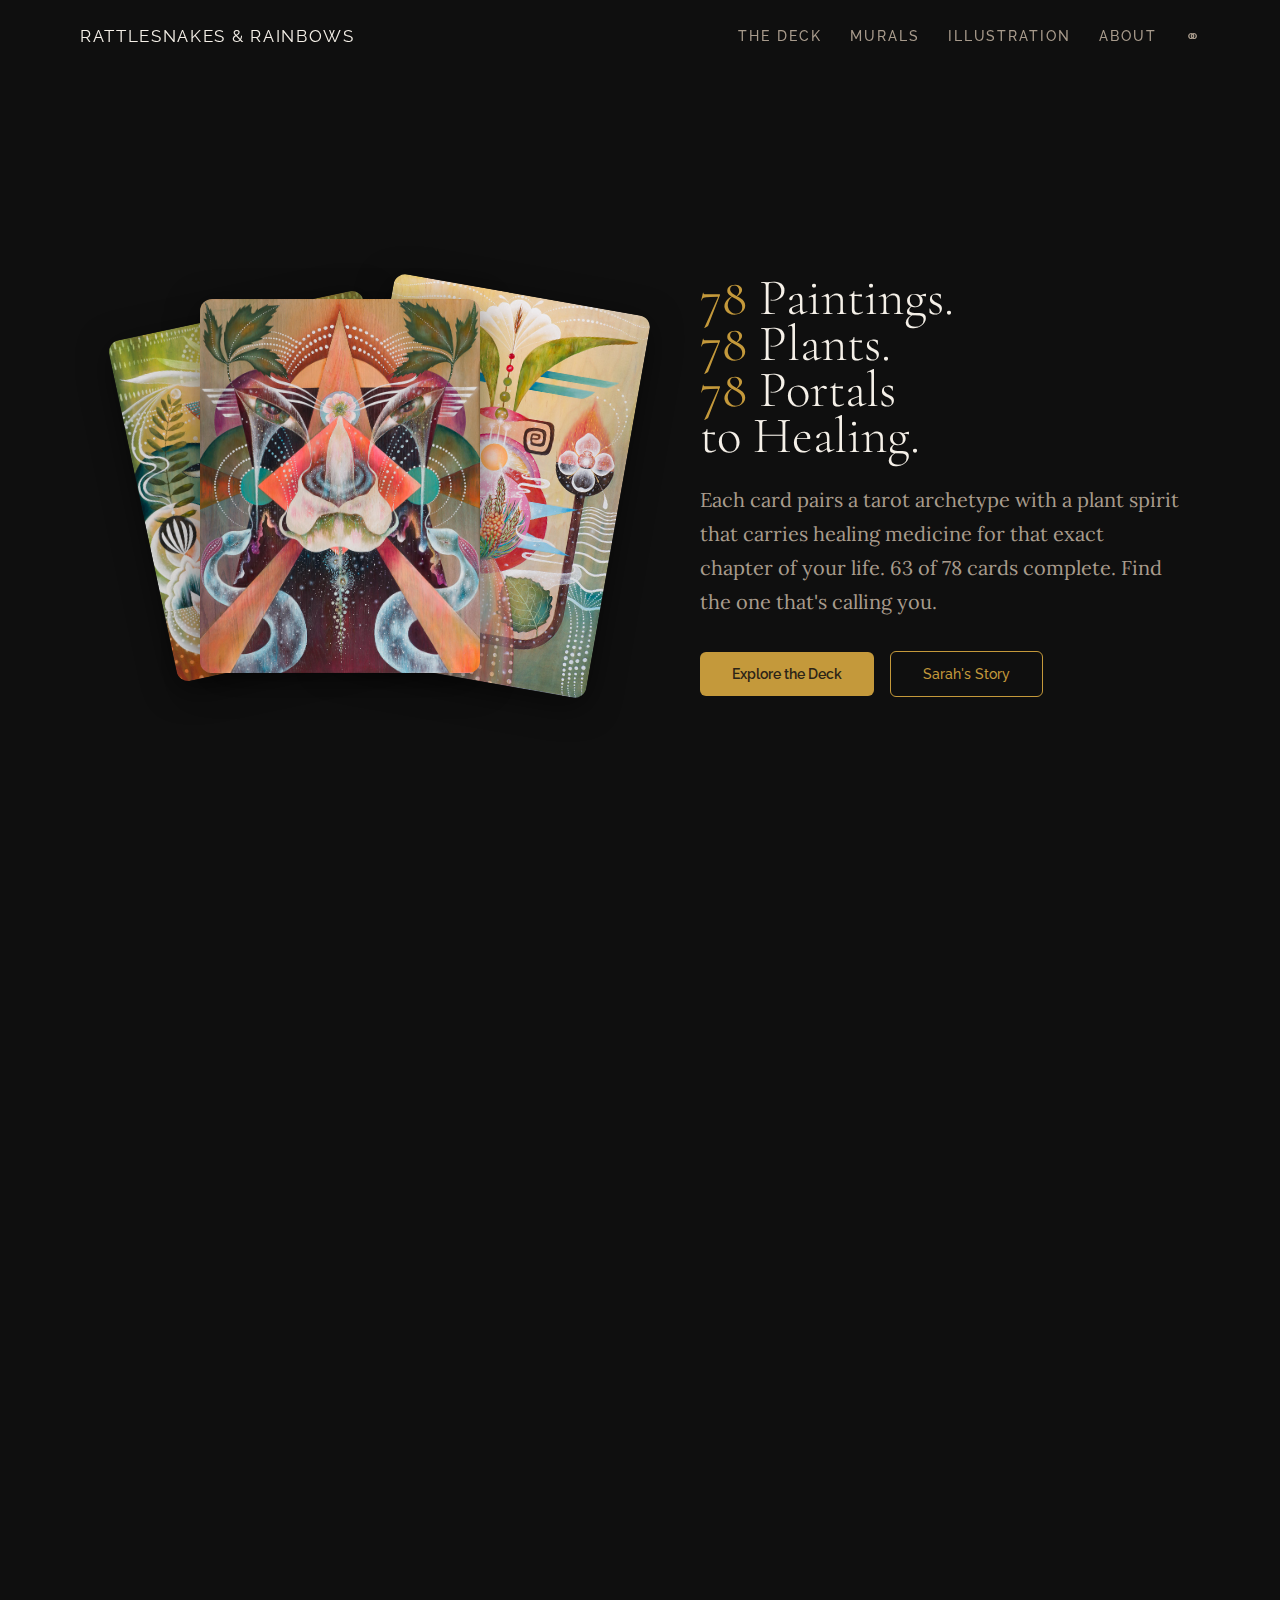
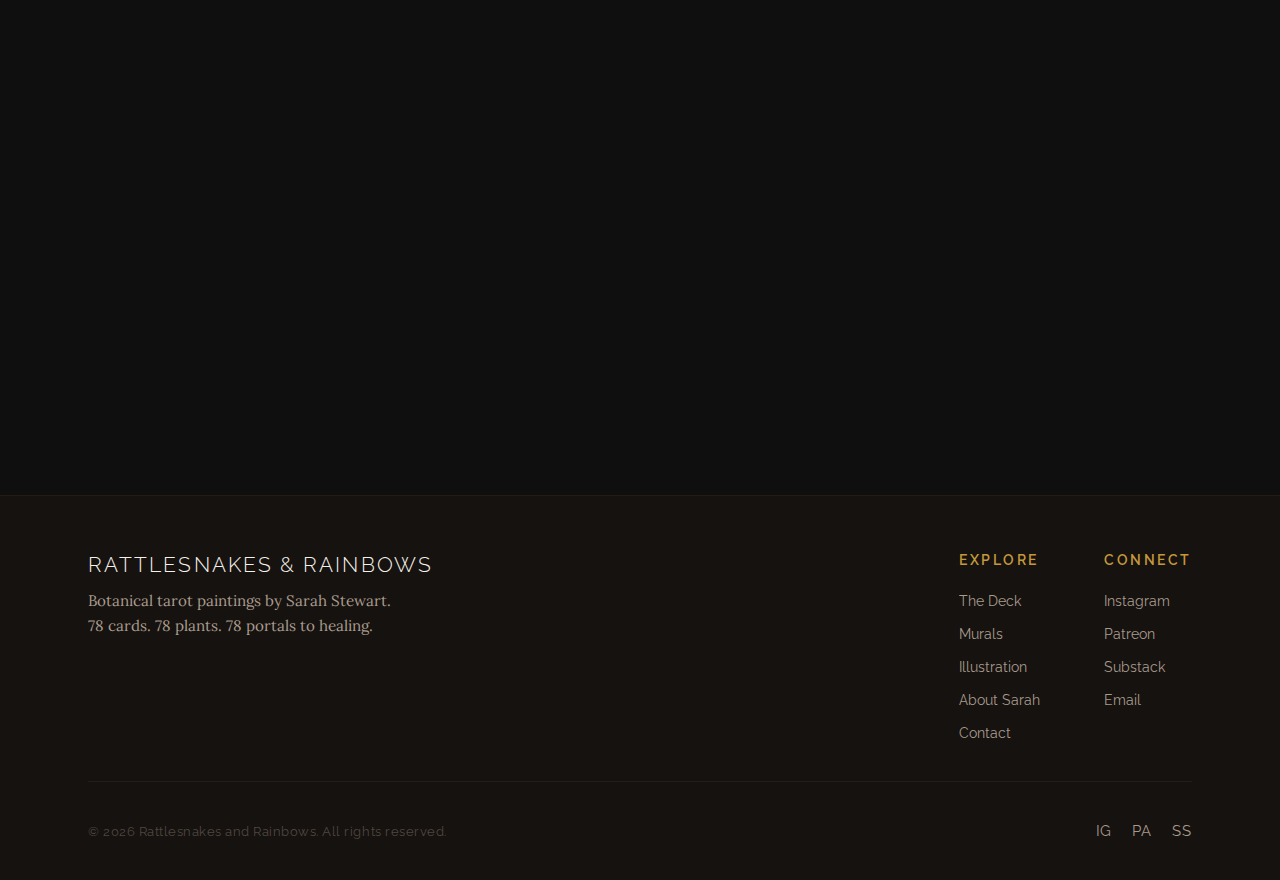
<file: index.html>
<!DOCTYPE html>
<html lang="en">
<head>
  <meta charset="UTF-8">
  <meta name="viewport" content="width=device-width, initial-scale=1.0, maximum-scale=1.0, user-scalable=no">
  <meta name="description" content="Rattlesnakes & Rainbows — 78 botanical tarot paintings by Sarah Stewart. Each card pairs a tarot archetype with a plant spirit and its healing medicine.">
  <title>Rattlesnakes & Rainbows — Botanical Tarot by Sarah Stewart</title>
  <link rel="preconnect" href="https://fonts.googleapis.com">
  <link rel="preconnect" href="https://fonts.gstatic.com" crossorigin>
  <link href="https://fonts.googleapis.com/css2?family=Cormorant+Garamond:ital,wght@0,300;0,400;0,600;0,700;1,300;1,400&family=Lora:ital,wght@0,400;0,500;0,600;1,400;1,500&family=Raleway:wght@300;400;500;600;700&display=swap" rel="stylesheet">
  <link rel="stylesheet" href="css/main.css?v=7">
  <link rel="stylesheet" href="css/pages/home.css?v=7">
</head>
<body>

  <a class="skip-link" href="#main-content">Skip to main content</a>

  <nav class="site-nav" aria-label="Main navigation">
    <a href="index.html" class="site-nav-logo">Rattlesnakes & Rainbows</a>
    <div class="site-nav-links">
      <a href="shop.html">The Deck</a>
      <a href="murals.html">Murals</a>
      <a href="illustration.html">Illustration</a>
      <a href="about.html">About</a>
    </div>
    <button type="button" class="site-nav-cart" aria-label="Shopping cart">&#9901;</button>
    <button type="button" class="nav-hamburger" aria-label="Menu" aria-expanded="false" aria-controls="mobile-menu">
      <span></span><span></span><span></span>
    </button>
  </nav>

  <!-- Mobile menu overlay -->
  <nav class="mobile-menu" id="mobile-menu" aria-hidden="true" aria-label="Mobile navigation">
    <a href="shop.html">The Deck</a>
    <a href="murals.html">Murals</a>
    <a href="illustration.html">Illustration</a>
    <a href="about.html">About</a>
    <a href="contact.html">Contact</a>
  </nav>

  <section class="hero" id="main-content">
    <div class="hero-cards">
      <div class="hero-card">
        <img src="assets/images/cards/hierophant.jpg" alt="The Hierophant — botanical tarot painting">
      </div>
      <div class="hero-card">
        <img src="assets/images/cards/death-card.jpg" alt="The Death Card — botanical tarot painting">
      </div>
      <div class="hero-card">
        <img src="assets/images/cards/fool.jpg" alt="The Fool — botanical tarot painting">
      </div>
    </div>
    <div class="hero-text">
      <h1 class="hero-headline">
        <span class="num">78</span> Paintings.<br>
        <span class="num">78</span> Plants.<br>
        <span class="num">78</span> Portals<br>
        to Healing.
      </h1>
      <p class="hero-body">
        Each card pairs a tarot archetype with a plant spirit that carries healing medicine for that exact chapter of your life. 63 of 78 cards complete. Find the one that's calling you.
      </p>
      <div class="hero-cta-row">
        <a class="btn btn-primary" href="shop.html">Explore the Deck</a>
        <a class="btn btn-secondary" href="about.html">Sarah's Story</a>
      </div>
    </div>
  </section>

  <section class="philosophy-bridge reveal">
    <div class="philosophy-bridge-inner">
      <blockquote class="philosophy-quote">
        "The cards act as a bridge to our subconscious. They become a mirror for us that reflects back the symbols and messages that want to reach us from the spirit realm."
      </blockquote>
      <cite class="philosophy-attribution">Sarah Stewart</cite>
    </div>
  </section>

  <section class="featured-section reveal">
    <div class="featured-inner">
      <div class="featured-header">
        <h2>Featured Cards</h2>
        <p>Begin your journey with these three portals</p>
      </div>
      <div class="featured-grid">
        <!-- Card 1 -->
        <div class="tarot-card">
          <a href="card-death.html">
            <div class="tarot-card-inner">
              <div class="tarot-card-image">
                <img src="assets/images/cards/death-card.jpg" alt="The Death Card" loading="lazy">
              </div>
              <div class="tarot-card-info">
                <div class="tarot-card-name">The Death Card</div>
                <div class="tarot-card-plant">Angels Trumpet, Black Cohosh & Rose</div>
              </div>
            </div>
            <div class="featured-hook">When something must end so something new can begin</div>

          </a>
        </div>
        <!-- Card 2 -->
        <div class="tarot-card">
          <a href="#">
            <div class="tarot-card-inner">
              <div class="tarot-card-image">
                <img src="assets/images/cards/hierophant.jpg" alt="The Hierophant" loading="lazy">
              </div>
              <div class="tarot-card-info">
                <div class="tarot-card-name">The Hierophant</div>
                <div class="tarot-card-plant">Mullein, Boneset & Purple Coneflower</div>
              </div>
            </div>
            <div class="featured-hook">Finding the teacher within the tradition</div>

          </a>
        </div>
        <!-- Card 3 -->
        <div class="tarot-card">
          <a href="#">
            <div class="tarot-card-inner">
              <div class="tarot-card-image">
                <img src="assets/images/cards/fool.jpg" alt="The Fool" loading="lazy">
              </div>
              <div class="tarot-card-info">
                <div class="tarot-card-name">The Fool</div>
                <div class="tarot-card-plant">Clematis & Wild Oat</div>
              </div>
            </div>
            <div class="featured-hook">The leap before the logic</div>

          </a>
        </div>
      </div>
      <div class="featured-cta">
        <a class="btn btn-primary" href="shop.html">Shop the Full Deck</a>
      </div>
    </div>
  </section>

  <section class="murals-preview reveal">
    <div class="murals-preview-inner">
      <div class="murals-preview-text">
        <h2>Sacred Murals</h2>
        <p>Bring the medicine to your walls. Sarah paints large-scale botanical murals that transform spaces into living sanctuaries. From Annie O's Cafe in Charleston to private residences across the Southeast, each mural carries the same healing intention as the tarot paintings.</p>
        <div class="murals-preview-ctas">
          <a class="btn btn-secondary" href="murals.html">View Mural Portfolio</a>
          <a class="btn btn-secondary" href="contact.html">Commission a Mural</a>
        </div>
      </div>
      <div class="murals-preview-images">
        <img src="assets/images/murals/mural-6.jpg" alt="Annie O's Cafe interior with geometric mural, Charleston SC" loading="lazy">
        <img src="assets/images/murals/mural-7.jpg" alt="Mushroom Barn Quilt mural" loading="lazy">
        <img src="assets/images/murals/mural-5.jpg" alt="Snake and botanicals mural in private residence" loading="lazy">
        <img src="assets/images/murals/mural-2.jpg" alt="Pink Spoonbill mural by Sarah Stewart" loading="lazy">
        <img src="assets/images/murals/mural-8.jpg" alt="Botanical mural on building exterior, 4610 Spruil" loading="lazy">
        <img src="assets/images/murals/mural-3.jpg" alt="Moroccan Horses mural by Sarah Stewart" loading="lazy">
        <img src="assets/images/murals/mural-1.jpg" alt="Geometric mural on storefront entrance by Sarah Stewart" loading="lazy">
        <img src="assets/images/murals/mural-4.jpg" alt="Folly Beach mural by Sarah Stewart" loading="lazy">
      </div>
    </div>
  </section>

  <section class="section section--dark reveal">
    <div class="section-inner" style="text-align: center;">
      <div class="signup-section">
        <h2 class="signup-heading">Follow the Journey</h2>
        <p class="signup-text">15 cards remain. Follow along as the deck comes to life. New card reveals, behind-the-scenes process, and first access when the full 78-card deck publishes.</p>
        <form class="signup-form" action="#" method="post">
          <label for="newsletter-email" class="visually-hidden">Email address</label>
          <input type="email" id="newsletter-email" name="email" placeholder="Your email address" required autocomplete="email">
          <button type="submit">Subscribe</button>
        </form>
      </div>
    </div>
  </section>

  <footer class="site-footer">
    <div class="footer-inner">
      <div class="footer-top">
        <div class="footer-brand">
          <div class="footer-logo">Rattlesnakes & Rainbows</div>
          <p>Botanical tarot paintings by Sarah Stewart. 78 cards. 78 plants. 78 portals to healing.</p>
        </div>
        <div class="footer-col">
          <div class="footer-col-title">Explore</div>
          <a href="shop.html">The Deck</a>
          <a href="murals.html">Murals</a>
          <a href="illustration.html">Illustration</a>
          <a href="about.html">About Sarah</a>
          <a href="contact.html">Contact</a>
        </div>
        <div class="footer-col">
          <div class="footer-col-title">Connect</div>
          <a href="#">Instagram</a>
          <a href="#">Patreon</a>
          <a href="#">Substack</a>
          <a href="#">Email</a>
        </div>
      </div>
      <div class="footer-bottom">
        <div class="footer-copyright">&copy; 2026 Rattlesnakes and Rainbows. All rights reserved.</div>
        <div class="footer-social">
          <a href="#">IG</a>
          <a href="#">PA</a>
          <a href="#">SS</a>
        </div>
      </div>
    </div>
  </footer>

  <script src="js/main.js"></script>
</body>
</html>
</file>
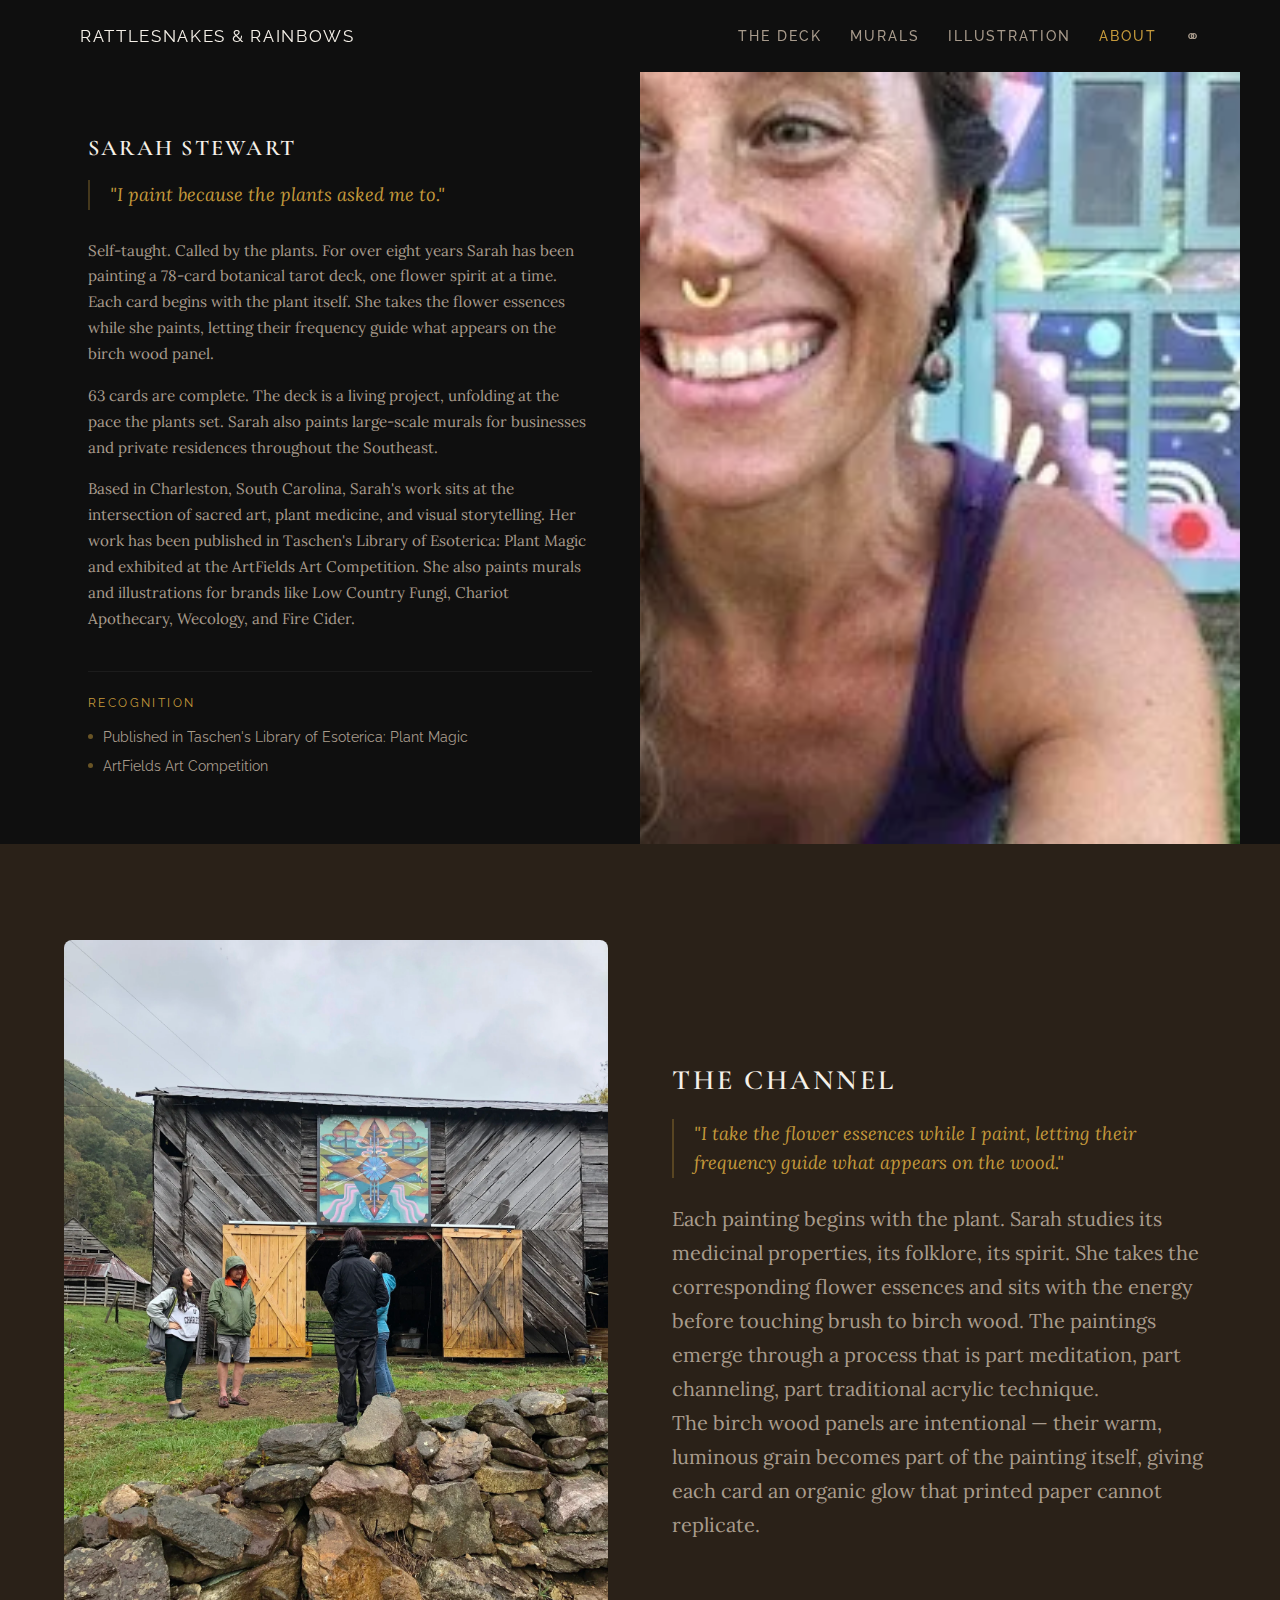
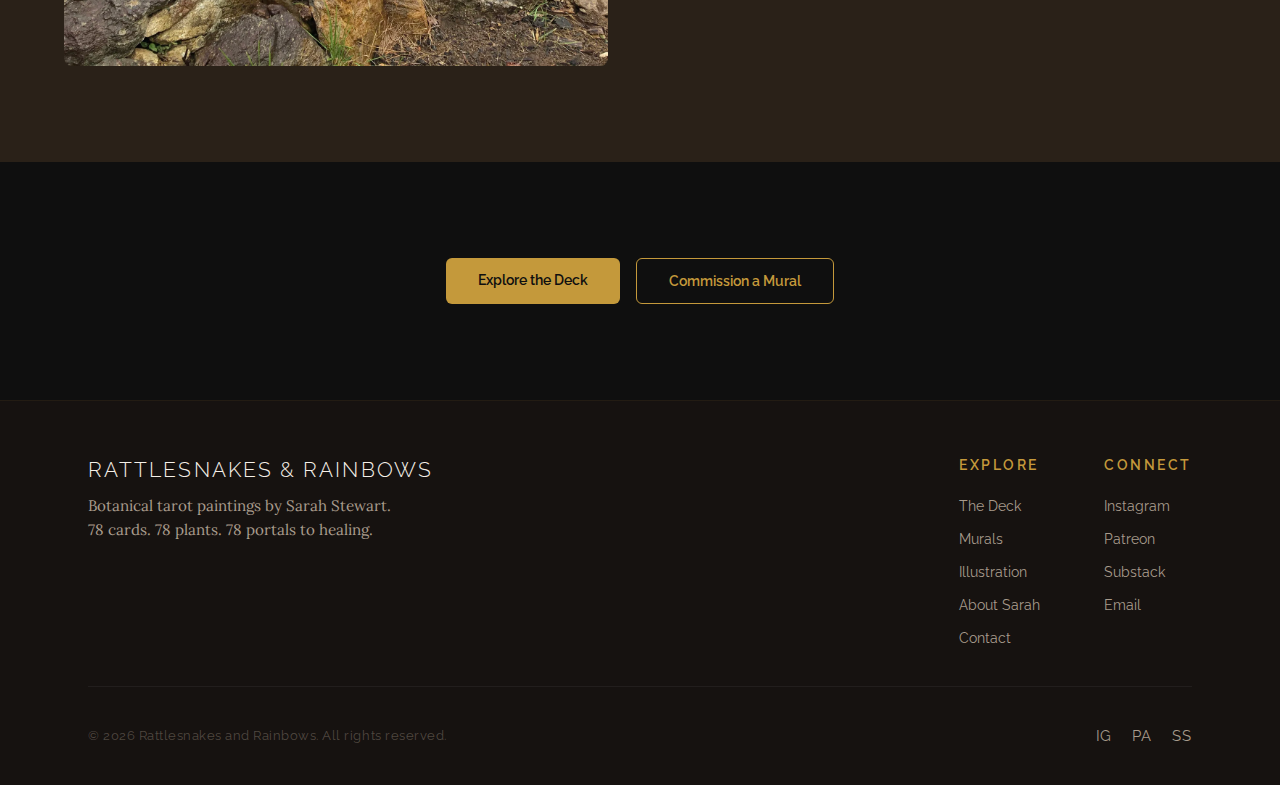
<file: about.html>
<!DOCTYPE html>
<html lang="en">
<head>
  <meta charset="UTF-8">
  <meta name="viewport" content="width=device-width, initial-scale=1.0, maximum-scale=1.0, user-scalable=no">
  <meta name="description" content="Sarah Stewart is a botanical tarot artist based in Charleston, SC. Self-taught and called by the plants, she has spent eight years painting a 78-card tarot deck on birch wood panels.">
  <title>About Sarah Stewart — Rattlesnakes & Rainbows</title>
  <link rel="preconnect" href="https://fonts.googleapis.com">
  <link rel="preconnect" href="https://fonts.gstatic.com" crossorigin>
  <link href="https://fonts.googleapis.com/css2?family=Cormorant+Garamond:ital,wght@0,300;0,400;0,600;0,700;1,300;1,400&family=Lora:ital,wght@0,400;0,500;0,600;1,400;1,500&family=Raleway:wght@300;400;500;600;700&display=swap" rel="stylesheet">
  <link rel="stylesheet" href="css/main.css?v=7">
  <link rel="stylesheet" href="css/pages/about.css?v=7">
</head>
<body>

  <a class="skip-link" href="#main-content">Skip to main content</a>

  <nav class="site-nav" aria-label="Main navigation">
    <a href="index.html" class="site-nav-logo">Rattlesnakes & Rainbows</a>
    <div class="site-nav-links">
      <a href="shop.html">The Deck</a>
      <a href="murals.html">Murals</a>
      <a href="illustration.html">Illustration</a>
      <a href="about.html" class="active">About</a>
    </div>
    <button type="button" class="site-nav-cart" aria-label="Shopping cart">&#9901;</button>
    <button type="button" class="nav-hamburger" aria-label="Menu" aria-expanded="false" aria-controls="mobile-menu">
      <span></span><span></span><span></span>
    </button>
  </nav>

  <!-- Mobile menu overlay -->
  <nav class="mobile-menu" id="mobile-menu" aria-hidden="true" aria-label="Mobile navigation">
    <a href="shop.html">The Deck</a>
    <a href="murals.html">Murals</a>
    <a href="illustration.html">Illustration</a>
    <a href="about.html">About</a>
    <a href="contact.html">Contact</a>
  </nav>

  <main id="main-content" class="about-page">

    <section class="about-hero">
      <div class="about-hero-inner">
        <div class="about-content">
          <h1 class="about-name">Sarah Stewart</h1>
          <blockquote class="about-quote">
            "I paint because the plants asked me to."
          </blockquote>
          <p class="about-bio">
            Self-taught. Called by the plants. For over eight years Sarah has been painting a 78-card botanical tarot deck, one flower spirit at a time. Each card begins with the plant itself. She takes the flower essences while she paints, letting their frequency guide what appears on the birch wood panel.
          </p>
          <p class="about-bio">
            63 cards are complete. The deck is a living project, unfolding at the pace the plants set. Sarah also paints large-scale murals for businesses and private residences throughout the Southeast.
          </p>
          <p class="about-bio">
            Based in Charleston, South Carolina, Sarah's work sits at the intersection of sacred art, plant medicine, and visual storytelling. Her work has been published in Taschen's Library of Esoterica: Plant Magic and exhibited at the ArtFields Art Competition. She also paints murals and illustrations for brands like Low Country Fungi, Chariot Apothecary, Wecology, and Fire Cider.
          </p>
          <div class="about-recognition">
            <div class="about-recognition-label">Recognition</div>
            <ul class="about-recognition-list">
              <li>Published in Taschen's Library of Esoterica: Plant Magic</li>
              <li>ArtFields Art Competition</li>
            </ul>
          </div>
        </div>
        <div class="about-photo">
          <img src="assets/images/sarah-portrait.jpg" alt="Sarah Stewart standing in front of one of her botanical murals" loading="lazy">
        </div>
      </div>
    </section>

    <section class="about-channel reveal">
      <div class="about-channel-inner">
        <div class="about-channel-image">
          <img src="assets/images/murals/mushroom-barn-quilt/02.jpg" alt="Sarah painting the Mushroom Barn Quilt mural" loading="lazy">
        </div>
        <div class="about-channel-text">
          <h2>The Channel</h2>
          <blockquote>
            "I take the flower essences while I paint, letting their frequency guide what appears on the wood."
          </blockquote>
          <p>
            Each painting begins with the plant. Sarah studies its medicinal properties, its folklore, its spirit. She takes the corresponding flower essences and sits with the energy before touching brush to birch wood. The paintings emerge through a process that is part meditation, part channeling, part traditional acrylic technique.
          </p>
          <p>
            The birch wood panels are intentional — their warm, luminous grain becomes part of the painting itself, giving each card an organic glow that printed paper cannot replicate.
          </p>
        </div>
      </div>
    </section>

    <section class="about-ctas">
      <div class="section-inner" style="text-align: center;">
        <div class="btn-row">
          <a class="btn btn-primary" href="shop.html">Explore the Deck</a>
          <a class="btn btn-secondary" href="murals.html">Commission a Mural</a>
        </div>
      </div>
    </section>

  </main>

  <footer class="site-footer">
    <div class="footer-inner">
      <div class="footer-top">
        <div class="footer-brand">
          <div class="footer-logo">Rattlesnakes & Rainbows</div>
          <p>Botanical tarot paintings by Sarah Stewart. 78 cards. 78 plants. 78 portals to healing.</p>
        </div>
        <div class="footer-col">
          <div class="footer-col-title">Explore</div>
          <a href="shop.html">The Deck</a>
          <a href="murals.html">Murals</a>
          <a href="illustration.html">Illustration</a>
          <a href="about.html">About Sarah</a>
          <a href="contact.html">Contact</a>
        </div>
        <div class="footer-col">
          <div class="footer-col-title">Connect</div>
          <a href="#">Instagram</a>
          <a href="#">Patreon</a>
          <a href="#">Substack</a>
          <a href="#">Email</a>
        </div>
      </div>
      <div class="footer-bottom">
        <div class="footer-copyright">&copy; 2026 Rattlesnakes and Rainbows. All rights reserved.</div>
        <div class="footer-social">
          <a href="#">IG</a>
          <a href="#">PA</a>
          <a href="#">SS</a>
        </div>
      </div>
    </div>
  </footer>

  <script src="js/main.js"></script>
</body>
</html>
</file>
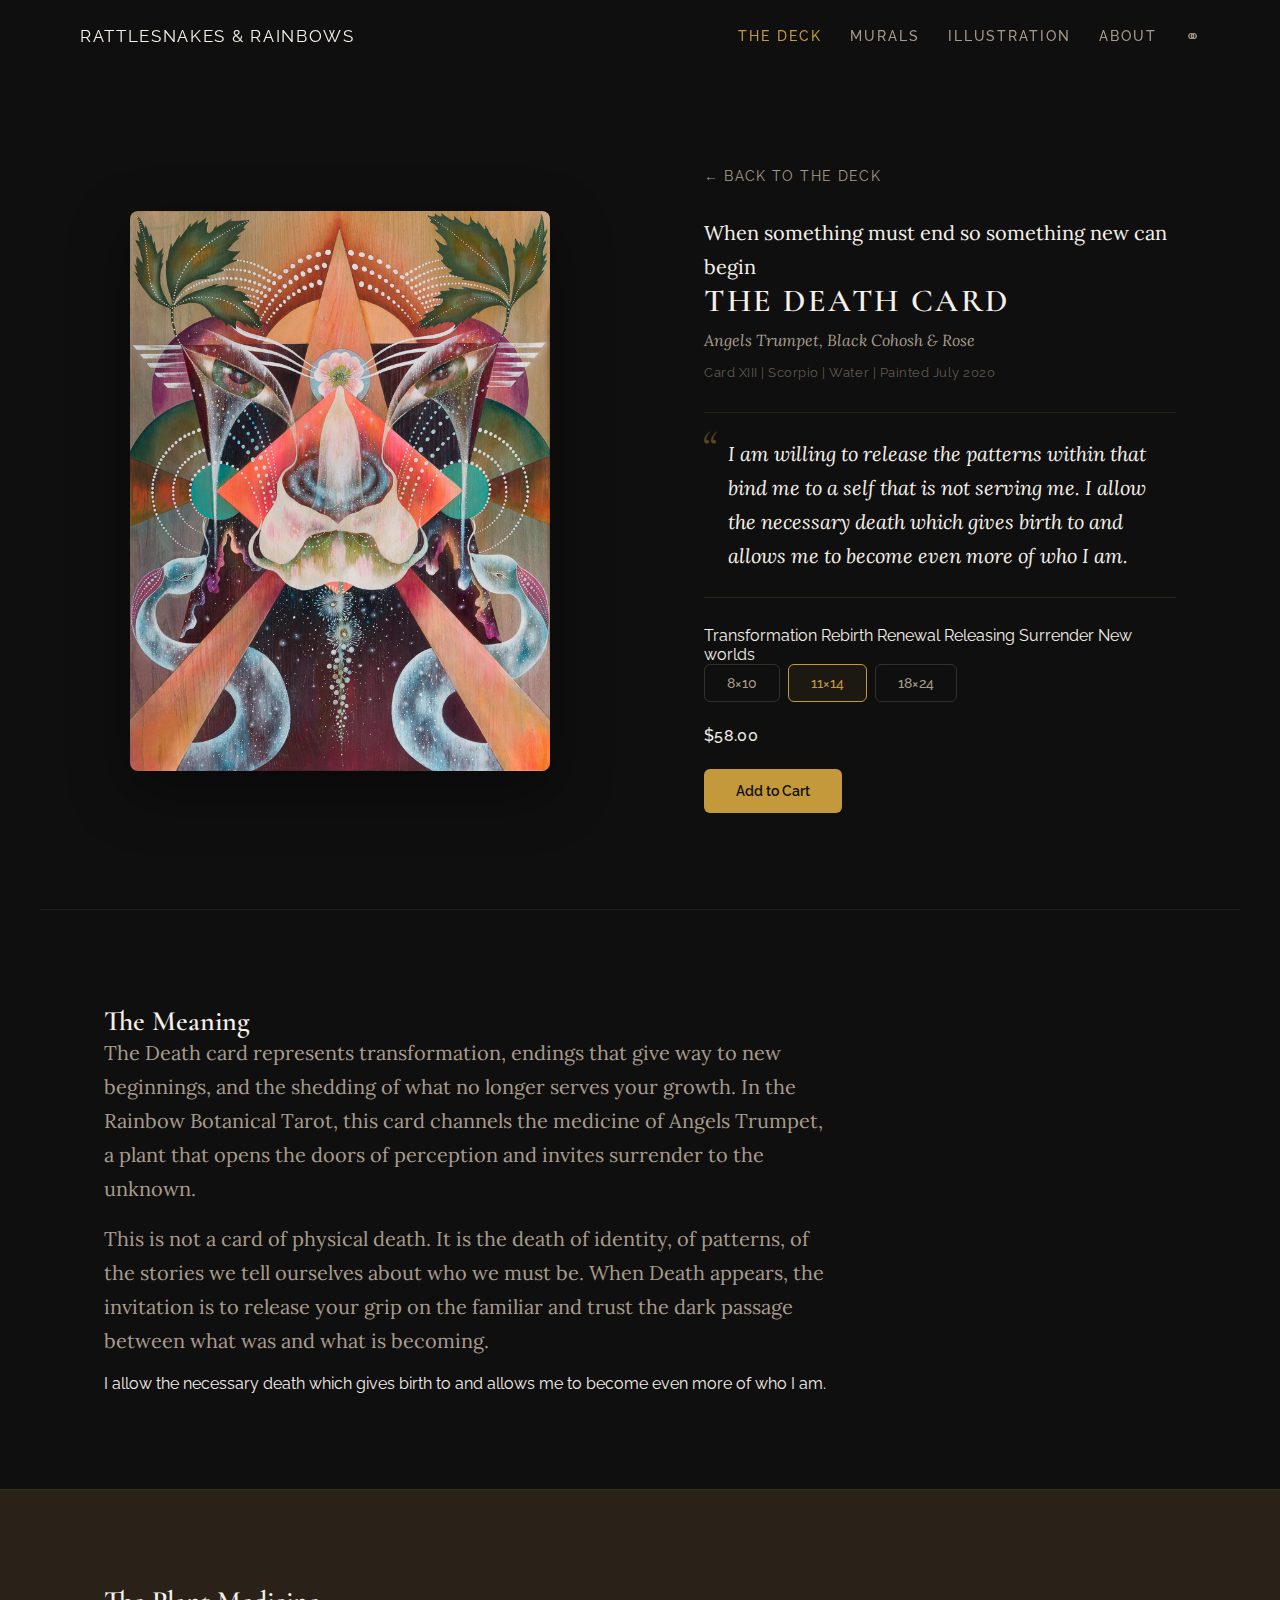
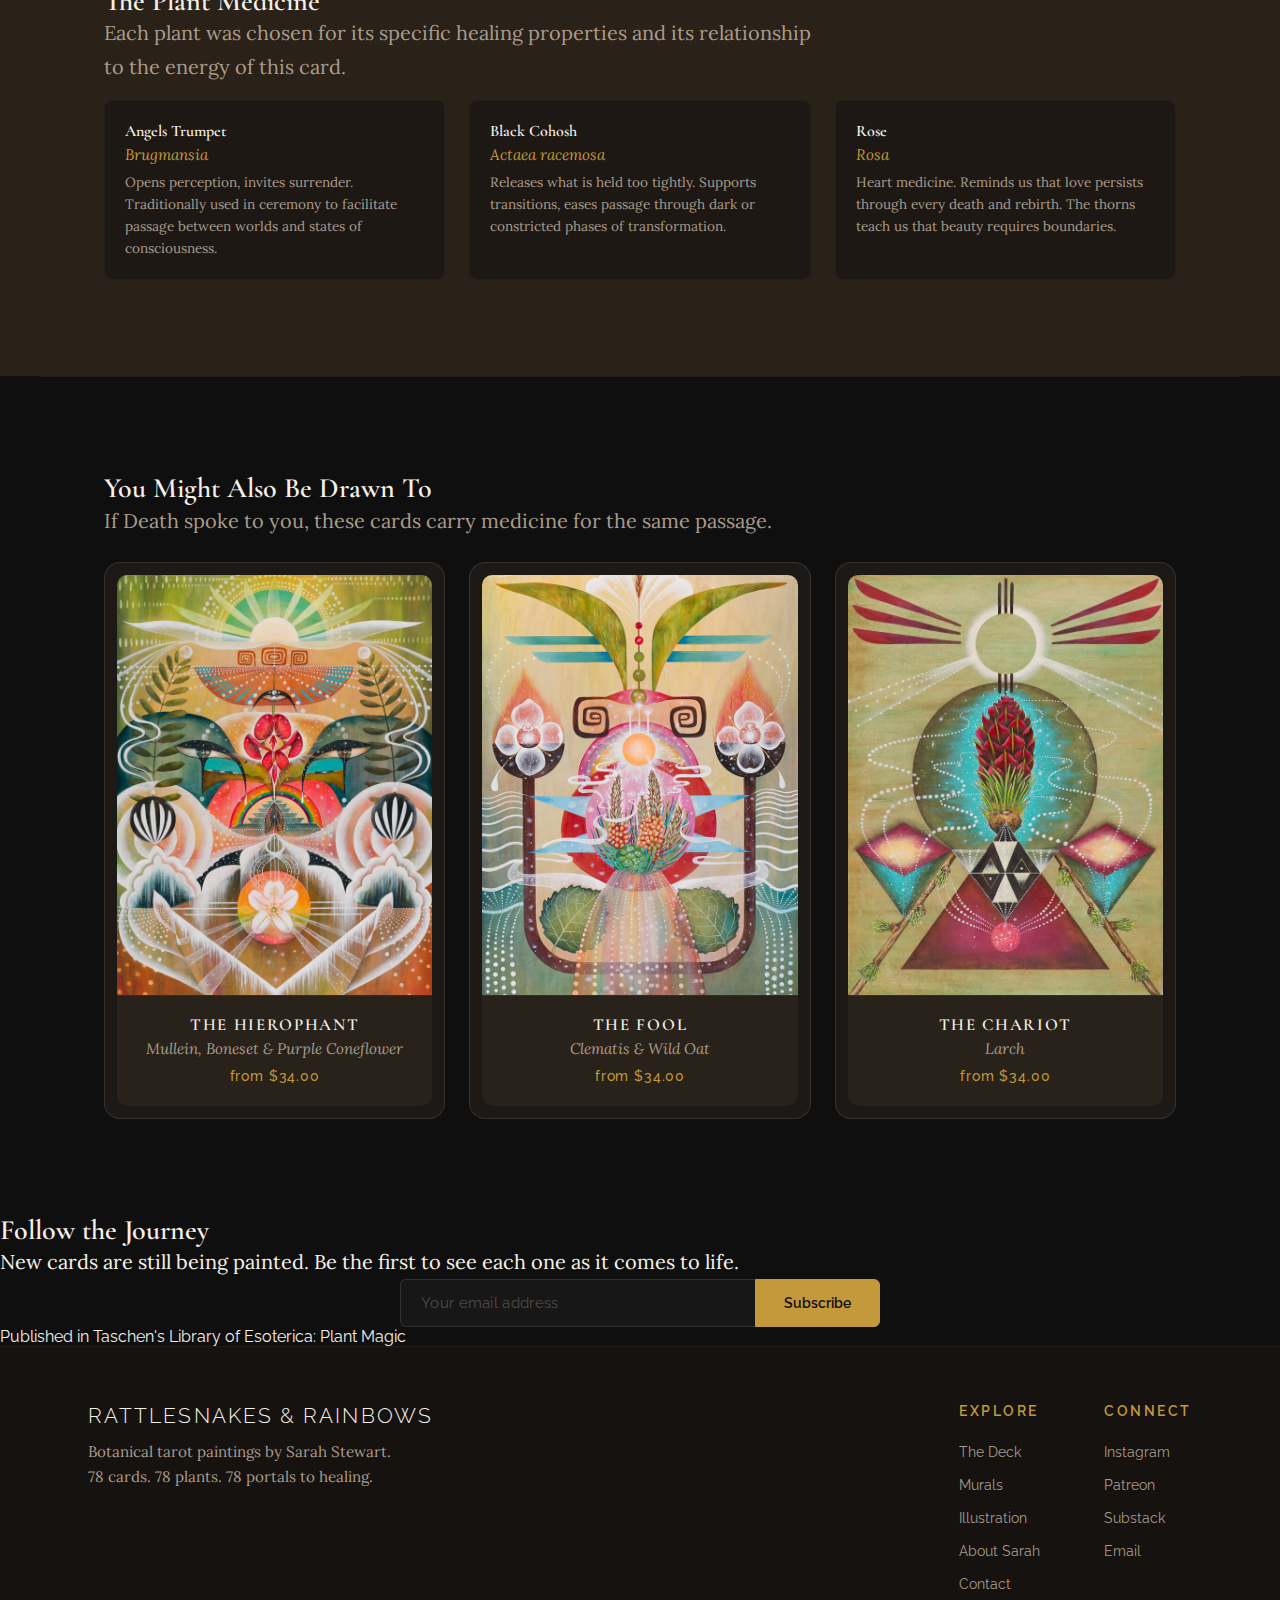
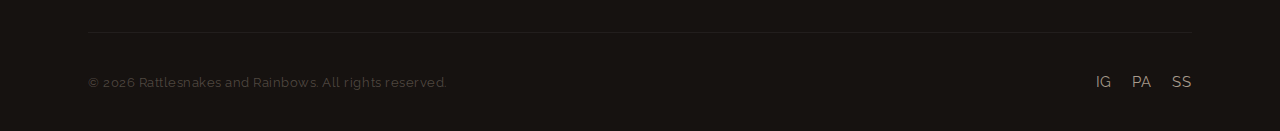
<file: card-death.html>
<!DOCTYPE html>
<html lang="en">
<head>
  <meta charset="UTF-8">
  <meta name="viewport" content="width=device-width, initial-scale=1.0, maximum-scale=1.0, user-scalable=no">
  <meta name="description" content="The Death Card — Angels Trumpet, Black Cohosh & Rose. A botanical tarot painting on birch wood by Sarah Stewart. Transformation, endings, and new beginnings.">
  <title>The Death Card — Rattlesnakes & Rainbows</title>
  <link rel="preconnect" href="https://fonts.googleapis.com">
  <link rel="preconnect" href="https://fonts.gstatic.com" crossorigin>
  <link href="https://fonts.googleapis.com/css2?family=Cormorant+Garamond:ital,wght@0,300;0,400;0,600;0,700;1,300;1,400&family=Lora:ital,wght@0,400;0,500;0,600;1,400;1,500&family=Raleway:wght@300;400;500;600;700&display=swap" rel="stylesheet">
  <link rel="stylesheet" href="css/main.css?v=7">
  <link rel="stylesheet" href="css/pages/product.css?v=7">
</head>
<body>

  <a class="skip-link" href="#main-content">Skip to main content</a>

  <nav class="site-nav" aria-label="Main navigation">
    <a href="index.html" class="site-nav-logo">Rattlesnakes & Rainbows</a>
    <div class="site-nav-links">
      <a href="shop.html" class="active">The Deck</a>
      <a href="murals.html">Murals</a>
      <a href="illustration.html">Illustration</a>
      <a href="about.html">About</a>
    </div>
    <button type="button" class="site-nav-cart" aria-label="Shopping cart">&#9901;</button>
    <button type="button" class="nav-hamburger" aria-label="Menu" aria-expanded="false" aria-controls="mobile-menu">
      <span></span><span></span><span></span>
    </button>
  </nav>

  <!-- Mobile menu overlay -->
  <nav class="mobile-menu" id="mobile-menu" aria-hidden="true" aria-label="Mobile navigation">
    <a href="shop.html">The Deck</a>
    <a href="murals.html">Murals</a>
    <a href="illustration.html">Illustration</a>
    <a href="about.html">About</a>
    <a href="contact.html">Contact</a>
  </nav>

  <main id="main-content" class="product-page">
    <div class="detail-page">
      <!-- Top section: image + info -->
      <div class="detail-top">
        <div class="detail-image">
          <img src="assets/images/cards/death-card.jpg" alt="The Death Card — botanical tarot painting on birch wood by Sarah Stewart" loading="lazy">
        </div>
        <div class="detail-info">
          <a href="shop.html" class="detail-back">&larr; Back to The Deck</a>
          <p class="detail-hook">When something must end so something new can begin</p>
          <h1 class="detail-card-name">The Death Card</h1>
          <p class="detail-plants">Angels Trumpet, Black Cohosh & Rose</p>
          <p class="detail-meta">Card XIII | Scorpio | Water | Painted July 2020</p>

          <div class="detail-affirmation">
            <p>I am willing to release the patterns within that bind me to a self that is not serving me. I allow the necessary death which gives birth to and allows me to become even more of who I am.</p>
          </div>

          <div class="detail-themes" aria-label="Key themes">
            <span class="detail-theme-tag">Transformation</span>
            <span class="detail-theme-tag">Rebirth</span>
            <span class="detail-theme-tag">Renewal</span>
            <span class="detail-theme-tag">Releasing</span>
            <span class="detail-theme-tag">Surrender</span>
            <span class="detail-theme-tag">New worlds</span>
          </div>

          <div class="size-selector" role="group" aria-label="Print size" data-prices='{"8x10":"$34.00","11x14":"$58.00","18x24":"$95.00"}'>
            <button type="button" class="size-option" aria-pressed="false" data-size="8x10">8&times;10</button>
            <button type="button" class="size-option selected" aria-pressed="true" data-size="11x14">11&times;14</button>
            <button type="button" class="size-option" aria-pressed="false" data-size="18x24">18&times;24</button>
          </div>

          <p class="detail-price">$58.00</p>

          <div class="btn-row">
            <a class="btn btn-primary" href="#">Add to Cart</a>
          </div>
        </div>
      </div>

      <!-- The Meaning -->
      <div class="detail-content-section">
        <h2>The Meaning</h2>
        <p>The Death card represents transformation, endings that give way to new beginnings, and the shedding of what no longer serves your growth. In the Rainbow Botanical Tarot, this card channels the medicine of Angels Trumpet, a plant that opens the doors of perception and invites surrender to the unknown.</p>
        <p>This is not a card of physical death. It is the death of identity, of patterns, of the stories we tell ourselves about who we must be. When Death appears, the invitation is to release your grip on the familiar and trust the dark passage between what was and what is becoming.</p>
        <blockquote class="detail-core-message">
          I allow the necessary death which gives birth to and allows me to become even more of who I am.
        </blockquote>
      </div>

      <!-- The Plant Medicine -->
      <div class="detail-content-section warm-bg">
        <h2>The Plant Medicine</h2>
        <p class="plant-intro">Each plant was chosen for its specific healing properties and its relationship to the energy of this card.</p>
        <ul class="plant-list">
          <li class="plant-item">
            <div class="plant-item-name">Angels Trumpet</div>
            <div class="plant-item-latin">Brugmansia</div>
            <div class="plant-item-desc">Opens perception, invites surrender. Traditionally used in ceremony to facilitate passage between worlds and states of consciousness.</div>
          </li>
          <li class="plant-item">
            <div class="plant-item-name">Black Cohosh</div>
            <div class="plant-item-latin">Actaea racemosa</div>
            <div class="plant-item-desc">Releases what is held too tightly. Supports transitions, eases passage through dark or constricted phases of transformation.</div>
          </li>
          <li class="plant-item">
            <div class="plant-item-name">Rose</div>
            <div class="plant-item-latin">Rosa</div>
            <div class="plant-item-desc">Heart medicine. Reminds us that love persists through every death and rebirth. The thorns teach us that beauty requires boundaries.</div>
          </li>
        </ul>
      </div>

      <!-- Related Cards -->
      <div class="detail-content-section">
        <h2>You Might Also Be Drawn To</h2>
        <p class="related-intro">If Death spoke to you, these cards carry medicine for the same passage.</p>
        <div class="related-cards">
          <div class="tarot-card">
            <a href="#">
              <div class="tarot-card-inner">
                <div class="tarot-card-image">
                  <img src="assets/images/cards/hierophant.jpg" alt="The Hierophant" loading="lazy">
                </div>
                <div class="tarot-card-info">
                  <div class="tarot-card-name">The Hierophant</div>
                  <div class="tarot-card-plant">Mullein, Boneset & Purple Coneflower</div>
                  <div class="tarot-card-price">from $34.00</div>
                </div>
              </div>
            </a>
          </div>
          <div class="tarot-card">
            <a href="#">
              <div class="tarot-card-inner">
                <div class="tarot-card-image">
                  <img src="assets/images/cards/fool.jpg" alt="The Fool" loading="lazy">
                </div>
                <div class="tarot-card-info">
                  <div class="tarot-card-name">The Fool</div>
                  <div class="tarot-card-plant">Clematis & Wild Oat</div>
                  <div class="tarot-card-price">from $34.00</div>
                </div>
              </div>
            </a>
          </div>
          <div class="tarot-card">
            <a href="#">
              <div class="tarot-card-inner">
                <div class="tarot-card-image">
                  <img src="assets/images/cards/chariot.jpg" alt="The Chariot" loading="lazy">
                </div>
                <div class="tarot-card-info">
                  <div class="tarot-card-name">The Chariot</div>
                  <div class="tarot-card-plant">Larch</div>
                  <div class="tarot-card-price">from $34.00</div>
                </div>
              </div>
            </a>
          </div>
        </div>
      </div>

      <!-- Email Signup -->
      <div class="detail-signup">
        <h2>Follow the Journey</h2>
        <p>New cards are still being painted. Be the first to see each one as it comes to life.</p>
        <form class="signup-form" action="#" method="post">
          <label for="card-email" class="visually-hidden">Email address</label>
          <input type="email" id="card-email" name="email" placeholder="Your email address" required autocomplete="email">
          <button type="submit">Subscribe</button>
        </form>
      </div>

      <!-- Trust badge -->
      <div class="detail-trust">
        Published in Taschen's Library of Esoterica: Plant Magic
      </div>
    </div>
  </main>

  <footer class="site-footer">
    <div class="footer-inner">
      <div class="footer-top">
        <div class="footer-brand">
          <div class="footer-logo">Rattlesnakes & Rainbows</div>
          <p>Botanical tarot paintings by Sarah Stewart. 78 cards. 78 plants. 78 portals to healing.</p>
        </div>
        <div class="footer-col">
          <div class="footer-col-title">Explore</div>
          <a href="shop.html">The Deck</a>
          <a href="murals.html">Murals</a>
          <a href="illustration.html">Illustration</a>
          <a href="about.html">About Sarah</a>
          <a href="contact.html">Contact</a>
        </div>
        <div class="footer-col">
          <div class="footer-col-title">Connect</div>
          <a href="#">Instagram</a>
          <a href="#">Patreon</a>
          <a href="#">Substack</a>
          <a href="#">Email</a>
        </div>
      </div>
      <div class="footer-bottom">
        <div class="footer-copyright">&copy; 2026 Rattlesnakes and Rainbows. All rights reserved.</div>
        <div class="footer-social">
          <a href="#">IG</a>
          <a href="#">PA</a>
          <a href="#">SS</a>
        </div>
      </div>
    </div>
  </footer>

  <script src="js/main.js"></script>
  <script src="js/size-selector.js"></script>
</body>
</html>
</file>
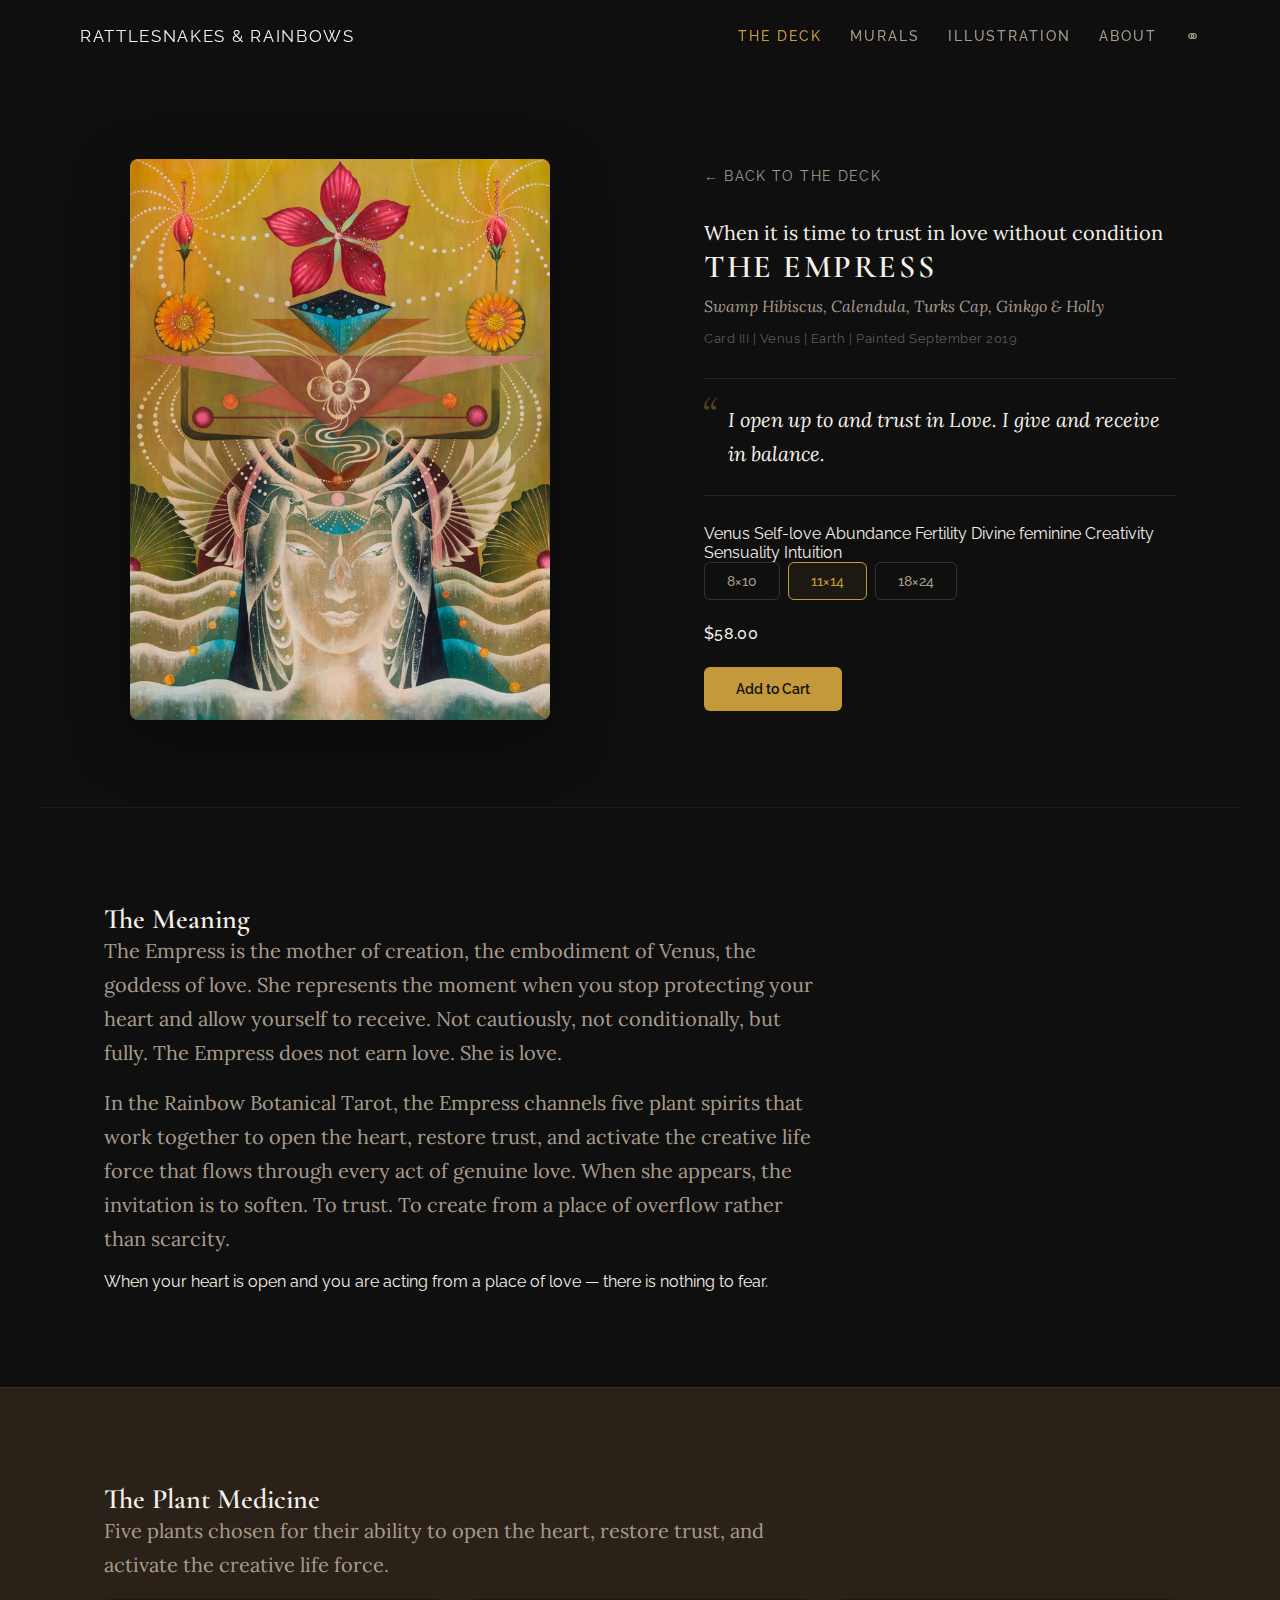
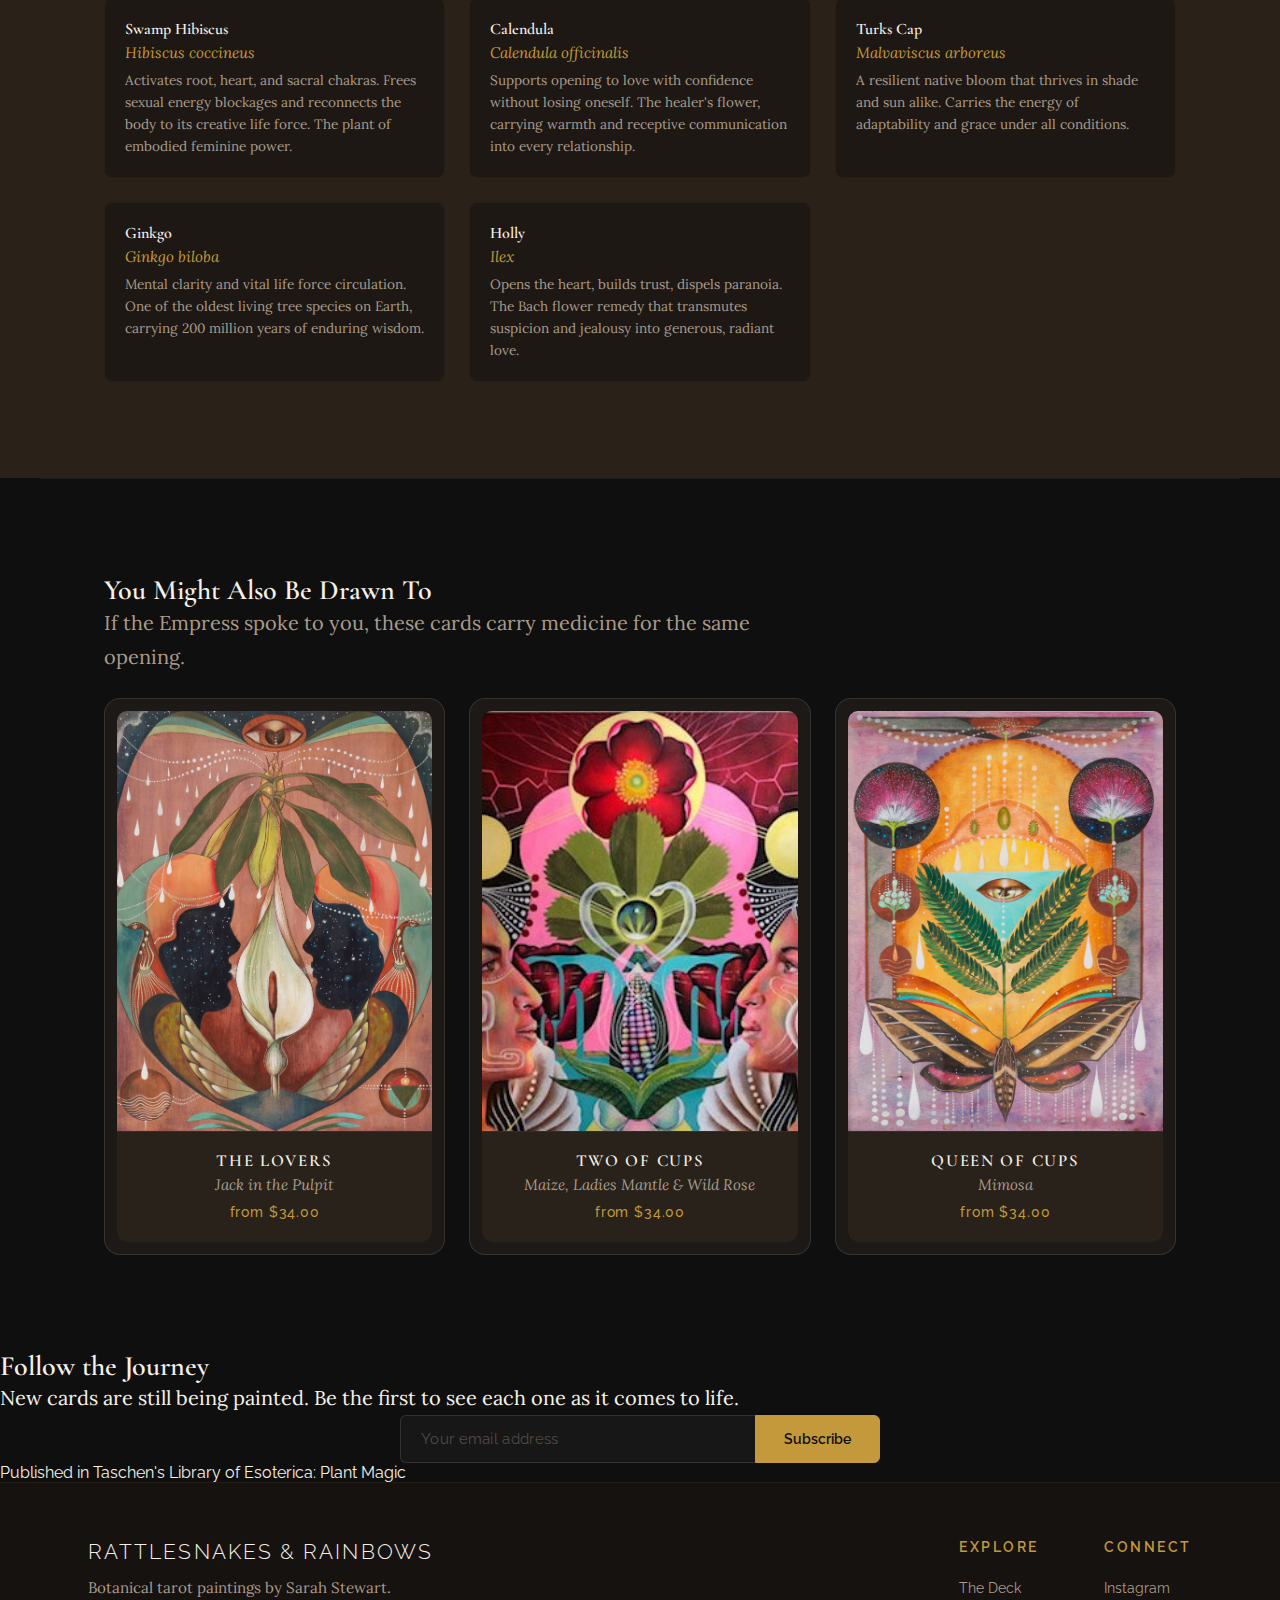
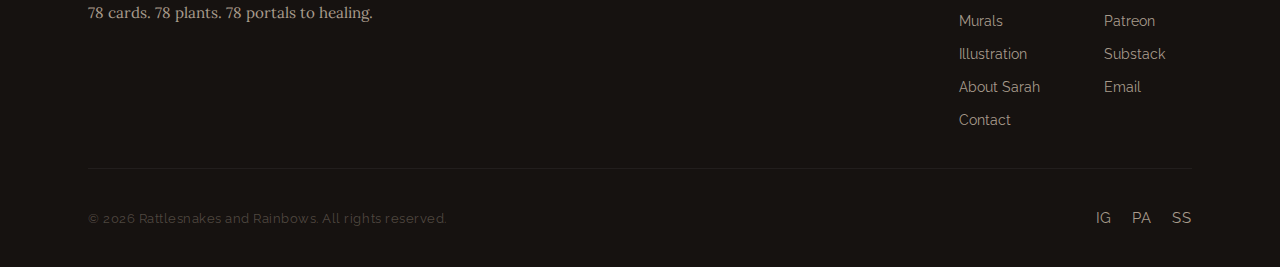
<file: card-empress.html>
<!DOCTYPE html>
<html lang="en">
<head>
  <meta charset="UTF-8">
  <meta name="viewport" content="width=device-width, initial-scale=1.0, maximum-scale=1.0, user-scalable=no">
  <meta name="description" content="The Empress — Swamp Hibiscus, Calendula, Turks Cap, Ginkgo & Holly. A botanical tarot painting on birch wood by Sarah Stewart. Venus, self-love, abundance, and the divine feminine.">
  <title>The Empress — Rattlesnakes & Rainbows</title>
  <link rel="preconnect" href="https://fonts.googleapis.com">
  <link rel="preconnect" href="https://fonts.gstatic.com" crossorigin>
  <link href="https://fonts.googleapis.com/css2?family=Cormorant+Garamond:ital,wght@0,300;0,400;0,600;0,700;1,300;1,400&family=Lora:ital,wght@0,400;0,500;0,600;1,400;1,500&family=Raleway:wght@300;400;500;600;700&display=swap" rel="stylesheet">
  <link rel="stylesheet" href="css/main.css?v=7">
  <link rel="stylesheet" href="css/pages/product.css?v=7">
</head>
<body>

  <a class="skip-link" href="#main-content">Skip to main content</a>

  <nav class="site-nav" aria-label="Main navigation">
    <a href="index.html" class="site-nav-logo">Rattlesnakes & Rainbows</a>
    <div class="site-nav-links">
      <a href="shop.html" class="active">The Deck</a>
      <a href="murals.html">Murals</a>
      <a href="illustration.html">Illustration</a>
      <a href="about.html">About</a>
    </div>
    <button type="button" class="site-nav-cart" aria-label="Shopping cart">&#9901;</button>
    <button type="button" class="nav-hamburger" aria-label="Menu" aria-expanded="false" aria-controls="mobile-menu">
      <span></span><span></span><span></span>
    </button>
  </nav>

  <!-- Mobile menu overlay -->
  <nav class="mobile-menu" id="mobile-menu" aria-hidden="true" aria-label="Mobile navigation">
    <a href="shop.html">The Deck</a>
    <a href="murals.html">Murals</a>
    <a href="illustration.html">Illustration</a>
    <a href="about.html">About</a>
    <a href="contact.html">Contact</a>
  </nav>

  <main id="main-content" class="product-page">
    <div class="detail-page">
      <!-- Top section: image + info -->
      <div class="detail-top">
        <div class="detail-image">
          <img src="assets/images/cards/empress.jpg" alt="The Empress — botanical tarot painting on birch wood by Sarah Stewart" loading="lazy">
        </div>
        <div class="detail-info">
          <a href="shop.html" class="detail-back">&larr; Back to The Deck</a>
          <p class="detail-hook">When it is time to trust in love without condition</p>
          <h1 class="detail-card-name">The Empress</h1>
          <p class="detail-plants">Swamp Hibiscus, Calendula, Turks Cap, Ginkgo & Holly</p>
          <p class="detail-meta">Card III | Venus | Earth | Painted September 2019</p>

          <div class="detail-affirmation">
            <p>I open up to and trust in Love. I give and receive in balance.</p>
          </div>

          <div class="detail-themes" aria-label="Key themes">
            <span class="detail-theme-tag">Venus</span>
            <span class="detail-theme-tag">Self-love</span>
            <span class="detail-theme-tag">Abundance</span>
            <span class="detail-theme-tag">Fertility</span>
            <span class="detail-theme-tag">Divine feminine</span>
            <span class="detail-theme-tag">Creativity</span>
            <span class="detail-theme-tag">Sensuality</span>
            <span class="detail-theme-tag">Intuition</span>
          </div>

          <div class="size-selector" role="group" aria-label="Print size" data-prices='{"8x10":"$34.00","11x14":"$58.00","18x24":"$95.00"}'>
            <button type="button" class="size-option" aria-pressed="false" data-size="8x10">8&times;10</button>
            <button type="button" class="size-option selected" aria-pressed="true" data-size="11x14">11&times;14</button>
            <button type="button" class="size-option" aria-pressed="false" data-size="18x24">18&times;24</button>
          </div>

          <p class="detail-price">$58.00</p>

          <div class="btn-row">
            <a class="btn btn-primary" href="#">Add to Cart</a>
          </div>
        </div>
      </div>

      <!-- The Meaning -->
      <div class="detail-content-section">
        <h2>The Meaning</h2>
        <p>The Empress is the mother of creation, the embodiment of Venus, the goddess of love. She represents the moment when you stop protecting your heart and allow yourself to receive. Not cautiously, not conditionally, but fully. The Empress does not earn love. She is love.</p>
        <p>In the Rainbow Botanical Tarot, the Empress channels five plant spirits that work together to open the heart, restore trust, and activate the creative life force that flows through every act of genuine love. When she appears, the invitation is to soften. To trust. To create from a place of overflow rather than scarcity.</p>
        <blockquote class="detail-core-message">
          When your heart is open and you are acting from a place of love — there is nothing to fear.
        </blockquote>
      </div>

      <!-- The Plant Medicine -->
      <div class="detail-content-section warm-bg">
        <h2>The Plant Medicine</h2>
        <p class="plant-intro">Five plants chosen for their ability to open the heart, restore trust, and activate the creative life force.</p>
        <ul class="plant-list">
          <li class="plant-item">
            <div class="plant-item-name">Swamp Hibiscus</div>
            <div class="plant-item-latin">Hibiscus coccineus</div>
            <div class="plant-item-desc">Activates root, heart, and sacral chakras. Frees sexual energy blockages and reconnects the body to its creative life force. The plant of embodied feminine power.</div>
          </li>
          <li class="plant-item">
            <div class="plant-item-name">Calendula</div>
            <div class="plant-item-latin">Calendula officinalis</div>
            <div class="plant-item-desc">Supports opening to love with confidence without losing oneself. The healer's flower, carrying warmth and receptive communication into every relationship.</div>
          </li>
          <li class="plant-item">
            <div class="plant-item-name">Turks Cap</div>
            <div class="plant-item-latin">Malvaviscus arboreus</div>
            <div class="plant-item-desc">A resilient native bloom that thrives in shade and sun alike. Carries the energy of adaptability and grace under all conditions.</div>
          </li>
          <li class="plant-item">
            <div class="plant-item-name">Ginkgo</div>
            <div class="plant-item-latin">Ginkgo biloba</div>
            <div class="plant-item-desc">Mental clarity and vital life force circulation. One of the oldest living tree species on Earth, carrying 200 million years of enduring wisdom.</div>
          </li>
          <li class="plant-item">
            <div class="plant-item-name">Holly</div>
            <div class="plant-item-latin">Ilex</div>
            <div class="plant-item-desc">Opens the heart, builds trust, dispels paranoia. The Bach flower remedy that transmutes suspicion and jealousy into generous, radiant love.</div>
          </li>
        </ul>
      </div>

      <!-- Related Cards -->
      <div class="detail-content-section">
        <h2>You Might Also Be Drawn To</h2>
        <p class="related-intro">If the Empress spoke to you, these cards carry medicine for the same opening.</p>
        <div class="related-cards">
          <div class="tarot-card">
            <a href="card-death.html">
              <div class="tarot-card-inner">
                <div class="tarot-card-image">
                  <img src="assets/images/cards/lovers.jpg" alt="The Lovers" loading="lazy">
                </div>
                <div class="tarot-card-info">
                  <div class="tarot-card-name">The Lovers</div>
                  <div class="tarot-card-plant">Jack in the Pulpit</div>
                  <div class="tarot-card-price">from $34.00</div>
                </div>
              </div>
            </a>
          </div>
          <div class="tarot-card">
            <a href="#">
              <div class="tarot-card-inner">
                <div class="tarot-card-image">
                  <img src="assets/images/cards/two-of-cups.jpg" alt="Two of Cups" loading="lazy">
                </div>
                <div class="tarot-card-info">
                  <div class="tarot-card-name">Two of Cups</div>
                  <div class="tarot-card-plant">Maize, Ladies Mantle & Wild Rose</div>
                  <div class="tarot-card-price">from $34.00</div>
                </div>
              </div>
            </a>
          </div>
          <div class="tarot-card">
            <a href="#">
              <div class="tarot-card-inner">
                <div class="tarot-card-image">
                  <img src="assets/images/cards/queen-of-cups.jpg" alt="Queen of Cups" loading="lazy">
                </div>
                <div class="tarot-card-info">
                  <div class="tarot-card-name">Queen of Cups</div>
                  <div class="tarot-card-plant">Mimosa</div>
                  <div class="tarot-card-price">from $34.00</div>
                </div>
              </div>
            </a>
          </div>
        </div>
      </div>

      <!-- Email Signup -->
      <div class="detail-signup">
        <h2>Follow the Journey</h2>
        <p>New cards are still being painted. Be the first to see each one as it comes to life.</p>
        <form class="signup-form" action="#" method="post">
          <label for="card-email" class="visually-hidden">Email address</label>
          <input type="email" id="card-email" name="email" placeholder="Your email address" required autocomplete="email">
          <button type="submit">Subscribe</button>
        </form>
      </div>

      <!-- Trust badge -->
      <div class="detail-trust">
        Published in Taschen's Library of Esoterica: Plant Magic
      </div>
    </div>
  </main>

  <footer class="site-footer">
    <div class="footer-inner">
      <div class="footer-top">
        <div class="footer-brand">
          <div class="footer-logo">Rattlesnakes & Rainbows</div>
          <p>Botanical tarot paintings by Sarah Stewart. 78 cards. 78 plants. 78 portals to healing.</p>
        </div>
        <div class="footer-col">
          <div class="footer-col-title">Explore</div>
          <a href="shop.html">The Deck</a>
          <a href="murals.html">Murals</a>
          <a href="illustration.html">Illustration</a>
          <a href="about.html">About Sarah</a>
          <a href="contact.html">Contact</a>
        </div>
        <div class="footer-col">
          <div class="footer-col-title">Connect</div>
          <a href="#">Instagram</a>
          <a href="#">Patreon</a>
          <a href="#">Substack</a>
          <a href="#">Email</a>
        </div>
      </div>
      <div class="footer-bottom">
        <div class="footer-copyright">&copy; 2026 Rattlesnakes and Rainbows. All rights reserved.</div>
        <div class="footer-social">
          <a href="#">IG</a>
          <a href="#">PA</a>
          <a href="#">SS</a>
        </div>
      </div>
    </div>
  </footer>

  <script src="js/main.js"></script>
  <script src="js/size-selector.js"></script>
</body>
</html>
</file>
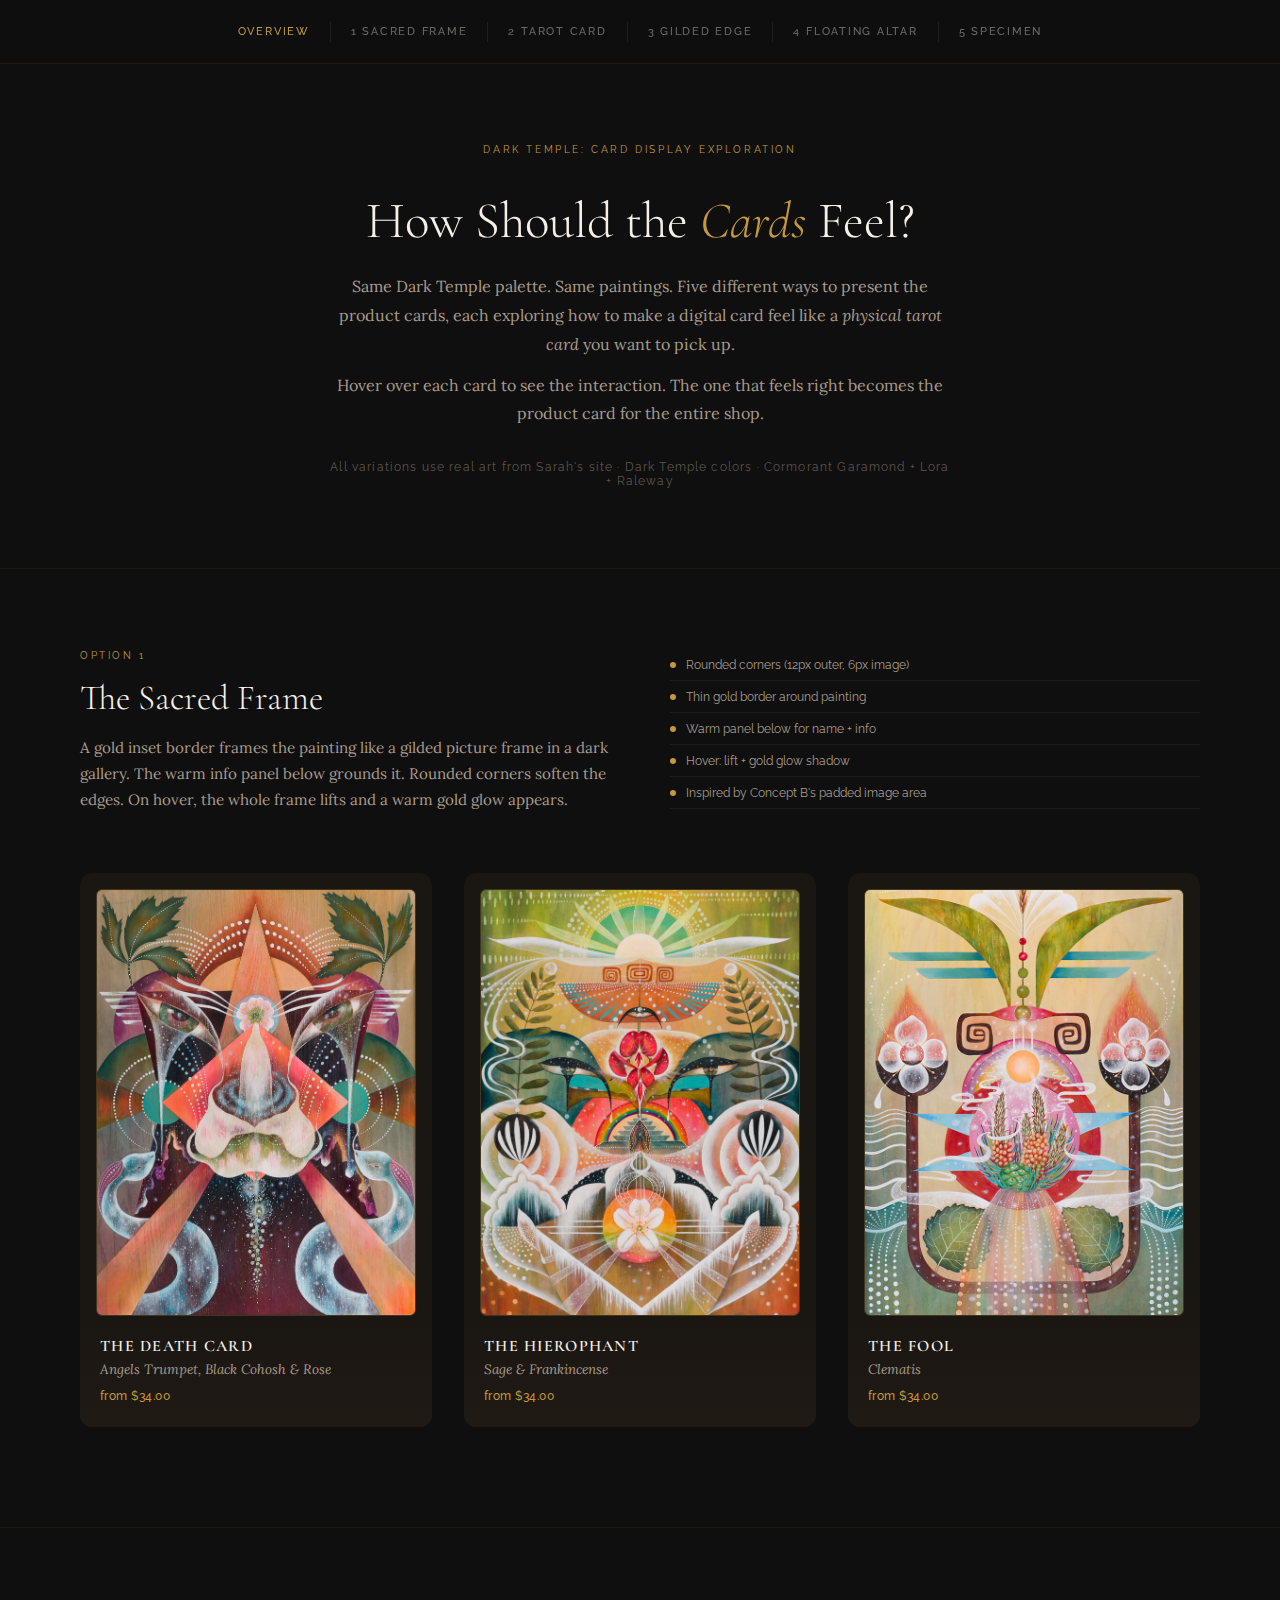
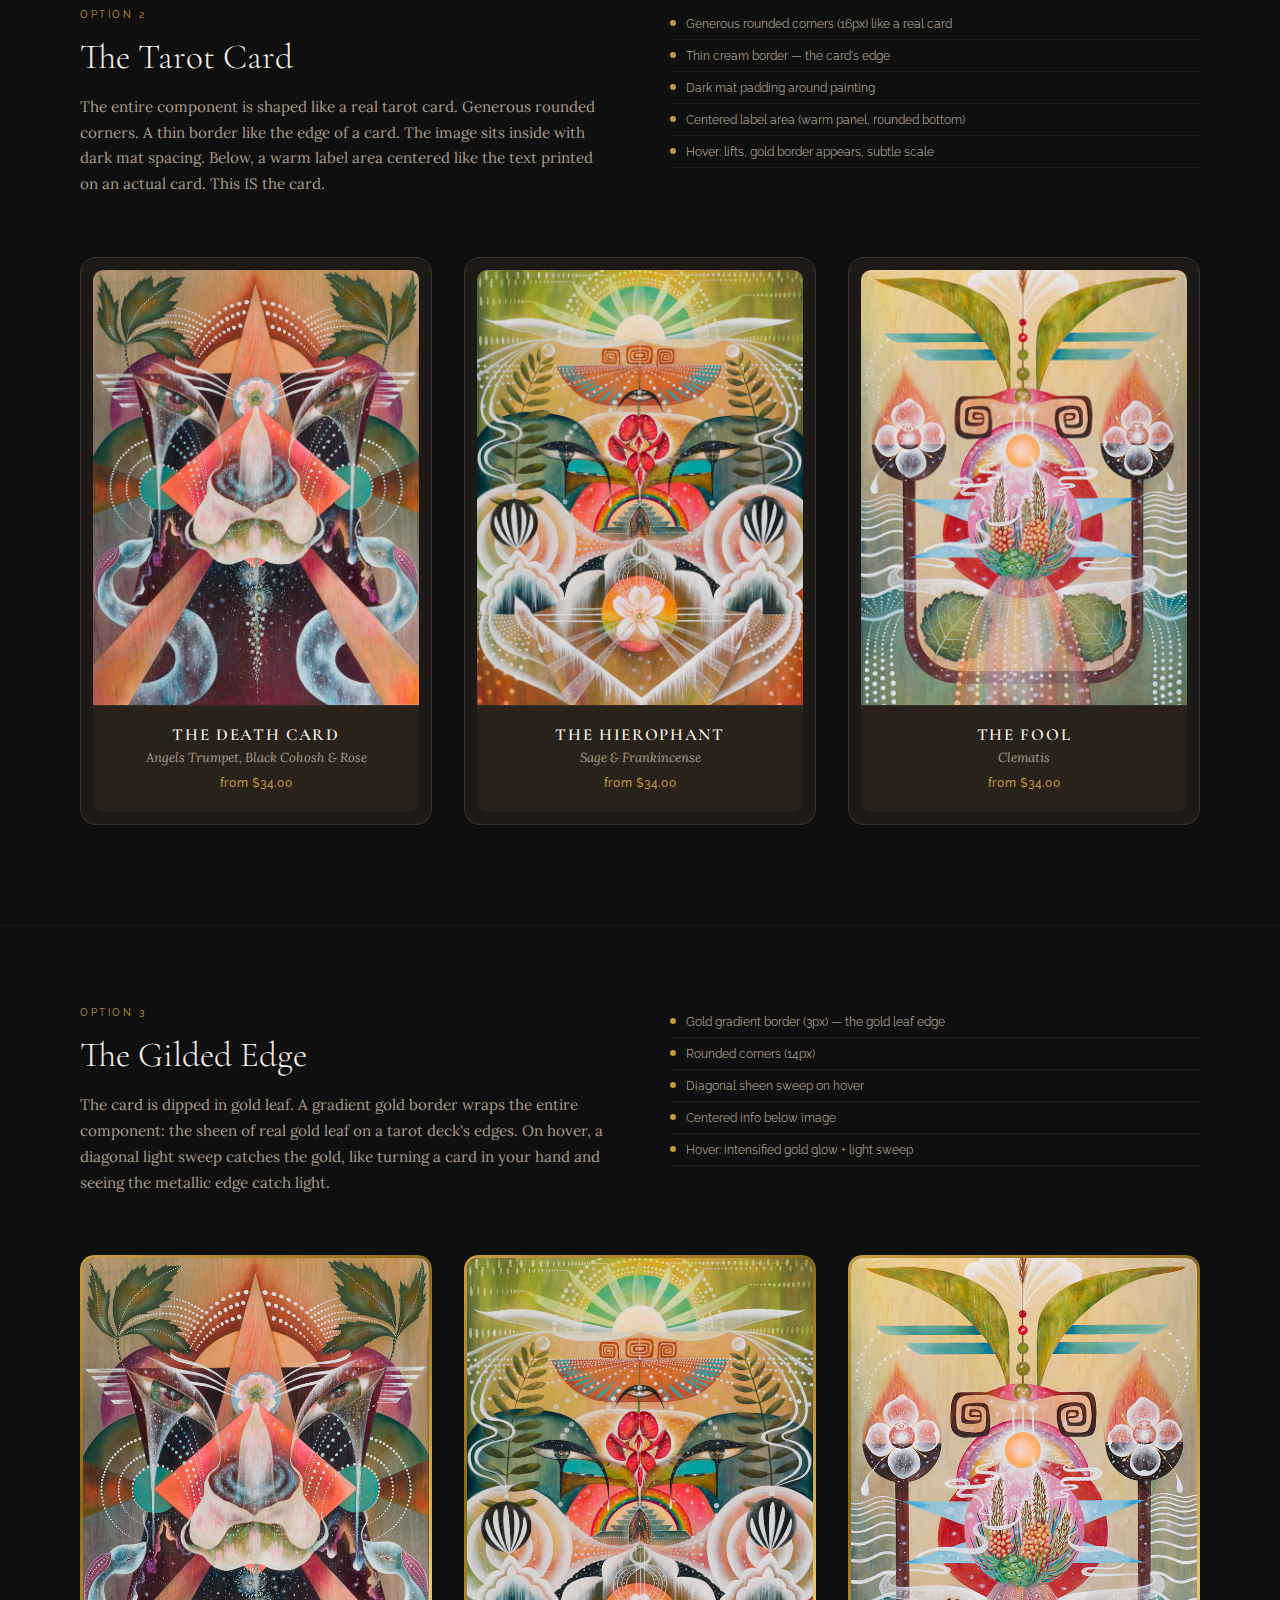
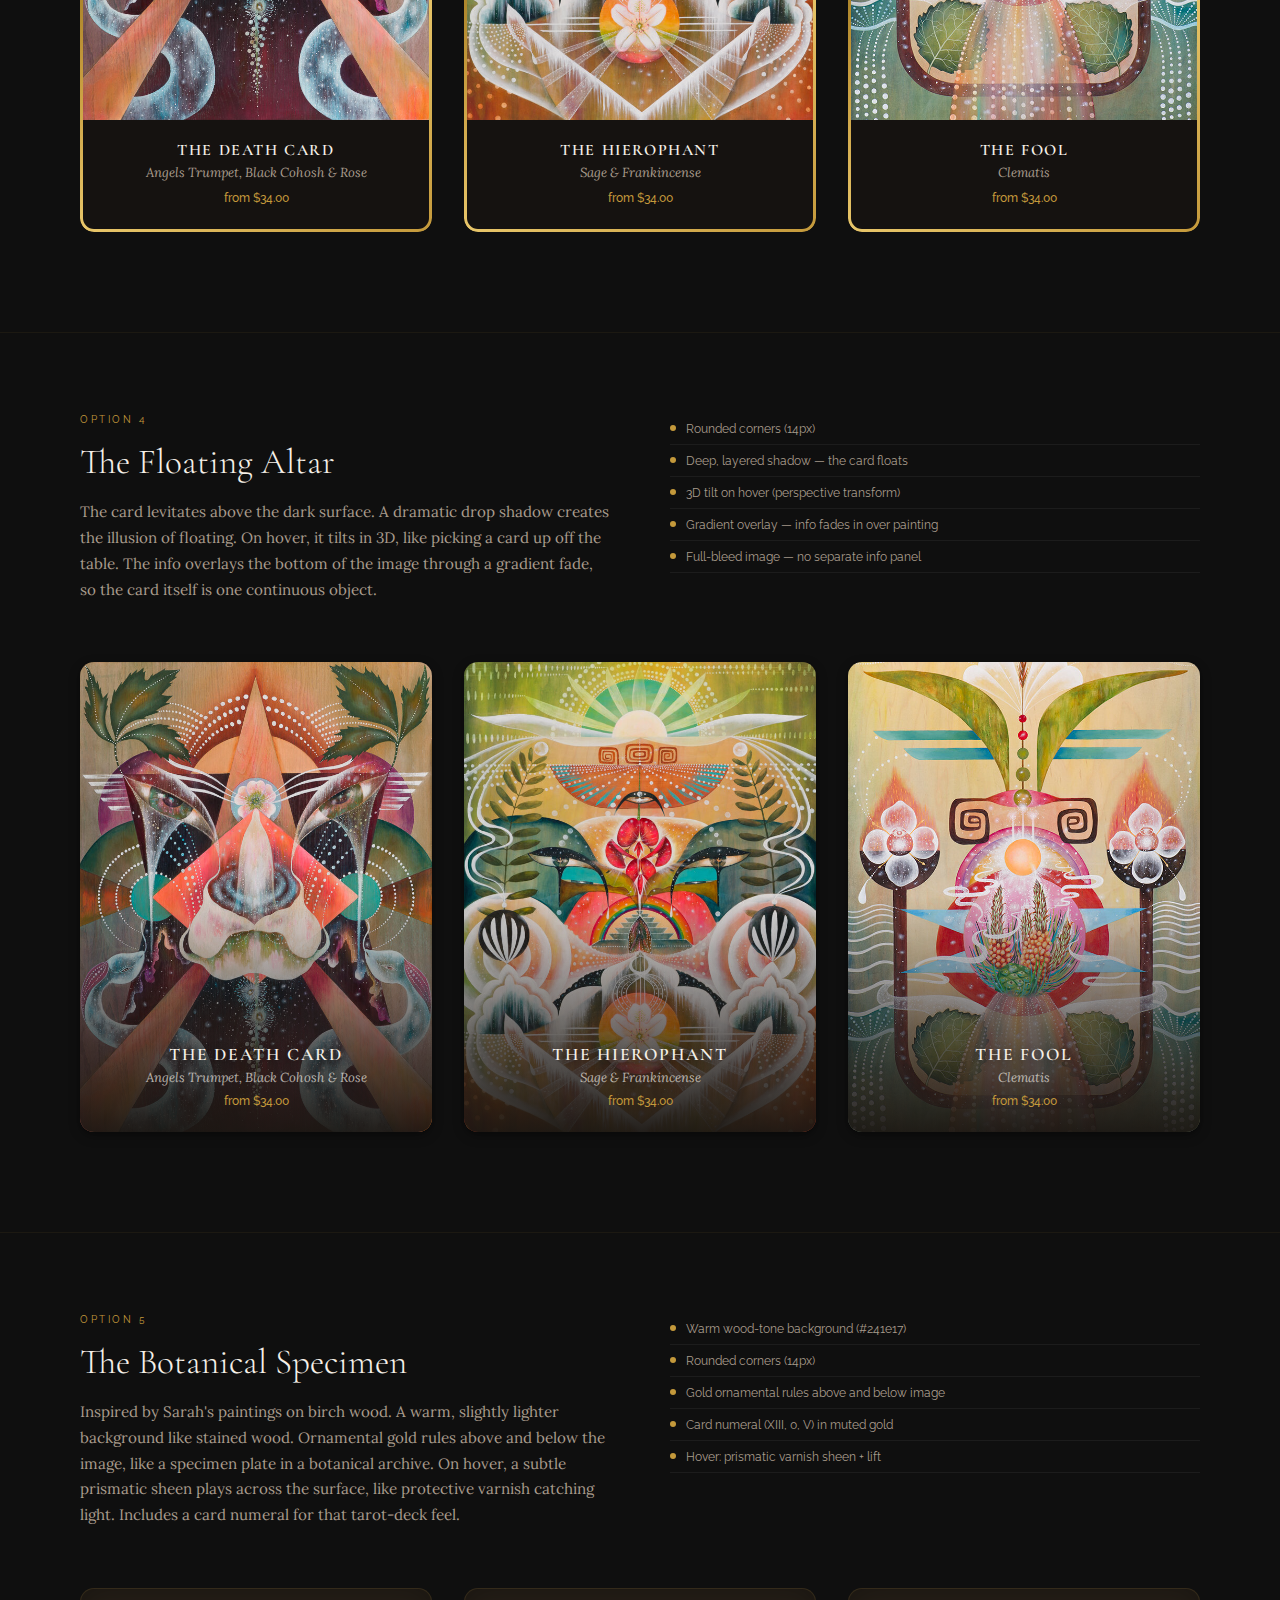
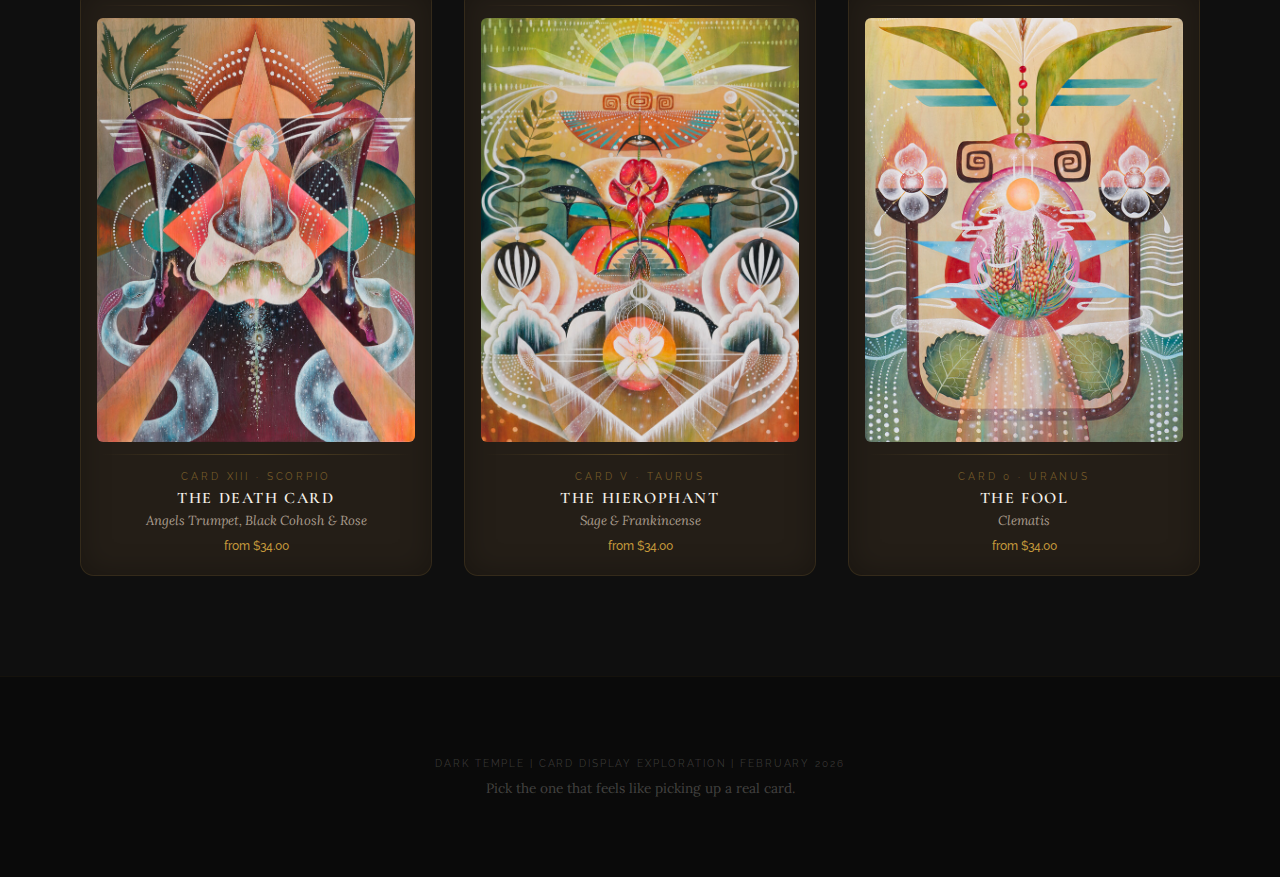
<file: card-exploration.html>
<!DOCTYPE html>
<html lang="en">
<head>
<meta charset="UTF-8">
<meta name="viewport" content="width=device-width, initial-scale=1.0, maximum-scale=1.0, user-scalable=no">
<title>Card Display Exploration — Dark Temple</title>
<link rel="preconnect" href="https://fonts.googleapis.com">
<link rel="preconnect" href="https://fonts.gstatic.com" crossorigin>
<link href="https://fonts.googleapis.com/css2?family=Cormorant+Garamond:ital,wght@0,300;0,400;0,600;0,700;1,300;1,400&family=Lora:ital,wght@0,400;0,500;0,600;1,400;1,500&family=Raleway:wght@300;400;500;600&display=swap" rel="stylesheet">
<style>
/* ================================================
   RESET & BASE — DARK TEMPLE
   ================================================ */
*, *::before, *::after { box-sizing: border-box; margin: 0; padding: 0; }
html { scroll-behavior: smooth; scroll-padding-top: 64px; }
body {
  font-family: 'Raleway', sans-serif;
  background: #0F0F0F;
  color: #F5F0E8;
  -webkit-font-smoothing: antialiased;
}
img { max-width: 100%; height: auto; display: block; }

/* ================================================
   DARK TEMPLE CUSTOM PROPERTIES
   ================================================ */
:root {
  --color-bg-primary: #0F0F0F;
  --color-bg-warm: #2A2118;
  --color-bg-light: #F5F0E8;
  --color-accent: #C4993B;
  --color-green: #4A6741;
  --color-warm: #C75B3A;
  --color-text: #F5F0E8;
  --color-text-muted: #A89B8C;
  --color-text-dark: #2C2416;

  --font-display: 'Cormorant Garamond', Georgia, serif;
  --font-body: 'Lora', Georgia, serif;
  --font-ui: 'Raleway', Arial, sans-serif;
}

/* ================================================
   STICKY NAV
   ================================================ */
.nav {
  position: fixed;
  top: 0;
  left: 0;
  right: 0;
  z-index: 1000;
  display: flex;
  align-items: center;
  justify-content: center;
  gap: 0;
  height: 64px;
  background: rgba(15,15,15,0.95);
  backdrop-filter: blur(16px);
  -webkit-backdrop-filter: blur(16px);
  border-bottom: 1px solid rgba(196,153,59,0.1);
}
.nav a {
  color: rgba(245,240,232,0.4);
  text-decoration: none;
  font-family: var(--font-ui);
  font-size: 11px;
  font-weight: 500;
  letter-spacing: 0.16em;
  text-transform: uppercase;
  padding: 22px 20px;
  transition: color 0.3s;
  white-space: nowrap;
}
.nav a:hover, .nav a.active { color: var(--color-accent); }
.nav .sep { width: 1px; height: 20px; background: rgba(245,240,232,0.08); }

/* ================================================
   INTRO
   ================================================ */
.intro {
  padding: 140px 40px 80px;
  text-align: center;
  max-width: 700px;
  margin: 0 auto;
}
.intro h1 {
  font-family: var(--font-display);
  font-weight: 300;
  font-size: clamp(2rem, 4vw, 3.2rem);
  color: var(--color-text);
  margin-bottom: 20px;
  line-height: 1.2;
}
.intro h1 em { font-style: italic; color: var(--color-accent); }
.intro p {
  font-family: var(--font-body);
  font-size: 1rem;
  color: var(--color-text-muted);
  line-height: 1.8;
  margin-bottom: 12px;
}
.intro .note {
  font-family: var(--font-ui);
  font-size: 0.72rem;
  letter-spacing: 0.1em;
  color: rgba(168,155,140,0.5);
  margin-top: 32px;
}

/* ================================================
   OPTION SECTIONS
   ================================================ */
.option-section {
  padding: 80px 0 100px;
  border-top: 1px solid rgba(196,153,59,0.08);
}
.option-inner {
  max-width: 1200px;
  margin: 0 auto;
  padding: 0 40px;
}
.option-header {
  display: grid;
  grid-template-columns: 1fr 1fr;
  gap: 60px;
  margin-bottom: 60px;
  align-items: start;
}
.option-label {
  font-family: var(--font-ui);
  font-size: 0.65rem;
  letter-spacing: 0.25em;
  text-transform: uppercase;
  color: var(--color-accent);
  margin-bottom: 16px;
}
.option-header h2 {
  font-family: var(--font-display);
  font-weight: 300;
  font-size: 2.2rem;
  color: var(--color-text);
  margin-bottom: 16px;
  line-height: 1.2;
}
.option-header .desc {
  font-family: var(--font-body);
  font-size: 0.95rem;
  color: var(--color-text-muted);
  line-height: 1.7;
}
.option-header .traits {
  list-style: none;
  padding: 0;
}
.option-header .traits li {
  font-family: var(--font-ui);
  font-size: 0.78rem;
  color: var(--color-text-muted);
  padding: 8px 0;
  border-bottom: 1px solid rgba(245,240,232,0.06);
  display: flex;
  align-items: center;
  gap: 10px;
}
.option-header .traits li::before {
  content: '';
  width: 6px;
  height: 6px;
  border-radius: 50%;
  background: var(--color-accent);
  flex-shrink: 0;
}

/* Card Grids */
.card-grid-3 {
  display: grid;
  grid-template-columns: repeat(3, 1fr);
  gap: 32px;
}

/* ================================================
   OPTION 1 — THE SACRED FRAME
   Concept: Gold inset border creates a frame-within-a-frame.
   The painting sits inside a thin gold rule, like a gilded
   frame in a dark gallery. Info area is a warm panel below.
   ================================================ */
.card-v1 {
  border-radius: 12px;
  overflow: hidden;
  background: #1a1612;
  transition: transform 0.5s cubic-bezier(0.16, 1, 0.3, 1), box-shadow 0.5s cubic-bezier(0.16, 1, 0.3, 1);
  cursor: pointer;
}
.card-v1:hover {
  transform: translateY(-6px);
  box-shadow: 0 20px 60px rgba(196,153,59,0.12), 0 0 0 1px rgba(196,153,59,0.2);
}
.card-v1-image-wrap {
  padding: 16px 16px 0;
}
.card-v1-image {
  aspect-ratio: 3/4;
  overflow: hidden;
  border-radius: 6px;
  border: 1px solid rgba(196,153,59,0.25);
  position: relative;
}
.card-v1-image img {
  width: 100%; height: 100%;
  object-fit: cover;
  transition: transform 0.6s cubic-bezier(0.16, 1, 0.3, 1);
}
.card-v1:hover .card-v1-image img { transform: scale(1.03); }
.card-v1-info {
  padding: 20px 20px 24px;
  background: linear-gradient(180deg, #1a1612 0%, #1f1a14 100%);
}
.card-v1-name {
  font-family: var(--font-display);
  font-weight: 600;
  font-size: 1rem;
  text-transform: uppercase;
  letter-spacing: 0.08em;
  color: var(--color-text);
  margin-bottom: 4px;
}
.card-v1-plant {
  font-family: var(--font-body);
  font-style: italic;
  font-size: 0.85rem;
  color: var(--color-text-muted);
  margin-bottom: 10px;
}
.card-v1-price {
  font-family: var(--font-ui);
  font-size: 0.78rem;
  color: var(--color-accent);
  font-weight: 500;
  letter-spacing: 0.04em;
}


/* ================================================
   OPTION 2 — THE TAROT CARD
   Concept: The entire component IS a tarot card. Rounded corners
   like a real card. Thin cream border. Wider proportions.
   The image area has a dark mat, info sits on a lighter
   parchment-toned panel — like the name printed on a real card.
   ================================================ */
.card-v2 {
  border-radius: 16px;
  overflow: hidden;
  background: #1c1916;
  border: 1px solid rgba(245,240,232,0.12);
  transition: transform 0.5s cubic-bezier(0.16, 1, 0.3, 1), box-shadow 0.5s cubic-bezier(0.16, 1, 0.3, 1), border-color 0.4s;
  cursor: pointer;
  position: relative;
}
.card-v2:hover {
  transform: translateY(-6px) scale(1.01);
  box-shadow: 0 24px 64px rgba(0,0,0,0.5), 0 0 0 1px rgba(196,153,59,0.25);
  border-color: rgba(196,153,59,0.3);
}
.card-v2-inner {
  margin: 12px;
  border-radius: 10px;
  overflow: hidden;
  background: #0F0F0F;
}
.card-v2-image {
  aspect-ratio: 3/4;
  overflow: hidden;
  position: relative;
}
.card-v2-image img {
  width: 100%; height: 100%;
  object-fit: cover;
  transition: transform 0.6s cubic-bezier(0.16, 1, 0.3, 1);
}
.card-v2:hover .card-v2-image img { transform: scale(1.03); }
.card-v2-info {
  padding: 18px 20px 22px;
  background: #28221a;
  text-align: center;
  border-top: 1px solid rgba(245,240,232,0.06);
}
.card-v2-name {
  font-family: var(--font-display);
  font-weight: 600;
  font-size: 1.05rem;
  text-transform: uppercase;
  letter-spacing: 0.1em;
  color: var(--color-text);
  margin-bottom: 4px;
}
.card-v2-plant {
  font-family: var(--font-body);
  font-style: italic;
  font-size: 0.82rem;
  color: var(--color-text-muted);
  margin-bottom: 10px;
}
.card-v2-price {
  font-family: var(--font-ui);
  font-size: 0.75rem;
  color: var(--color-accent);
  font-weight: 500;
  letter-spacing: 0.06em;
}


/* ================================================
   OPTION 3 — THE GILDED EDGE
   Concept: A gold border creates a gilded edge effect, like
   a card dipped in gold leaf. The sheen is a subtle diagonal
   gold gradient that sweeps across on hover. The info area
   is minimal, below the card with breathing room.
   ================================================ */
.card-v3 {
  border-radius: 14px;
  overflow: hidden;
  background: transparent;
  cursor: pointer;
  position: relative;
  transition: transform 0.5s cubic-bezier(0.16, 1, 0.3, 1);
}
.card-v3:hover { transform: translateY(-6px); }
.card-v3-frame {
  border-radius: 14px;
  padding: 3px;
  background: linear-gradient(145deg, #C4993B 0%, #8B6914 30%, #C4993B 50%, #E8C66A 70%, #C4993B 100%);
  position: relative;
  overflow: hidden;
  box-shadow: 0 4px 20px rgba(196,153,59,0.08);
  transition: box-shadow 0.5s;
}
.card-v3:hover .card-v3-frame {
  box-shadow: 0 12px 48px rgba(196,153,59,0.2);
}
/* Sheen sweep on hover */
.card-v3-frame::after {
  content: '';
  position: absolute;
  top: -100%;
  left: -100%;
  width: 300%;
  height: 300%;
  background: linear-gradient(
    135deg,
    transparent 30%,
    rgba(232,198,106,0.25) 45%,
    rgba(255,255,255,0.15) 50%,
    rgba(232,198,106,0.25) 55%,
    transparent 70%
  );
  transition: transform 0.8s cubic-bezier(0.16, 1, 0.3, 1);
  transform: translateX(-30%) translateY(-30%);
  pointer-events: none;
  z-index: 2;
}
.card-v3:hover .card-v3-frame::after {
  transform: translateX(10%) translateY(10%);
}
.card-v3-body {
  background: #151210;
  border-radius: 11px;
  overflow: hidden;
}
.card-v3-image {
  aspect-ratio: 3/4;
  overflow: hidden;
}
.card-v3-image img {
  width: 100%; height: 100%;
  object-fit: cover;
  transition: transform 0.6s cubic-bezier(0.16, 1, 0.3, 1);
}
.card-v3:hover .card-v3-image img { transform: scale(1.03); }
.card-v3-info {
  padding: 20px 16px 24px;
  text-align: center;
}
.card-v3-name {
  font-family: var(--font-display);
  font-weight: 600;
  font-size: 1rem;
  text-transform: uppercase;
  letter-spacing: 0.1em;
  color: var(--color-text);
  margin-bottom: 4px;
}
.card-v3-plant {
  font-family: var(--font-body);
  font-style: italic;
  font-size: 0.82rem;
  color: var(--color-text-muted);
  margin-bottom: 10px;
}
.card-v3-price {
  font-family: var(--font-ui);
  font-size: 0.75rem;
  color: var(--color-accent);
  font-weight: 500;
}


/* ================================================
   OPTION 4 — THE FLOATING ALTAR
   Concept: The card levitates above the dark surface with a
   dramatic shadow. Subtle 3D perspective tilt on hover — you're
   picking the card up off the table. Rounded corners. Info panel
   is a translucent warm overlay at the bottom of the card.
   ================================================ */
.card-v4 {
  border-radius: 14px;
  overflow: hidden;
  background: #1a1612;
  cursor: pointer;
  position: relative;
  transition: transform 0.6s cubic-bezier(0.16, 1, 0.3, 1), box-shadow 0.6s cubic-bezier(0.16, 1, 0.3, 1);
  transform-style: preserve-3d;
  perspective: 800px;
  box-shadow:
    0 4px 12px rgba(0,0,0,0.3),
    0 1px 3px rgba(0,0,0,0.2);
}
.card-v4:hover {
  transform: translateY(-12px) rotateX(3deg) rotateY(-2deg);
  box-shadow:
    0 30px 60px rgba(0,0,0,0.5),
    0 15px 30px rgba(0,0,0,0.3),
    0 0 80px rgba(196,153,59,0.06);
}
.card-v4-image-wrap {
  aspect-ratio: 3/4;
  overflow: hidden;
  position: relative;
}
.card-v4-image-wrap img {
  width: 100%; height: 100%;
  object-fit: cover;
  transition: transform 0.6s cubic-bezier(0.16, 1, 0.3, 1);
}
.card-v4:hover .card-v4-image-wrap img { transform: scale(1.04); }
/* Gradient overlay at bottom of image */
.card-v4-image-wrap::after {
  content: '';
  position: absolute;
  bottom: 0;
  left: 0;
  right: 0;
  height: 50%;
  background: linear-gradient(to top, rgba(26,22,18,0.95) 0%, rgba(26,22,18,0.6) 40%, transparent 100%);
  pointer-events: none;
}
.card-v4-info {
  position: absolute;
  bottom: 0;
  left: 0;
  right: 0;
  padding: 0 24px 24px;
  z-index: 2;
  text-align: center;
}
.card-v4-name {
  font-family: var(--font-display);
  font-weight: 600;
  font-size: 1.1rem;
  text-transform: uppercase;
  letter-spacing: 0.1em;
  color: var(--color-text);
  margin-bottom: 4px;
  text-shadow: 0 2px 8px rgba(0,0,0,0.5);
}
.card-v4-plant {
  font-family: var(--font-body);
  font-style: italic;
  font-size: 0.82rem;
  color: rgba(245,240,232,0.7);
  margin-bottom: 8px;
}
.card-v4-price {
  font-family: var(--font-ui);
  font-size: 0.75rem;
  color: var(--color-accent);
  font-weight: 500;
}


/* ================================================
   OPTION 5 — THE BOTANICAL SPECIMEN
   Concept: Inspired by Sarah's actual paintings on birch wood.
   A warm, slightly lighter card background (#2A2118) like stained
   wood. Subtle inner shadow creates depth. Ornamental top/bottom
   rules (thin gold lines) frame the image like a specimen plate.
   Rounded corners. On hover, a soft prismatic light plays across
   the surface — the "sheen" of protective varnish catching light.
   ================================================ */
.card-v5 {
  border-radius: 14px;
  overflow: hidden;
  background: #241e17;
  border: 1px solid rgba(196,153,59,0.1);
  cursor: pointer;
  position: relative;
  transition: transform 0.5s cubic-bezier(0.16, 1, 0.3, 1), box-shadow 0.5s, border-color 0.4s;
  box-shadow: inset 0 0 30px rgba(0,0,0,0.3);
}
.card-v5:hover {
  transform: translateY(-6px);
  box-shadow: inset 0 0 30px rgba(0,0,0,0.3), 0 16px 48px rgba(0,0,0,0.4);
  border-color: rgba(196,153,59,0.25);
}
/* Prismatic sheen */
.card-v5::after {
  content: '';
  position: absolute;
  top: 0;
  left: 0;
  right: 0;
  bottom: 0;
  background: linear-gradient(
    130deg,
    transparent 20%,
    rgba(196,153,59,0.06) 35%,
    rgba(74,103,65,0.06) 42%,
    rgba(199,91,58,0.04) 48%,
    rgba(196,153,59,0.06) 55%,
    transparent 70%
  );
  opacity: 0;
  transition: opacity 0.5s;
  pointer-events: none;
  z-index: 3;
}
.card-v5:hover::after { opacity: 1; }

.card-v5-ornament-top {
  height: 1px;
  margin: 16px 20px 0;
  background: linear-gradient(90deg, transparent, rgba(196,153,59,0.35), transparent);
}
.card-v5-image {
  aspect-ratio: 3/4;
  overflow: hidden;
  margin: 12px 16px 0;
  border-radius: 6px;
  position: relative;
}
.card-v5-image img {
  width: 100%; height: 100%;
  object-fit: cover;
  transition: transform 0.6s cubic-bezier(0.16, 1, 0.3, 1);
}
.card-v5:hover .card-v5-image img { transform: scale(1.02); }
.card-v5-ornament-bottom {
  height: 1px;
  margin: 12px 20px 0;
  background: linear-gradient(90deg, transparent, rgba(196,153,59,0.35), transparent);
}
.card-v5-info {
  padding: 16px 20px 22px;
  text-align: center;
}
.card-v5-numeral {
  font-family: var(--font-ui);
  font-size: 0.6rem;
  letter-spacing: 0.3em;
  text-transform: uppercase;
  color: rgba(196,153,59,0.5);
  margin-bottom: 6px;
}
.card-v5-name {
  font-family: var(--font-display);
  font-weight: 600;
  font-size: 1rem;
  text-transform: uppercase;
  letter-spacing: 0.1em;
  color: var(--color-text);
  margin-bottom: 4px;
}
.card-v5-plant {
  font-family: var(--font-body);
  font-style: italic;
  font-size: 0.82rem;
  color: var(--color-text-muted);
  margin-bottom: 10px;
}
.card-v5-price {
  font-family: var(--font-ui);
  font-size: 0.75rem;
  color: var(--color-accent);
  font-weight: 500;
}


/* ================================================
   RESPONSIVE
   ================================================ */
@media (max-width: 900px) {
  .card-grid-3 { grid-template-columns: repeat(2, 1fr); gap: 20px; }
  .option-header { grid-template-columns: 1fr; gap: 24px; }
  .option-inner { padding: 0 24px; }
  .nav a { padding: 22px 12px; font-size: 9px; letter-spacing: 0.12em; }
}
@media (max-width: 580px) {
  .card-grid-3 { grid-template-columns: 1fr; max-width: 340px; margin: 0 auto; }
}
</style>
</head>
<body>

<!-- NAV -->
<nav class="nav">
  <a href="#intro" class="active">Overview</a>
  <span class="sep"></span>
  <a href="#opt1">1 Sacred Frame</a>
  <span class="sep"></span>
  <a href="#opt2">2 Tarot Card</a>
  <span class="sep"></span>
  <a href="#opt3">3 Gilded Edge</a>
  <span class="sep"></span>
  <a href="#opt4">4 Floating Altar</a>
  <span class="sep"></span>
  <a href="#opt5">5 Specimen</a>
</nav>

<!-- INTRO -->
<section id="intro" class="intro">
  <p style="font-family:var(--font-ui); font-size:0.65rem; letter-spacing:0.25em; text-transform:uppercase; color:var(--color-accent); margin-bottom:32px;">Dark Temple: Card Display Exploration</p>
  <h1>How Should the <em>Cards</em> Feel?</h1>
  <p>Same Dark Temple palette. Same paintings. Five different ways to present the product cards, each exploring how to make a digital card feel like a <em>physical tarot card</em> you want to pick up.</p>
  <p>Hover over each card to see the interaction. The one that feels right becomes the product card for the entire shop.</p>
  <div class="note">All variations use real art from Sarah's site &middot; Dark Temple colors &middot; Cormorant Garamond + Lora + Raleway</div>
</section>


<!-- ============================================
     OPTION 1 — THE SACRED FRAME
     ============================================ -->
<section id="opt1" class="option-section">
  <div class="option-inner">
    <div class="option-header">
      <div>
        <div class="option-label">Option 1</div>
        <h2>The Sacred Frame</h2>
        <p class="desc">A gold inset border frames the painting like a gilded picture frame in a dark gallery. The warm info panel below grounds it. Rounded corners soften the edges. On hover, the whole frame lifts and a warm gold glow appears.</p>
      </div>
      <ul class="traits">
        <li>Rounded corners (12px outer, 6px image)</li>
        <li>Thin gold border around painting</li>
        <li>Warm panel below for name + info</li>
        <li>Hover: lift + gold glow shadow</li>
        <li>Inspired by Concept B's padded image area</li>
      </ul>
    </div>
    <div class="card-grid-3">
      <div class="card-v1">
        <div class="card-v1-image-wrap">
          <div class="card-v1-image"><img src="assets/images/cards/death-card.jpg" alt="The Death Card"></div>
        </div>
        <div class="card-v1-info">
          <div class="card-v1-name">The Death Card</div>
          <div class="card-v1-plant">Angels Trumpet, Black Cohosh &amp; Rose</div>
          <div class="card-v1-price">from $34.00</div>
        </div>
      </div>
      <div class="card-v1">
        <div class="card-v1-image-wrap">
          <div class="card-v1-image"><img src="assets/images/cards/hierophant.jpg" alt="The Hierophant"></div>
        </div>
        <div class="card-v1-info">
          <div class="card-v1-name">The Hierophant</div>
          <div class="card-v1-plant">Sage &amp; Frankincense</div>
          <div class="card-v1-price">from $34.00</div>
        </div>
      </div>
      <div class="card-v1">
        <div class="card-v1-image-wrap">
          <div class="card-v1-image"><img src="assets/images/cards/fool.jpg" alt="The Fool"></div>
        </div>
        <div class="card-v1-info">
          <div class="card-v1-name">The Fool</div>
          <div class="card-v1-plant">Clematis</div>
          <div class="card-v1-price">from $34.00</div>
        </div>
      </div>
    </div>
  </div>
</section>


<!-- ============================================
     OPTION 2 — THE TAROT CARD
     ============================================ -->
<section id="opt2" class="option-section">
  <div class="option-inner">
    <div class="option-header">
      <div>
        <div class="option-label">Option 2</div>
        <h2>The Tarot Card</h2>
        <p class="desc">The entire component is shaped like a real tarot card. Generous rounded corners. A thin border like the edge of a card. The image sits inside with dark mat spacing. Below, a warm label area centered like the text printed on an actual card. This IS the card.</p>
      </div>
      <ul class="traits">
        <li>Generous rounded corners (16px) like a real card</li>
        <li>Thin cream border — the card's edge</li>
        <li>Dark mat padding around painting</li>
        <li>Centered label area (warm panel, rounded bottom)</li>
        <li>Hover: lifts, gold border appears, subtle scale</li>
      </ul>
    </div>
    <div class="card-grid-3">
      <div class="card-v2">
        <div class="card-v2-inner">
          <div class="card-v2-image"><img src="assets/images/cards/death-card.jpg" alt="The Death Card"></div>
          <div class="card-v2-info">
            <div class="card-v2-name">The Death Card</div>
            <div class="card-v2-plant">Angels Trumpet, Black Cohosh &amp; Rose</div>
            <div class="card-v2-price">from $34.00</div>
          </div>
        </div>
      </div>
      <div class="card-v2">
        <div class="card-v2-inner">
          <div class="card-v2-image"><img src="assets/images/cards/hierophant.jpg" alt="The Hierophant"></div>
          <div class="card-v2-info">
            <div class="card-v2-name">The Hierophant</div>
            <div class="card-v2-plant">Sage &amp; Frankincense</div>
            <div class="card-v2-price">from $34.00</div>
          </div>
        </div>
      </div>
      <div class="card-v2">
        <div class="card-v2-inner">
          <div class="card-v2-image"><img src="assets/images/cards/fool.jpg" alt="The Fool"></div>
          <div class="card-v2-info">
            <div class="card-v2-name">The Fool</div>
            <div class="card-v2-plant">Clematis</div>
            <div class="card-v2-price">from $34.00</div>
          </div>
        </div>
      </div>
    </div>
  </div>
</section>


<!-- ============================================
     OPTION 3 — THE GILDED EDGE
     ============================================ -->
<section id="opt3" class="option-section">
  <div class="option-inner">
    <div class="option-header">
      <div>
        <div class="option-label">Option 3</div>
        <h2>The Gilded Edge</h2>
        <p class="desc">The card is dipped in gold leaf. A gradient gold border wraps the entire component: the sheen of real gold leaf on a tarot deck's edges. On hover, a diagonal light sweep catches the gold, like turning a card in your hand and seeing the metallic edge catch light.</p>
      </div>
      <ul class="traits">
        <li>Gold gradient border (3px) — the gold leaf edge</li>
        <li>Rounded corners (14px)</li>
        <li>Diagonal sheen sweep on hover</li>
        <li>Centered info below image</li>
        <li>Hover: intensified gold glow + light sweep</li>
      </ul>
    </div>
    <div class="card-grid-3">
      <div class="card-v3">
        <div class="card-v3-frame">
          <div class="card-v3-body">
            <div class="card-v3-image"><img src="assets/images/cards/death-card.jpg" alt="The Death Card"></div>
            <div class="card-v3-info">
              <div class="card-v3-name">The Death Card</div>
              <div class="card-v3-plant">Angels Trumpet, Black Cohosh &amp; Rose</div>
              <div class="card-v3-price">from $34.00</div>
            </div>
          </div>
        </div>
      </div>
      <div class="card-v3">
        <div class="card-v3-frame">
          <div class="card-v3-body">
            <div class="card-v3-image"><img src="assets/images/cards/hierophant.jpg" alt="The Hierophant"></div>
            <div class="card-v3-info">
              <div class="card-v3-name">The Hierophant</div>
              <div class="card-v3-plant">Sage &amp; Frankincense</div>
              <div class="card-v3-price">from $34.00</div>
            </div>
          </div>
        </div>
      </div>
      <div class="card-v3">
        <div class="card-v3-frame">
          <div class="card-v3-body">
            <div class="card-v3-image"><img src="assets/images/cards/fool.jpg" alt="The Fool"></div>
            <div class="card-v3-info">
              <div class="card-v3-name">The Fool</div>
              <div class="card-v3-plant">Clematis</div>
              <div class="card-v3-price">from $34.00</div>
            </div>
          </div>
        </div>
      </div>
    </div>
  </div>
</section>


<!-- ============================================
     OPTION 4 — THE FLOATING ALTAR
     ============================================ -->
<section id="opt4" class="option-section">
  <div class="option-inner">
    <div class="option-header">
      <div>
        <div class="option-label">Option 4</div>
        <h2>The Floating Altar</h2>
        <p class="desc">The card levitates above the dark surface. A dramatic drop shadow creates the illusion of floating. On hover, it tilts in 3D, like picking a card up off the table. The info overlays the bottom of the image through a gradient fade, so the card itself is one continuous object.</p>
      </div>
      <ul class="traits">
        <li>Rounded corners (14px)</li>
        <li>Deep, layered shadow — the card floats</li>
        <li>3D tilt on hover (perspective transform)</li>
        <li>Gradient overlay — info fades in over painting</li>
        <li>Full-bleed image — no separate info panel</li>
      </ul>
    </div>
    <div class="card-grid-3">
      <div class="card-v4">
        <div class="card-v4-image-wrap">
          <img src="assets/images/cards/death-card.jpg" alt="The Death Card">
        </div>
        <div class="card-v4-info">
          <div class="card-v4-name">The Death Card</div>
          <div class="card-v4-plant">Angels Trumpet, Black Cohosh &amp; Rose</div>
          <div class="card-v4-price">from $34.00</div>
        </div>
      </div>
      <div class="card-v4">
        <div class="card-v4-image-wrap">
          <img src="assets/images/cards/hierophant.jpg" alt="The Hierophant">
        </div>
        <div class="card-v4-info">
          <div class="card-v4-name">The Hierophant</div>
          <div class="card-v4-plant">Sage &amp; Frankincense</div>
          <div class="card-v4-price">from $34.00</div>
        </div>
      </div>
      <div class="card-v4">
        <div class="card-v4-image-wrap">
          <img src="assets/images/cards/fool.jpg" alt="The Fool">
        </div>
        <div class="card-v4-info">
          <div class="card-v4-name">The Fool</div>
          <div class="card-v4-plant">Clematis</div>
          <div class="card-v4-price">from $34.00</div>
        </div>
      </div>
    </div>
  </div>
</section>


<!-- ============================================
     OPTION 5 — THE BOTANICAL SPECIMEN
     ============================================ -->
<section id="opt5" class="option-section">
  <div class="option-inner">
    <div class="option-header">
      <div>
        <div class="option-label">Option 5</div>
        <h2>The Botanical Specimen</h2>
        <p class="desc">Inspired by Sarah's paintings on birch wood. A warm, slightly lighter background like stained wood. Ornamental gold rules above and below the image, like a specimen plate in a botanical archive. On hover, a subtle prismatic sheen plays across the surface, like protective varnish catching light. Includes a card numeral for that tarot-deck feel.</p>
      </div>
      <ul class="traits">
        <li>Warm wood-tone background (#241e17)</li>
        <li>Rounded corners (14px)</li>
        <li>Gold ornamental rules above and below image</li>
        <li>Card numeral (XIII, 0, V) in muted gold</li>
        <li>Hover: prismatic varnish sheen + lift</li>
      </ul>
    </div>
    <div class="card-grid-3">
      <div class="card-v5">
        <div class="card-v5-ornament-top"></div>
        <div class="card-v5-image"><img src="assets/images/cards/death-card.jpg" alt="The Death Card"></div>
        <div class="card-v5-ornament-bottom"></div>
        <div class="card-v5-info">
          <div class="card-v5-numeral">Card XIII &middot; Scorpio</div>
          <div class="card-v5-name">The Death Card</div>
          <div class="card-v5-plant">Angels Trumpet, Black Cohosh &amp; Rose</div>
          <div class="card-v5-price">from $34.00</div>
        </div>
      </div>
      <div class="card-v5">
        <div class="card-v5-ornament-top"></div>
        <div class="card-v5-image"><img src="assets/images/cards/hierophant.jpg" alt="The Hierophant"></div>
        <div class="card-v5-ornament-bottom"></div>
        <div class="card-v5-info">
          <div class="card-v5-numeral">Card V &middot; Taurus</div>
          <div class="card-v5-name">The Hierophant</div>
          <div class="card-v5-plant">Sage &amp; Frankincense</div>
          <div class="card-v5-price">from $34.00</div>
        </div>
      </div>
      <div class="card-v5">
        <div class="card-v5-ornament-top"></div>
        <div class="card-v5-image"><img src="assets/images/cards/fool.jpg" alt="The Fool"></div>
        <div class="card-v5-ornament-bottom"></div>
        <div class="card-v5-info">
          <div class="card-v5-numeral">Card 0 &middot; Uranus</div>
          <div class="card-v5-name">The Fool</div>
          <div class="card-v5-plant">Clematis</div>
          <div class="card-v5-price">from $34.00</div>
        </div>
      </div>
    </div>
  </div>
</section>


<!-- FOOTER -->
<footer style="background:#0a0a0a; padding:80px 40px; text-align:center; border-top:1px solid rgba(196,153,59,0.06);">
  <p style="font-family:var(--font-ui); font-size:0.65rem; letter-spacing:0.18em; text-transform:uppercase; color:rgba(245,240,232,0.2);">Dark Temple | Card Display Exploration | February 2026</p>
  <p style="font-family:var(--font-body); font-size:0.85rem; color:rgba(245,240,232,0.25); margin-top:10px;">Pick the one that feels like picking up a real card.</p>
</footer>


<!-- SCROLL SPY -->
<script>
(function() {
  const links = document.querySelectorAll('.nav a');
  const sections = document.querySelectorAll('#intro, #opt1, #opt2, #opt3, #opt4, #opt5');
  function update() {
    let current = '';
    sections.forEach(s => { if (window.scrollY >= s.offsetTop - 100) current = s.id; });
    links.forEach(l => {
      l.classList.toggle('active', l.getAttribute('href') === '#' + current);
    });
  }
  window.addEventListener('scroll', update, { passive: true });
  update();
})();
</script>

</body>
</html>
</file>
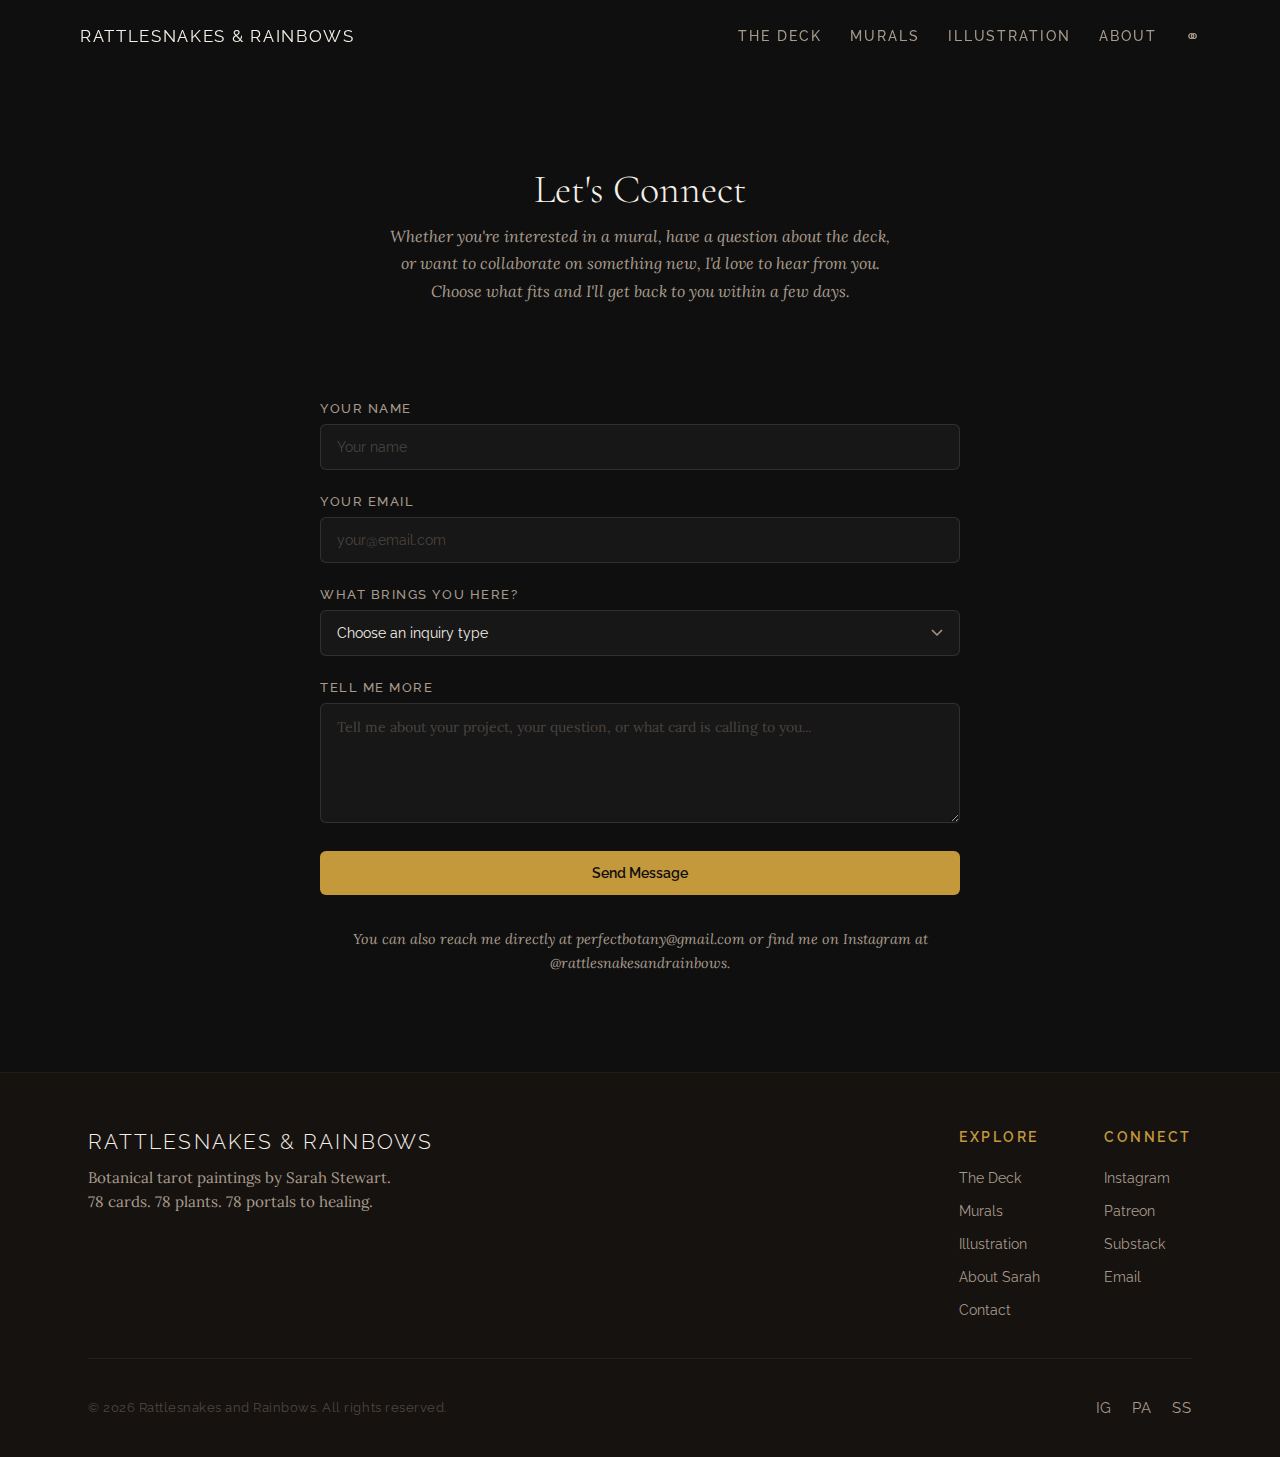
<file: contact.html>
<!DOCTYPE html>
<html lang="en">
<head>
  <meta charset="UTF-8">
  <meta name="viewport" content="width=device-width, initial-scale=1.0, maximum-scale=1.0, user-scalable=no">
  <meta name="description" content="Get in touch about prints, mural commissions, creative collaborations, or just to say hello.">
  <title>Contact — Rattlesnakes & Rainbows</title>
  <link rel="preconnect" href="https://fonts.googleapis.com">
  <link rel="preconnect" href="https://fonts.gstatic.com" crossorigin>
  <link href="https://fonts.googleapis.com/css2?family=Cormorant+Garamond:ital,wght@0,300;0,400;0,600;0,700;1,300;1,400&family=Lora:ital,wght@0,400;0,500;0,600;1,400;1,500&family=Raleway:wght@300;400;500;600;700&display=swap" rel="stylesheet">
  <link rel="stylesheet" href="css/main.css?v=7">
  <link rel="stylesheet" href="css/pages/contact.css?v=7">
</head>
<body>

  <a class="skip-link" href="#main-content">Skip to main content</a>

  <nav class="site-nav" aria-label="Main navigation">
    <a href="index.html" class="site-nav-logo">Rattlesnakes & Rainbows</a>
    <div class="site-nav-links">
      <a href="shop.html">The Deck</a>
      <a href="murals.html">Murals</a>
      <a href="illustration.html">Illustration</a>
      <a href="about.html">About</a>
    </div>
    <button type="button" class="site-nav-cart" aria-label="Shopping cart">&#9901;</button>
    <button type="button" class="nav-hamburger" aria-label="Menu" aria-expanded="false" aria-controls="mobile-menu">
      <span></span><span></span><span></span>
    </button>
  </nav>

  <!-- Mobile menu overlay -->
  <nav class="mobile-menu" id="mobile-menu" aria-hidden="true" aria-label="Mobile navigation">
    <a href="shop.html">The Deck</a>
    <a href="murals.html">Murals</a>
    <a href="illustration.html">Illustration</a>
    <a href="about.html">About</a>
    <a href="contact.html">Contact</a>
  </nav>

  <main id="main-content" class="contact-page">

    <section class="contact-hero">
      <h1>Let's Connect</h1>
      <p>Whether you're interested in a mural, have a question about the deck, or want to collaborate on something new, I'd love to hear from you. Choose what fits and I'll get back to you within a few days.</p>
    </section>

    <section class="contact-form-section">
      <div class="contact-form-inner">
        <form action="#" method="post">
          <div class="form-group">
            <label class="form-label" for="contact-name">Your name</label>
            <input class="form-input" type="text" id="contact-name" name="name" placeholder="Your name" required autocomplete="name">
          </div>
          <div class="form-group">
            <label class="form-label" for="contact-email">Your email</label>
            <input class="form-input" type="email" id="contact-email" name="email" placeholder="your@email.com" required autocomplete="email">
          </div>
          <div class="form-group">
            <label class="form-label" for="contact-type">What brings you here?</label>
            <select class="form-select" id="contact-type" name="type">
              <option value="">Choose an inquiry type</option>
              <option value="mural">Mural commission</option>
              <option value="print">Print question</option>
              <option value="illustration">Illustration or design project</option>
              <option value="collaboration">Collaboration or press</option>
              <option value="hello">Just saying hello</option>
            </select>
          </div>
          <div class="form-group">
            <label class="form-label" for="contact-message">Tell me more</label>
            <textarea class="form-input" id="contact-message" name="message" placeholder="Tell me about your project, your question, or what card is calling to you..." required></textarea>
          </div>
          <button type="submit" class="btn btn-primary" style="width: 100%;">Send Message</button>
        </form>
        <p class="contact-alt">You can also reach me directly at perfectbotany@gmail.com or find me on Instagram at @rattlesnakesandrainbows.</p>
      </div>
    </section>

  </main>

  <footer class="site-footer">
    <div class="footer-inner">
      <div class="footer-top">
        <div class="footer-brand">
          <div class="footer-logo">Rattlesnakes & Rainbows</div>
          <p>Botanical tarot paintings by Sarah Stewart. 78 cards. 78 plants. 78 portals to healing.</p>
        </div>
        <div class="footer-col">
          <div class="footer-col-title">Explore</div>
          <a href="shop.html">The Deck</a>
          <a href="murals.html">Murals</a>
          <a href="illustration.html">Illustration</a>
          <a href="about.html">About Sarah</a>
          <a href="contact.html">Contact</a>
        </div>
        <div class="footer-col">
          <div class="footer-col-title">Connect</div>
          <a href="#">Instagram</a>
          <a href="#">Patreon</a>
          <a href="#">Substack</a>
          <a href="#">Email</a>
        </div>
      </div>
      <div class="footer-bottom">
        <div class="footer-copyright">&copy; 2026 Rattlesnakes and Rainbows. All rights reserved.</div>
        <div class="footer-social">
          <a href="#">IG</a>
          <a href="#">PA</a>
          <a href="#">SS</a>
        </div>
      </div>
    </div>
  </footer>

  <script src="js/main.js"></script>
</body>
</html>
</file>
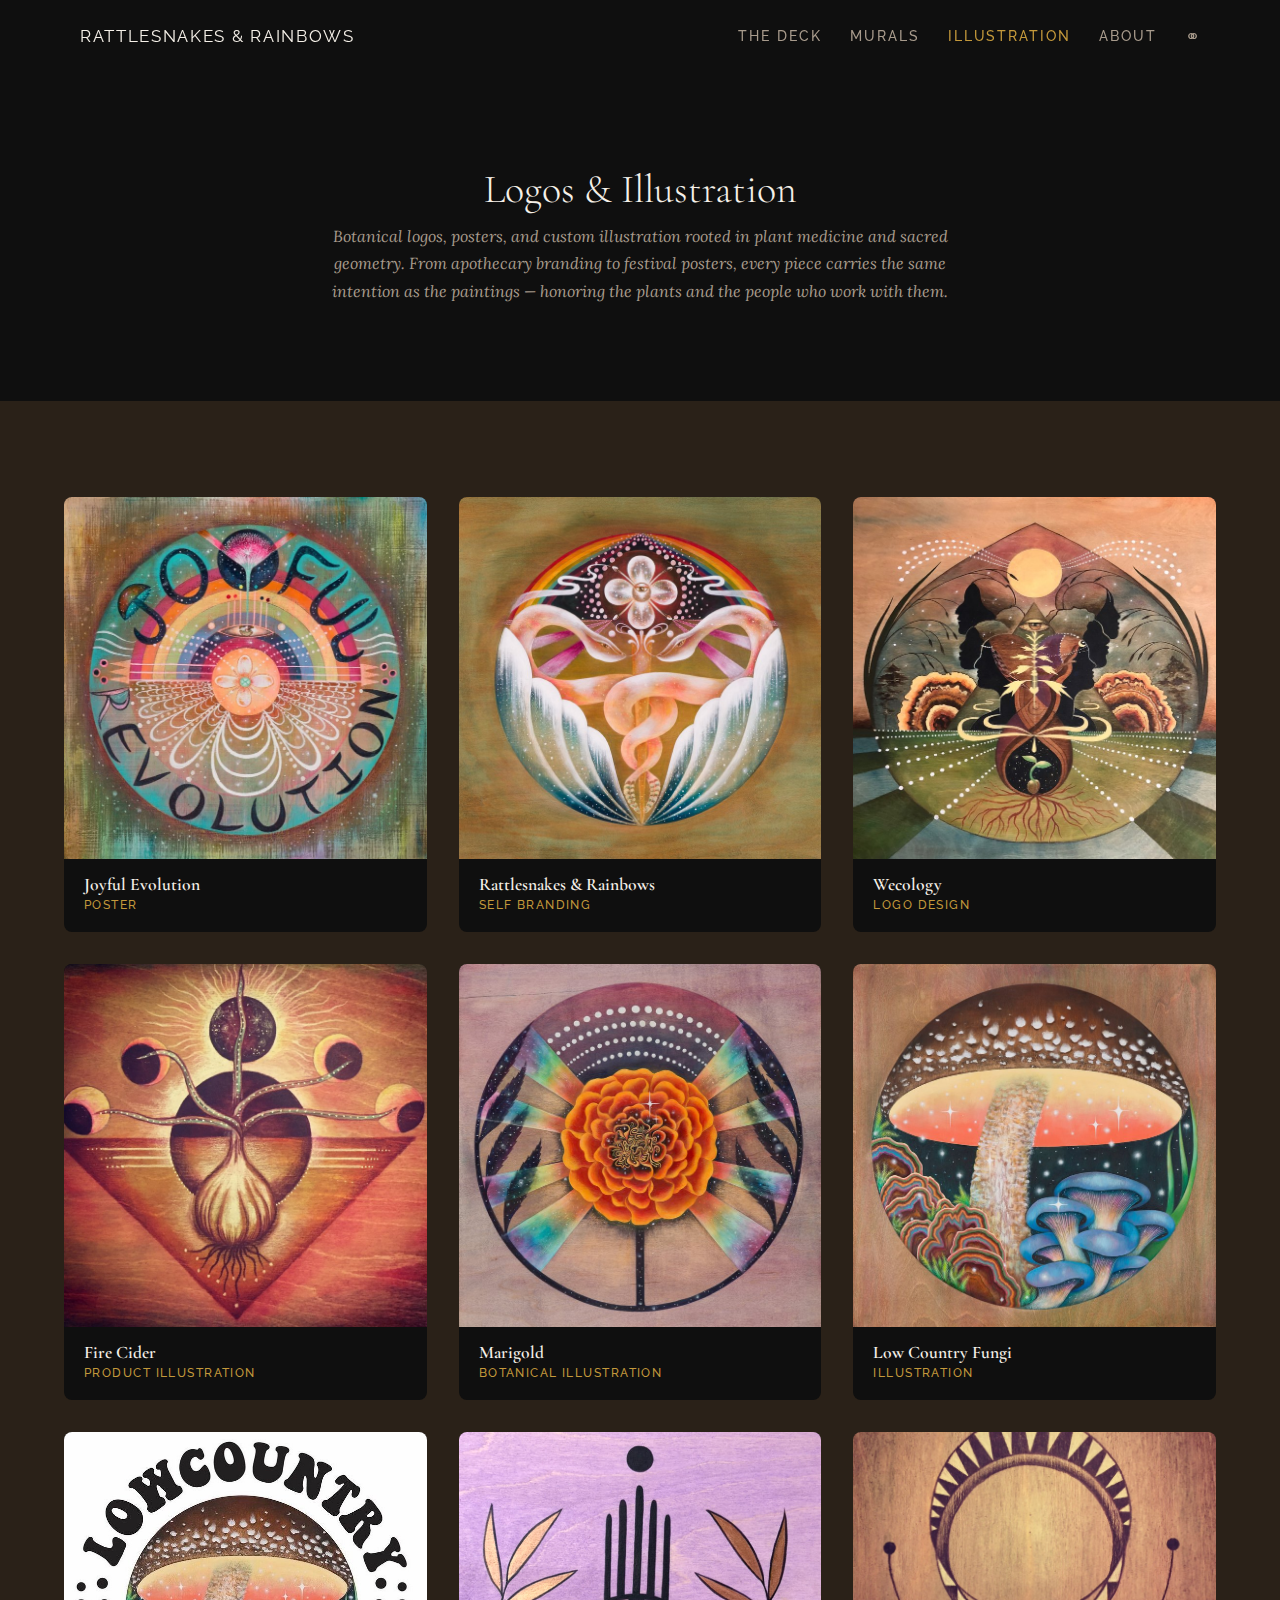
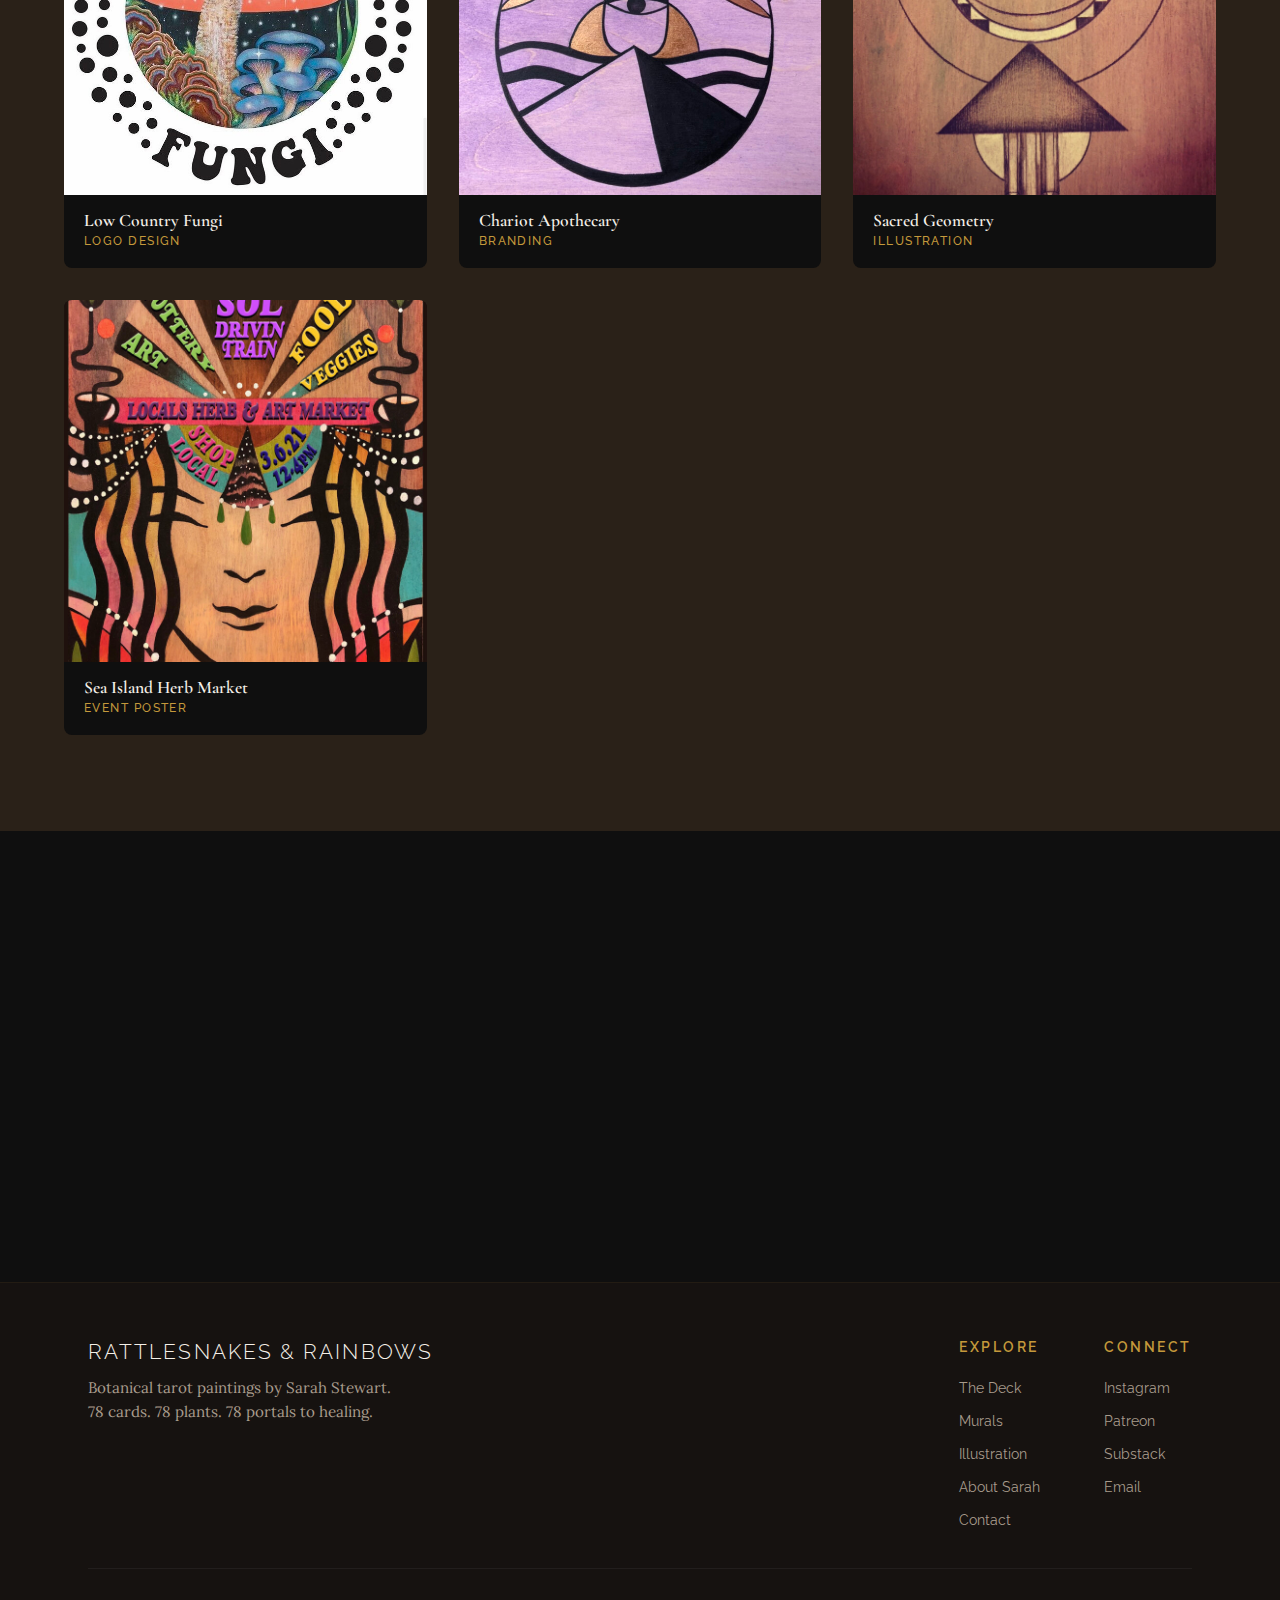
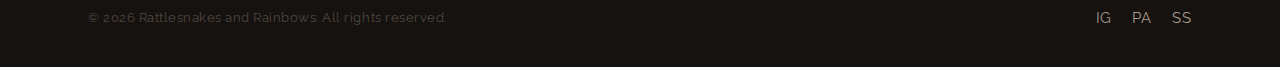
<file: illustration.html>
<!DOCTYPE html>
<html lang="en">
<head>
  <meta charset="UTF-8">
  <meta name="viewport" content="width=device-width, initial-scale=1.0, maximum-scale=1.0, user-scalable=no">
  <meta name="description" content="Botanical logos, posters, and illustrations by Sarah Stewart. Custom design work rooted in plant medicine and sacred geometry.">
  <title>Illustration — Rattlesnakes & Rainbows</title>
  <link rel="preconnect" href="https://fonts.googleapis.com">
  <link rel="preconnect" href="https://fonts.gstatic.com" crossorigin>
  <link href="https://fonts.googleapis.com/css2?family=Cormorant+Garamond:ital,wght@0,300;0,400;0,600;0,700;1,300;1,400&family=Lora:ital,wght@0,400;0,500;0,600;1,400;1,500&family=Raleway:wght@300;400;500;600;700&display=swap" rel="stylesheet">
  <link rel="stylesheet" href="css/main.css?v=7">
  <link rel="stylesheet" href="css/pages/illustration.css?v=7">
</head>
<body>

  <a class="skip-link" href="#main-content">Skip to main content</a>

  <nav class="site-nav" aria-label="Main navigation">
    <a href="index.html" class="site-nav-logo">Rattlesnakes & Rainbows</a>
    <div class="site-nav-links">
      <a href="shop.html">The Deck</a>
      <a href="murals.html">Murals</a>
      <a href="illustration.html" class="active">Illustration</a>
      <a href="about.html">About</a>
    </div>
    <button type="button" class="site-nav-cart" aria-label="Shopping cart">&#9901;</button>
    <button type="button" class="nav-hamburger" aria-label="Menu" aria-expanded="false" aria-controls="mobile-menu">
      <span></span><span></span><span></span>
    </button>
  </nav>

  <!-- Mobile menu overlay -->
  <nav class="mobile-menu" id="mobile-menu" aria-hidden="true" aria-label="Mobile navigation">
    <a href="shop.html">The Deck</a>
    <a href="murals.html">Murals</a>
    <a href="illustration.html">Illustration</a>
    <a href="about.html">About</a>
    <a href="contact.html">Contact</a>
  </nav>

  <main id="main-content" class="illustration-page">

    <section class="illustration-hero">
      <h1>Logos & Illustration</h1>
      <p>Botanical logos, posters, and custom illustration rooted in plant medicine and sacred geometry. From apothecary branding to festival posters, every piece carries the same intention as the paintings — honoring the plants and the people who work with them.</p>
    </section>

    <section class="illustration-gallery reveal">
      <div class="illustration-gallery-inner">

        <div class="illustration-item">
          <div class="illustration-item-image">
            <img src="assets/images/illustrations/illust-1.jpg" alt="Joyful Evolution — circular mandala poster with rainbow and sacred geometry" loading="lazy">
          </div>
          <div class="illustration-item-info">
            <h3>Joyful Evolution</h3>
            <div class="illustration-type">Poster</div>
          </div>
        </div>

        <div class="illustration-item">
          <div class="illustration-item-image">
            <img src="assets/images/illustrations/illust-2.jpg" alt="Rattlesnakes and Rainbows — snakes and rainbow with sacred geometry" loading="lazy">
          </div>
          <div class="illustration-item-info">
            <h3>Rattlesnakes & Rainbows</h3>
            <div class="illustration-type">Self Branding</div>
          </div>
        </div>

        <div class="illustration-item">
          <div class="illustration-item-image">
            <img src="assets/images/illustrations/illust-3.jpg" alt="Wecology — plant medicine seed of life illustration" loading="lazy">
          </div>
          <div class="illustration-item-info">
            <h3>Wecology</h3>
            <div class="illustration-type">Logo Design</div>
          </div>
        </div>

        <div class="illustration-item">
          <div class="illustration-item-image">
            <img src="assets/images/illustrations/illust-4.jpg" alt="Fire Cider — onion bulb with moon phases on birch wood" loading="lazy">
          </div>
          <div class="illustration-item-info">
            <h3>Fire Cider</h3>
            <div class="illustration-type">Product Illustration</div>
          </div>
        </div>

        <div class="illustration-item">
          <div class="illustration-item-image">
            <img src="assets/images/illustrations/illust-5.jpg" alt="Marigold — orange flower mandala with moon phases" loading="lazy">
          </div>
          <div class="illustration-item-info">
            <h3>Marigold</h3>
            <div class="illustration-type">Botanical Illustration</div>
          </div>
        </div>

        <div class="illustration-item">
          <div class="illustration-item-image">
            <img src="assets/images/illustrations/illust-6.jpg" alt="Low Country Fungi — sacred mushroom painting with turkey tail and blue oyster" loading="lazy">
          </div>
          <div class="illustration-item-info">
            <h3>Low Country Fungi</h3>
            <div class="illustration-type">Illustration</div>
          </div>
        </div>

        <div class="illustration-item">
          <div class="illustration-item-image">
            <img src="assets/images/illustrations/illust-7.jpg" alt="Low Country Fungi logo with mushroom illustration and text" loading="lazy">
          </div>
          <div class="illustration-item-info">
            <h3>Low Country Fungi</h3>
            <div class="illustration-type">Logo Design</div>
          </div>
        </div>

        <div class="illustration-item">
          <div class="illustration-item-image">
            <img src="assets/images/illustrations/illust-8.jpg" alt="Chariot Apothecary — hand and eye symbol with botanical leaves on purple" loading="lazy">
          </div>
          <div class="illustration-item-info">
            <h3>Chariot Apothecary</h3>
            <div class="illustration-type">Branding</div>
          </div>
        </div>

        <div class="illustration-item">
          <div class="illustration-item-image">
            <img src="assets/images/illustrations/illust-9.jpg" alt="Sacred geometry drawing on birch wood" loading="lazy">
          </div>
          <div class="illustration-item-info">
            <h3>Sacred Geometry</h3>
            <div class="illustration-type">Illustration</div>
          </div>
        </div>

        <div class="illustration-item">
          <div class="illustration-item-image">
            <img src="assets/images/illustrations/illust-10.jpg" alt="Sea Island Savory Herbs — locals herb and art market event poster" loading="lazy">
          </div>
          <div class="illustration-item-info">
            <h3>Sea Island Herb Market</h3>
            <div class="illustration-type">Event Poster</div>
          </div>
        </div>

      </div>
    </section>

    <section class="illustration-cta reveal">
      <div class="section-inner">
        <h2>Have a Project in Mind?</h2>
        <p>Whether it's a logo for your herbal business, a poster for your next event, or custom botanical illustration, I'd love to hear about it. Every project starts with a conversation about your vision and the plants that speak to your work.</p>
        <a class="btn btn-primary" href="contact.html">Start a Conversation</a>
      </div>
    </section>

  </main>

  <footer class="site-footer">
    <div class="footer-inner">
      <div class="footer-top">
        <div class="footer-brand">
          <div class="footer-logo">Rattlesnakes & Rainbows</div>
          <p>Botanical tarot paintings by Sarah Stewart. 78 cards. 78 plants. 78 portals to healing.</p>
        </div>
        <div class="footer-col">
          <div class="footer-col-title">Explore</div>
          <a href="shop.html">The Deck</a>
          <a href="murals.html">Murals</a>
          <a href="illustration.html">Illustration</a>
          <a href="about.html">About Sarah</a>
          <a href="contact.html">Contact</a>
        </div>
        <div class="footer-col">
          <div class="footer-col-title">Connect</div>
          <a href="#">Instagram</a>
          <a href="#">Patreon</a>
          <a href="#">Substack</a>
          <a href="#">Email</a>
        </div>
      </div>
      <div class="footer-bottom">
        <div class="footer-copyright">&copy; 2026 Rattlesnakes and Rainbows. All rights reserved.</div>
        <div class="footer-social">
          <a href="#">IG</a>
          <a href="#">PA</a>
          <a href="#">SS</a>
        </div>
      </div>
    </div>
  </footer>

  <script src="js/main.js"></script>
</body>
</html>
</file>
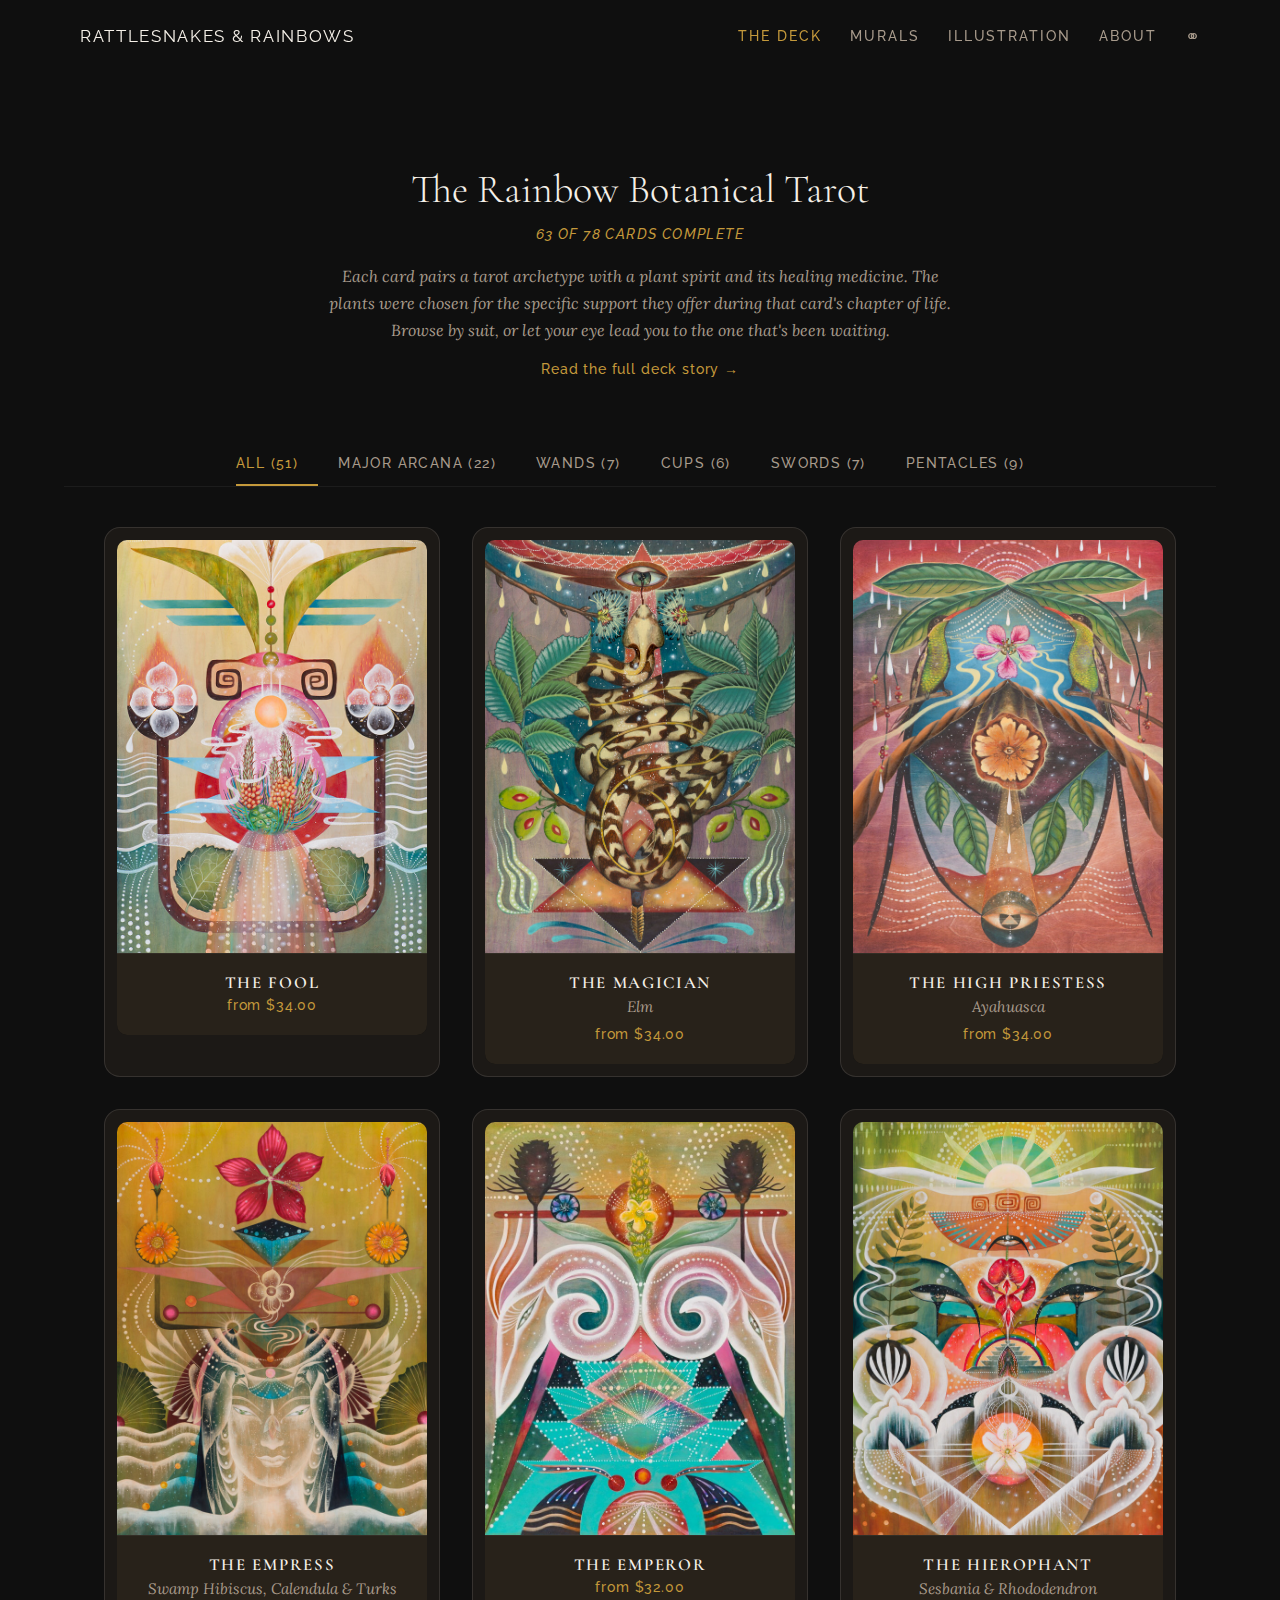
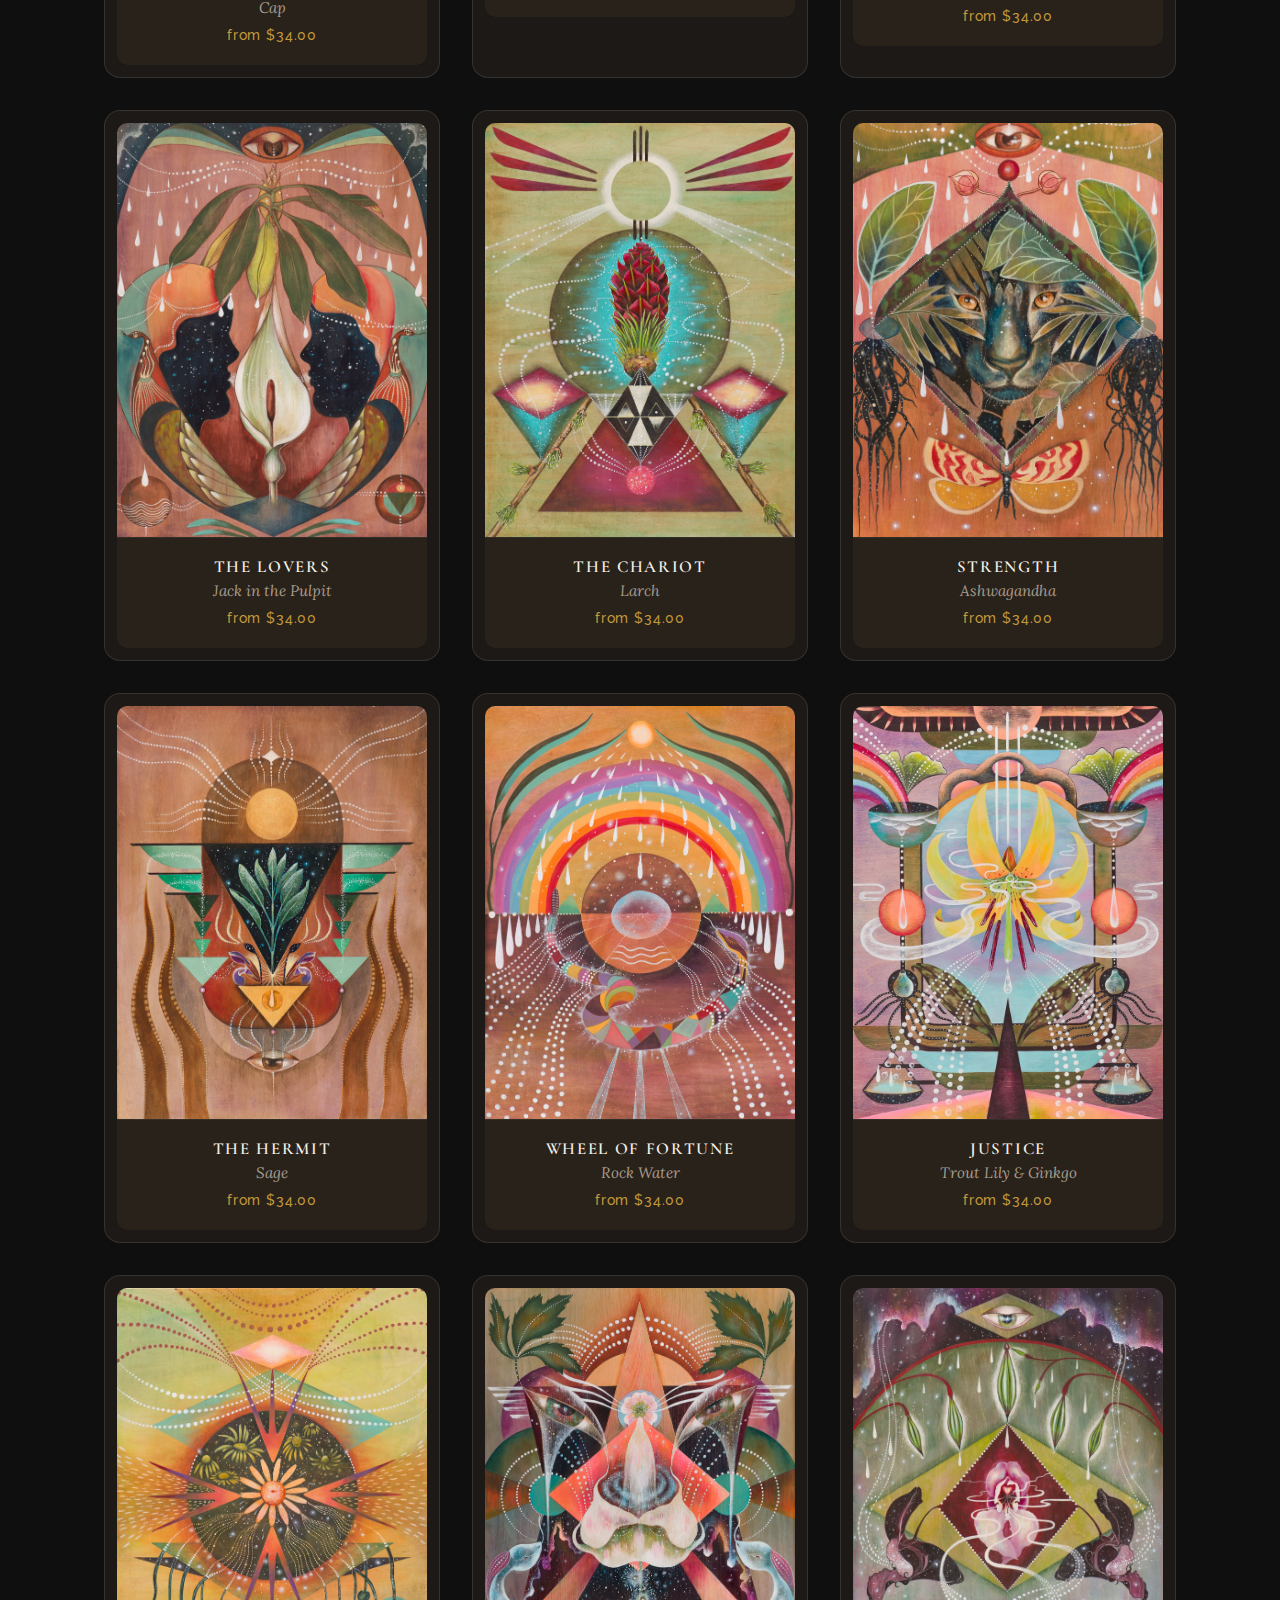
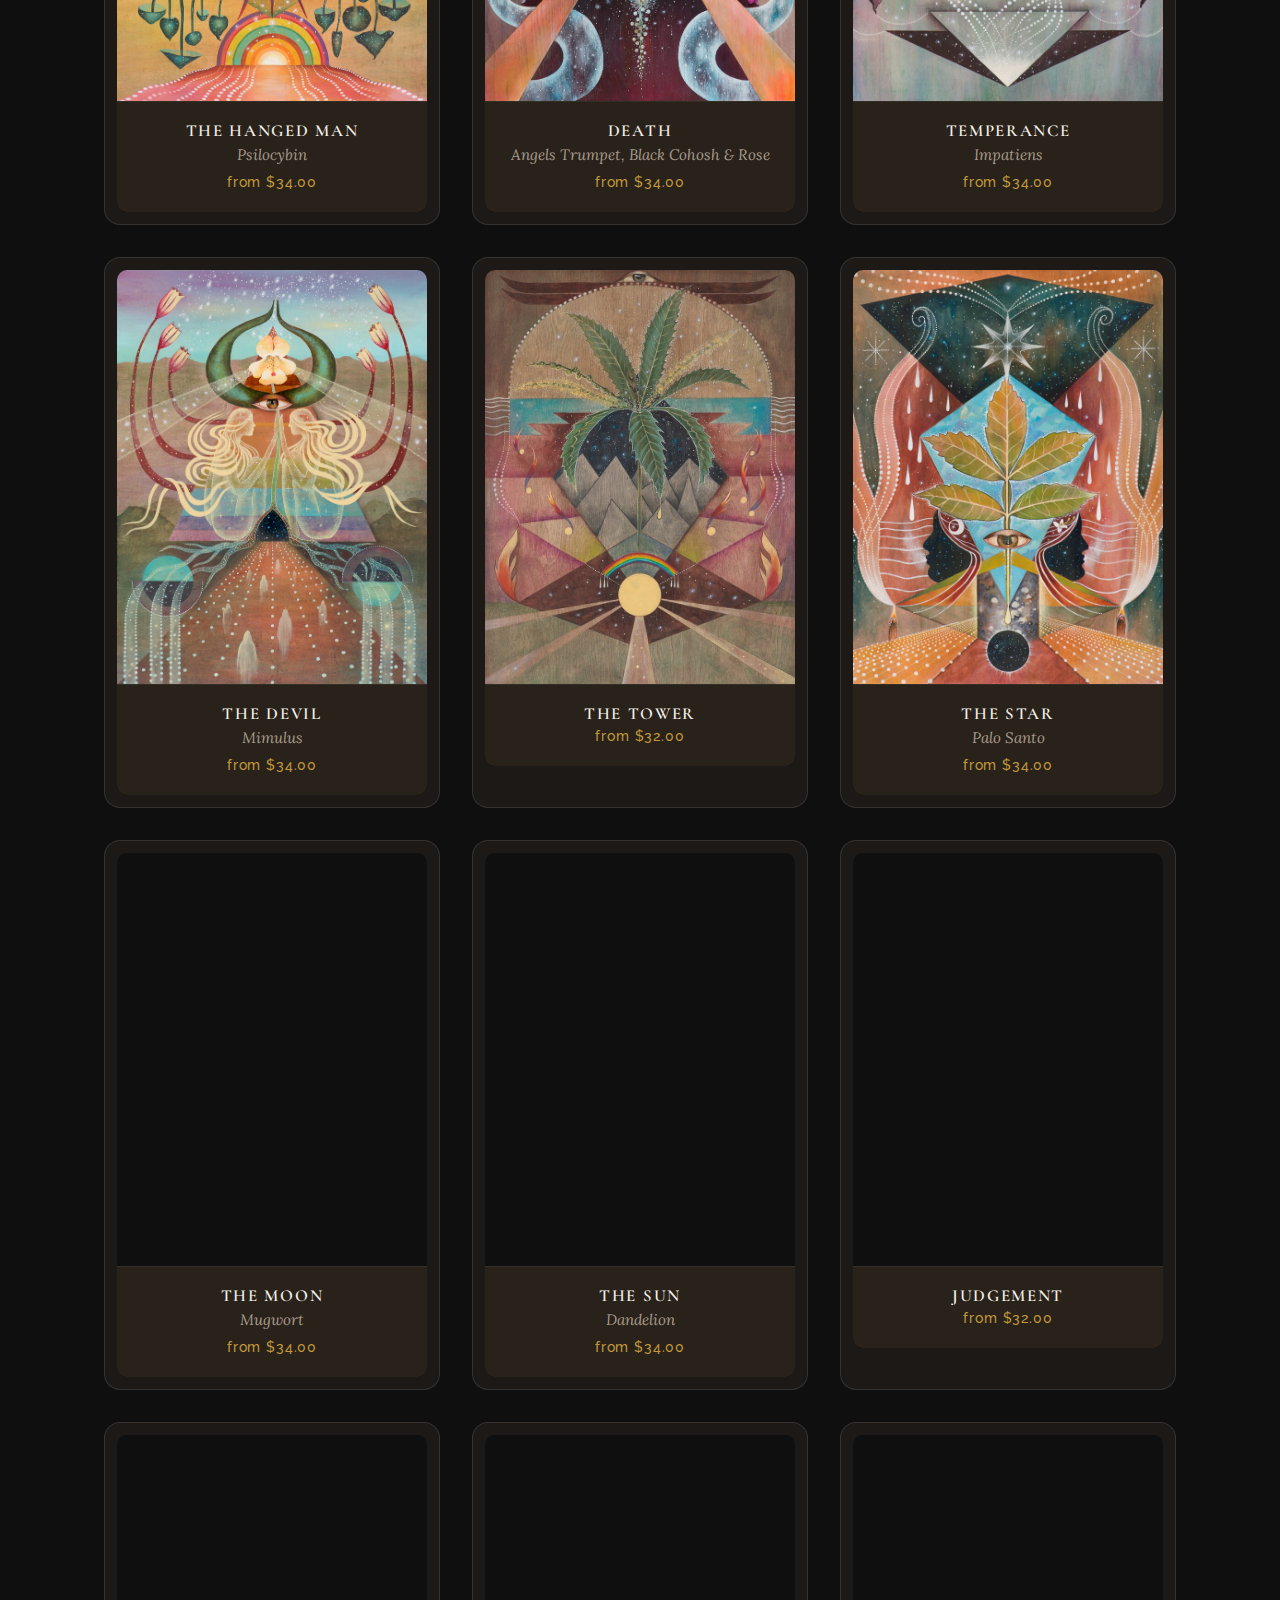
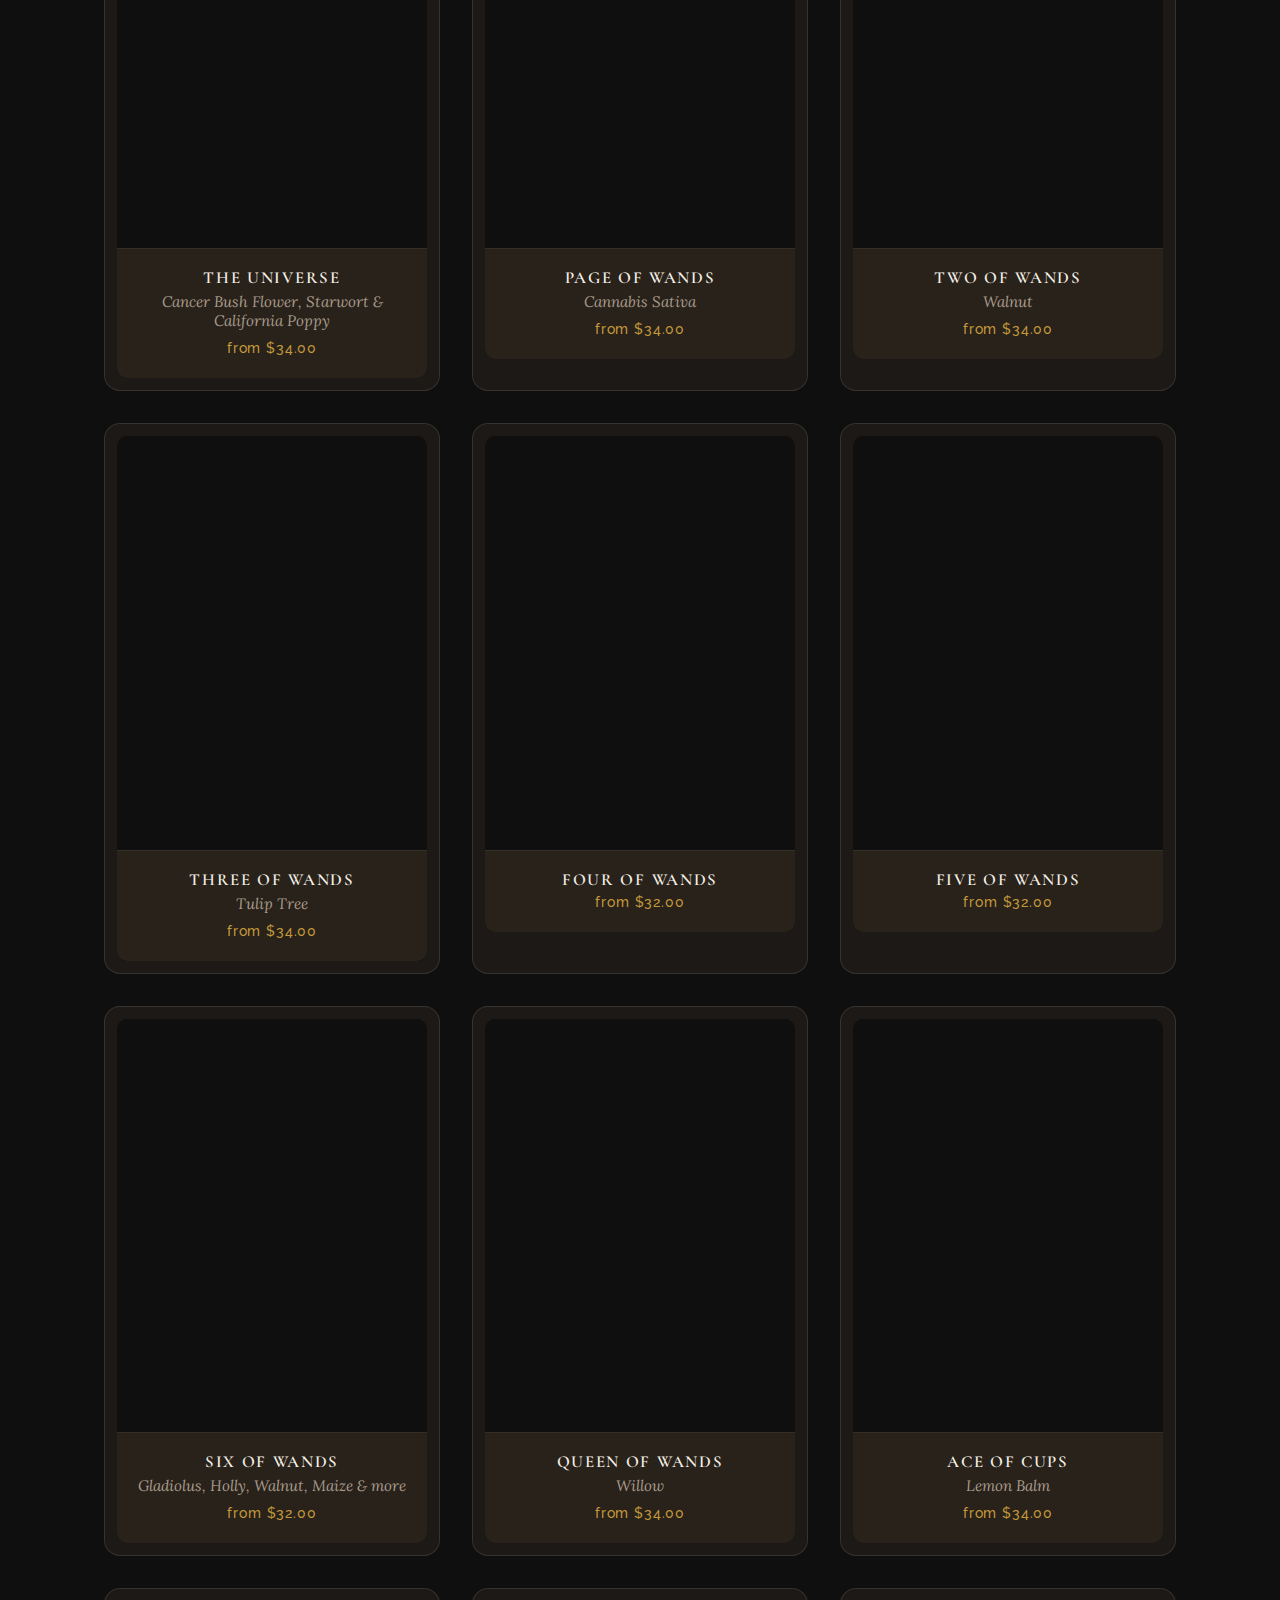
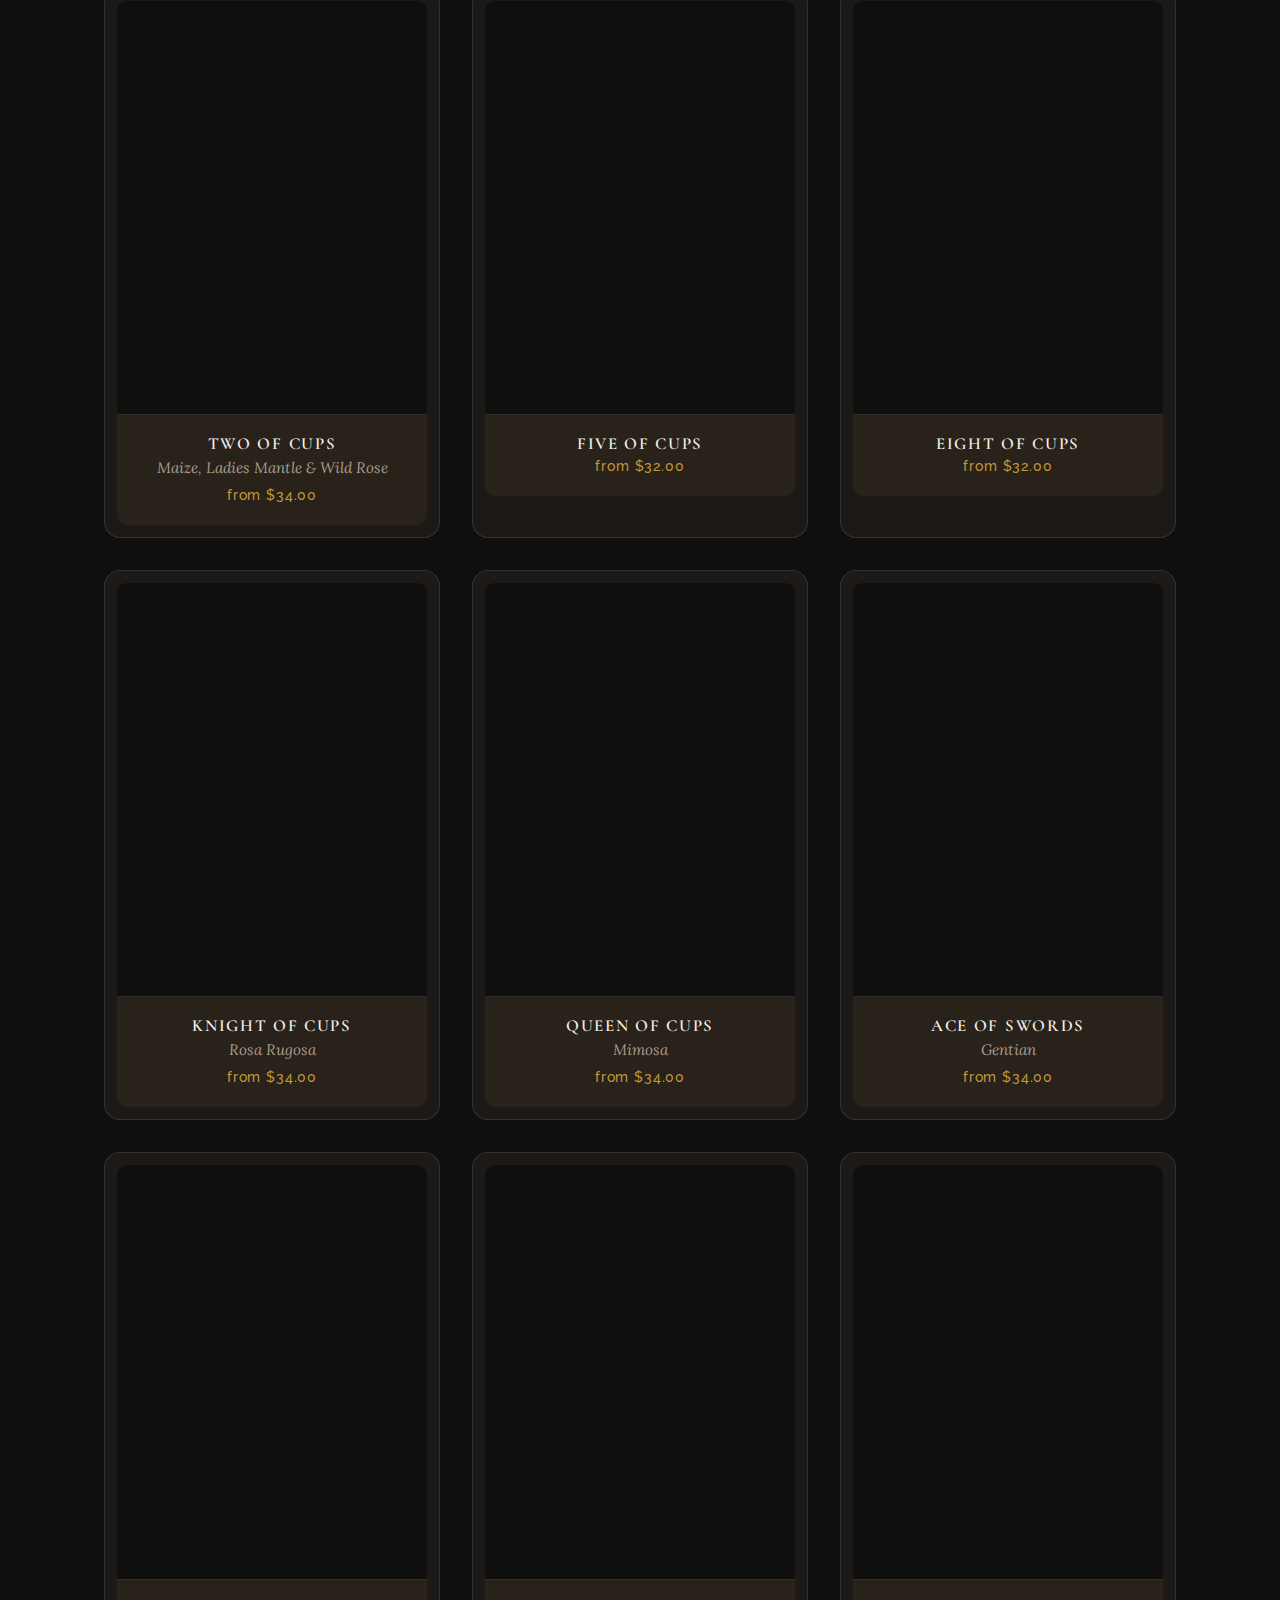
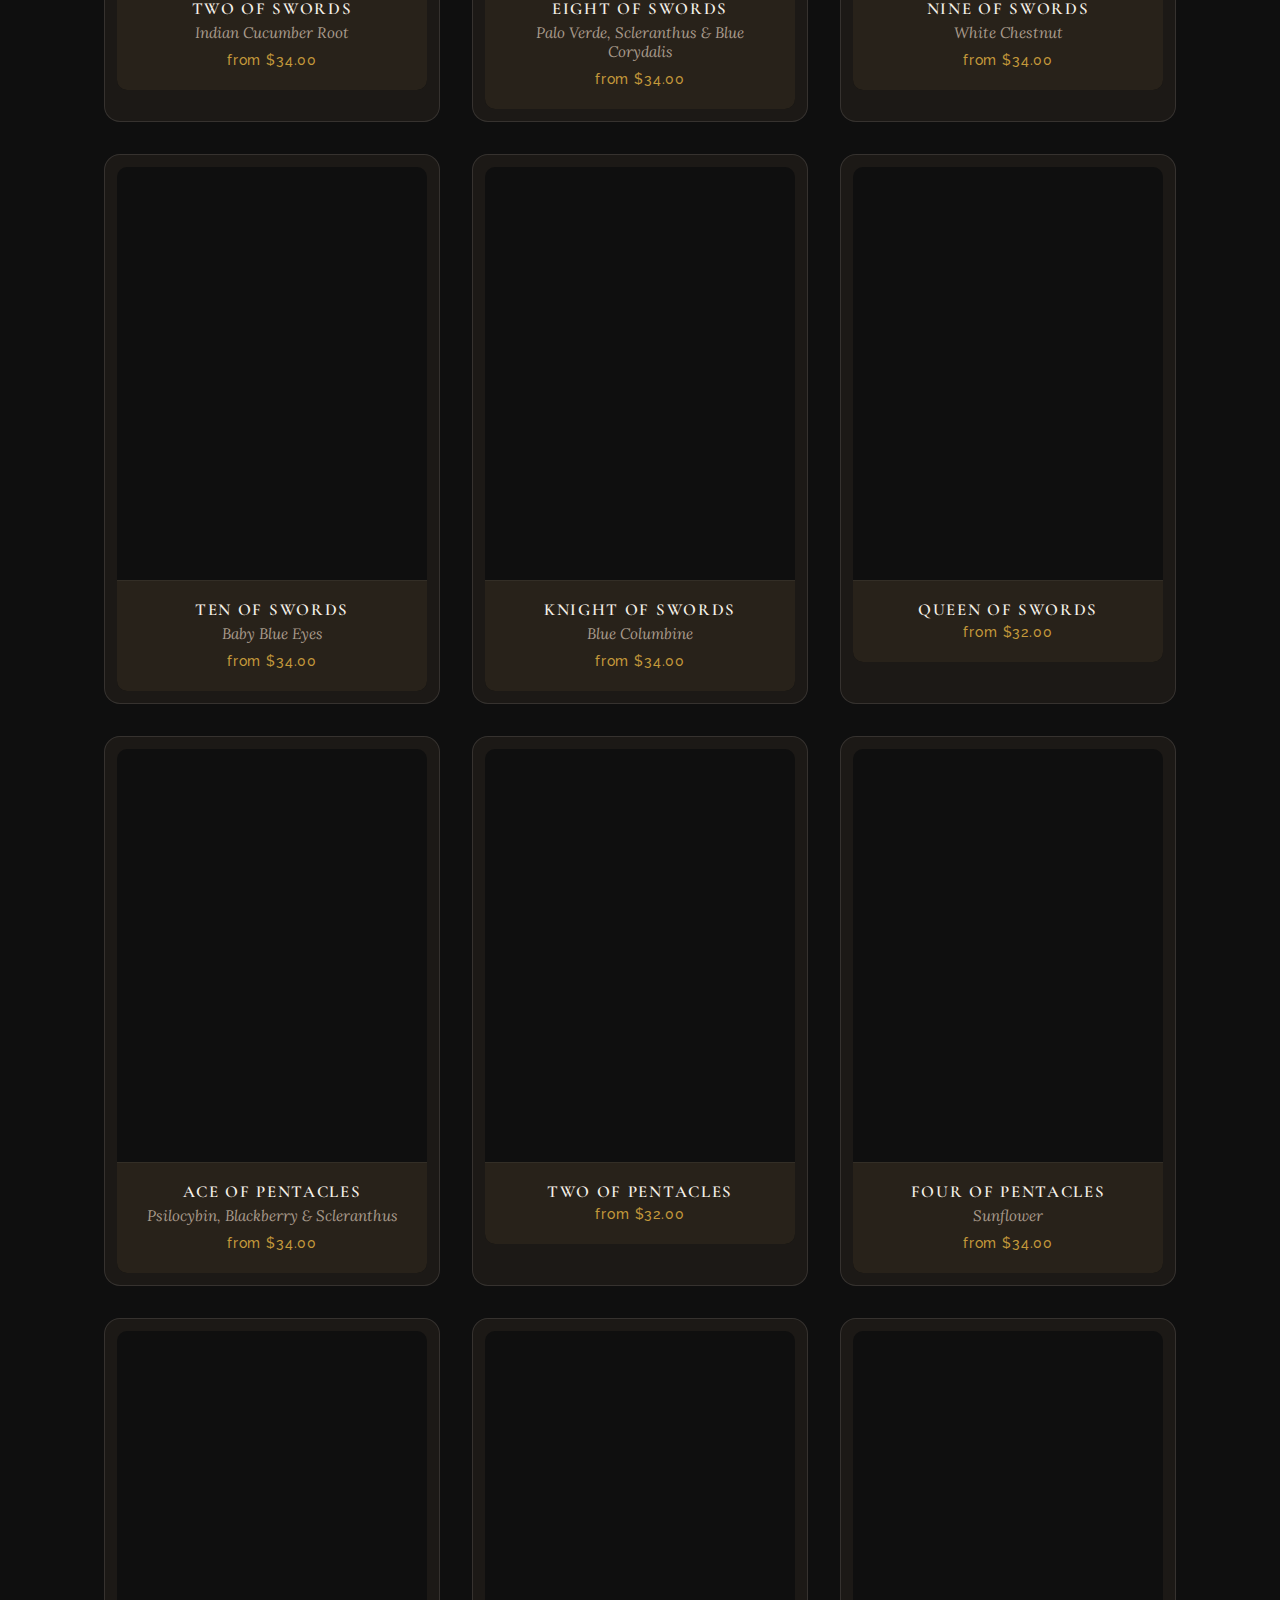
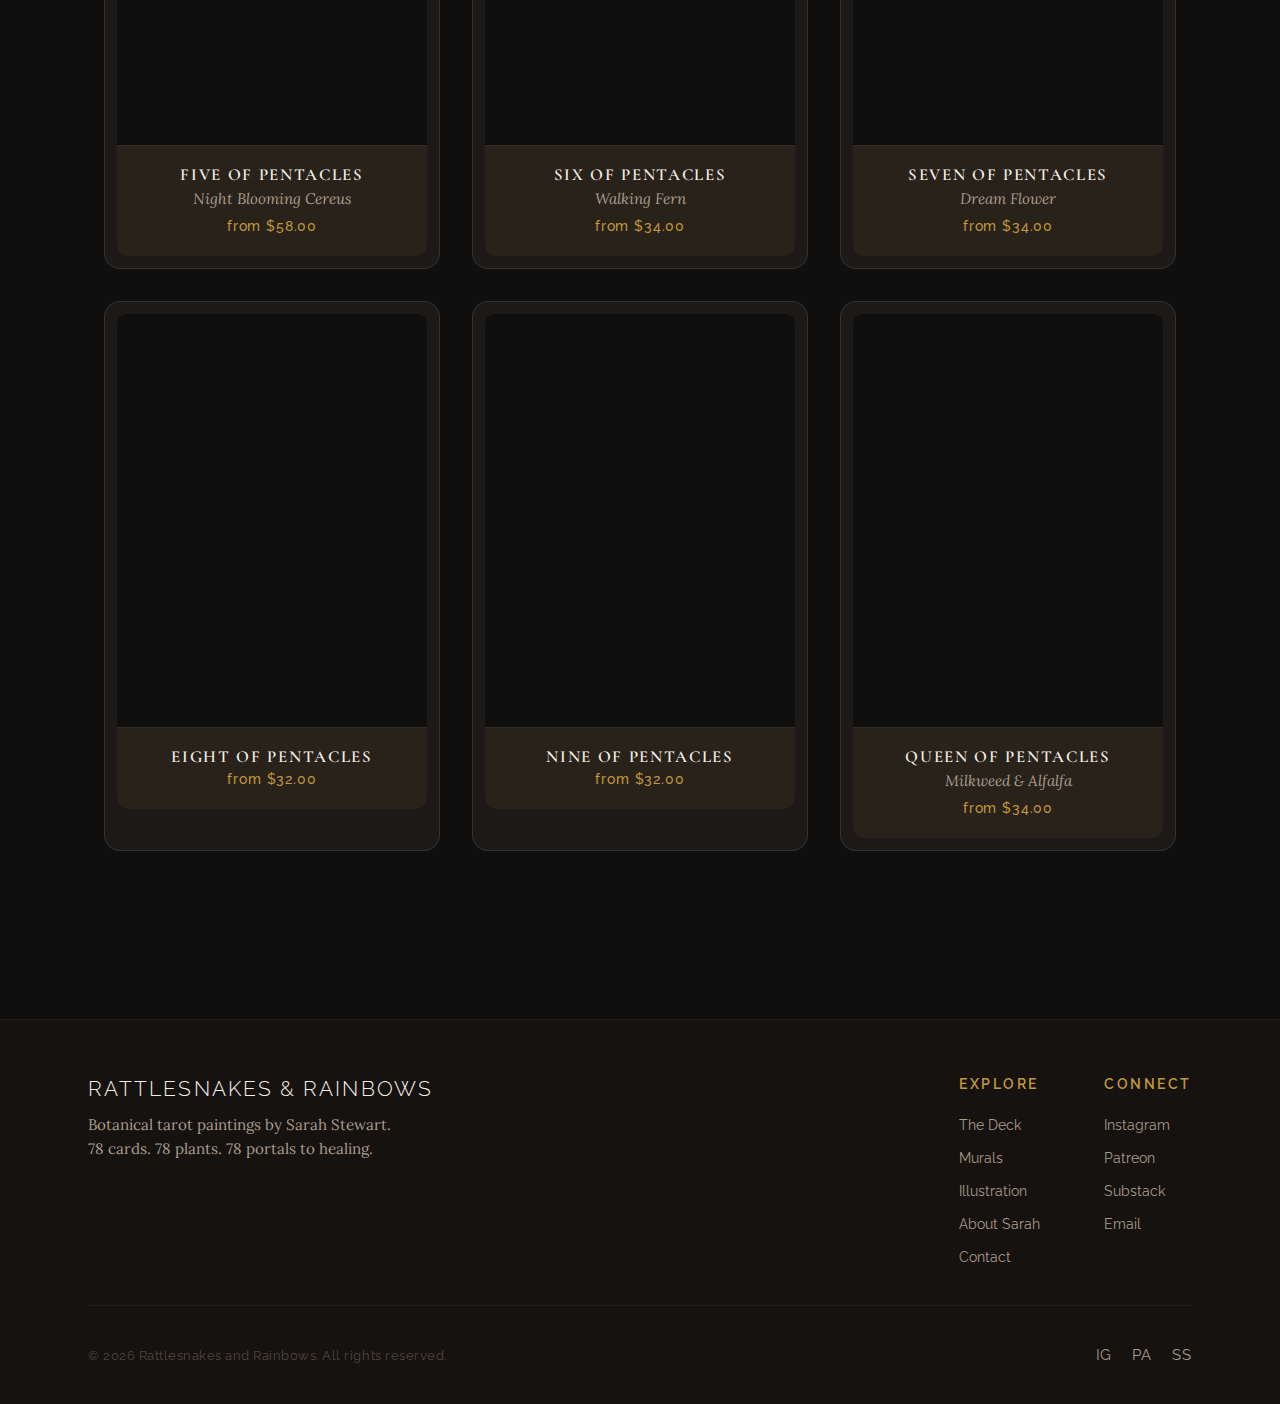
<file: shop.html>
<!DOCTYPE html>
<html lang="en">
<head>
  <meta charset="UTF-8">
  <meta name="viewport" content="width=device-width, initial-scale=1.0, maximum-scale=1.0, user-scalable=no">
  <meta name="description" content="The Rainbow Botanical Tarot — 63 of 78 cards complete. Each card pairs a tarot archetype with a plant spirit. Find the card that mirrors where you are right now.">
  <title>The Deck — Rattlesnakes & Rainbows</title>
  <link rel="preconnect" href="https://fonts.googleapis.com">
  <link rel="preconnect" href="https://fonts.gstatic.com" crossorigin>
  <link href="https://fonts.googleapis.com/css2?family=Cormorant+Garamond:ital,wght@0,300;0,400;0,600;0,700;1,300;1,400&family=Lora:ital,wght@0,400;0,500;0,600;1,400;1,500&family=Raleway:wght@300;400;500;600;700&display=swap" rel="stylesheet">
  <link rel="stylesheet" href="css/main.css?v=7">
  <link rel="stylesheet" href="css/pages/shop.css?v=7">
</head>
<body>

  <a class="skip-link" href="#main-content">Skip to main content</a>

  <nav class="site-nav" aria-label="Main navigation">
    <a href="index.html" class="site-nav-logo">Rattlesnakes & Rainbows</a>
    <div class="site-nav-links">
      <a href="shop.html" class="active">The Deck</a>
      <a href="murals.html">Murals</a>
      <a href="illustration.html">Illustration</a>
      <a href="about.html">About</a>
    </div>
    <button type="button" class="site-nav-cart" aria-label="Shopping cart">&#9901;</button>
    <button type="button" class="nav-hamburger" aria-label="Menu" aria-expanded="false" aria-controls="mobile-menu">
      <span></span><span></span><span></span>
    </button>
  </nav>

  <!-- Mobile menu overlay -->
  <nav class="mobile-menu" id="mobile-menu" aria-hidden="true" aria-label="Mobile navigation">
    <a href="shop.html">The Deck</a>
    <a href="murals.html">Murals</a>
    <a href="illustration.html">Illustration</a>
    <a href="about.html">About</a>
    <a href="contact.html">Contact</a>
  </nav>

  <main id="main-content" class="shop-page">
    <div class="section section--dark">
      <div class="section-inner">
        <div class="shop-header">
          <h1>The Rainbow Botanical Tarot</h1>
          <p class="shop-card-count">63 of 78 cards complete</p>
          <p class="shop-intro-text">Each card pairs a tarot archetype with a plant spirit and its healing medicine. The plants were chosen for the specific support they offer during that card's chapter of life. Browse by suit, or let your eye lead you to the one that's been waiting.</p>
          <a href="about.html" class="shop-intro-link">Read the full deck story &rarr;</a>
        </div>

        <div class="shop-filter-bar" role="toolbar" aria-label="Filter and sort cards">
          <button type="button" class="active-filter" data-filter="all">All (51)</button>
          <button type="button" data-filter="major">Major Arcana (22)</button>
          <button type="button" data-filter="wands">Wands (7)</button>
          <button type="button" data-filter="cups">Cups (6)</button>
          <button type="button" data-filter="swords">Swords (7)</button>
          <button type="button" data-filter="pentacles">Pentacles (9)</button>
        </div>

        <div class="shop-grid-wrap">
          <div class="shop-grid">

            <!-- ═══════════════════════════════════ -->
            <!-- MAJOR ARCANA (22 cards)             -->
            <!-- ═══════════════════════════════════ -->

            <div class="tarot-card" data-category="major">
              <a href="card-empress.html">
                <div class="tarot-card-inner">
                  <div class="tarot-card-image">
                    <img src="assets/images/cards/fool.jpg" alt="The Fool" loading="lazy">
                  </div>
                  <div class="tarot-card-info">
                    <div class="tarot-card-name">The Fool</div>
                    <div class="tarot-card-price">from $34.00</div>
                  </div>
                </div>
              </a>
            </div>

            <div class="tarot-card" data-category="major">
              <a href="card-empress.html">
                <div class="tarot-card-inner">
                  <div class="tarot-card-image">
                    <img src="assets/images/cards/magician.jpg" alt="The Magician" loading="lazy">
                  </div>
                  <div class="tarot-card-info">
                    <div class="tarot-card-name">The Magician</div>
                    <div class="tarot-card-plant">Elm</div>
                    <div class="tarot-card-price">from $34.00</div>
                  </div>
                </div>
              </a>
            </div>

            <div class="tarot-card" data-category="major">
              <a href="card-empress.html">
                <div class="tarot-card-inner">
                  <div class="tarot-card-image">
                    <img src="assets/images/cards/high-priestess.jpg" alt="The High Priestess" loading="lazy">
                  </div>
                  <div class="tarot-card-info">
                    <div class="tarot-card-name">The High Priestess</div>
                    <div class="tarot-card-plant">Ayahuasca</div>
                    <div class="tarot-card-price">from $34.00</div>
                  </div>
                </div>
              </a>
            </div>

            <div class="tarot-card" data-category="major">
              <a href="card-empress.html">
                <div class="tarot-card-inner">
                  <div class="tarot-card-image">
                    <img src="assets/images/cards/empress.jpg" alt="The Empress" loading="lazy">
                  </div>
                  <div class="tarot-card-info">
                    <div class="tarot-card-name">The Empress</div>
                    <div class="tarot-card-plant">Swamp Hibiscus, Calendula & Turks Cap</div>
                    <div class="tarot-card-price">from $34.00</div>
                  </div>
                </div>
              </a>
            </div>

            <div class="tarot-card" data-category="major">
              <a href="card-empress.html">
                <div class="tarot-card-inner">
                  <div class="tarot-card-image">
                    <img src="assets/images/cards/emperor.jpg" alt="The Emperor" loading="lazy">
                  </div>
                  <div class="tarot-card-info">
                    <div class="tarot-card-name">The Emperor</div>
                    <div class="tarot-card-price">from $32.00</div>
                  </div>
                </div>
              </a>
            </div>

            <div class="tarot-card" data-category="major">
              <a href="card-empress.html">
                <div class="tarot-card-inner">
                  <div class="tarot-card-image">
                    <img src="assets/images/cards/hierophant.jpg" alt="The Hierophant" loading="lazy">
                  </div>
                  <div class="tarot-card-info">
                    <div class="tarot-card-name">The Hierophant</div>
                    <div class="tarot-card-plant">Sesbania & Rhododendron</div>
                    <div class="tarot-card-price">from $34.00</div>
                  </div>
                </div>
              </a>
            </div>

            <div class="tarot-card" data-category="major">
              <a href="card-empress.html">
                <div class="tarot-card-inner">
                  <div class="tarot-card-image">
                    <img src="assets/images/cards/lovers.jpg" alt="The Lovers" loading="lazy">
                  </div>
                  <div class="tarot-card-info">
                    <div class="tarot-card-name">The Lovers</div>
                    <div class="tarot-card-plant">Jack in the Pulpit</div>
                    <div class="tarot-card-price">from $34.00</div>
                  </div>
                </div>
              </a>
            </div>

            <div class="tarot-card" data-category="major">
              <a href="card-empress.html">
                <div class="tarot-card-inner">
                  <div class="tarot-card-image">
                    <img src="assets/images/cards/chariot.jpg" alt="The Chariot" loading="lazy">
                  </div>
                  <div class="tarot-card-info">
                    <div class="tarot-card-name">The Chariot</div>
                    <div class="tarot-card-plant">Larch</div>
                    <div class="tarot-card-price">from $34.00</div>
                  </div>
                </div>
              </a>
            </div>

            <div class="tarot-card" data-category="major">
              <a href="card-empress.html">
                <div class="tarot-card-inner">
                  <div class="tarot-card-image">
                    <img src="assets/images/cards/strength.jpg" alt="Strength" loading="lazy">
                  </div>
                  <div class="tarot-card-info">
                    <div class="tarot-card-name">Strength</div>
                    <div class="tarot-card-plant">Ashwagandha</div>
                    <div class="tarot-card-price">from $34.00</div>
                  </div>
                </div>
              </a>
            </div>

            <div class="tarot-card" data-category="major">
              <a href="card-empress.html">
                <div class="tarot-card-inner">
                  <div class="tarot-card-image">
                    <img src="assets/images/cards/hermit.jpg" alt="The Hermit" loading="lazy">
                  </div>
                  <div class="tarot-card-info">
                    <div class="tarot-card-name">The Hermit</div>
                    <div class="tarot-card-plant">Sage</div>
                    <div class="tarot-card-price">from $34.00</div>
                  </div>
                </div>
              </a>
            </div>

            <div class="tarot-card" data-category="major">
              <a href="card-empress.html">
                <div class="tarot-card-inner">
                  <div class="tarot-card-image">
                    <img src="assets/images/cards/wheel-of-fortune.jpg" alt="The Wheel of Fortune" loading="lazy">
                  </div>
                  <div class="tarot-card-info">
                    <div class="tarot-card-name">Wheel of Fortune</div>
                    <div class="tarot-card-plant">Rock Water</div>
                    <div class="tarot-card-price">from $34.00</div>
                  </div>
                </div>
              </a>
            </div>

            <div class="tarot-card" data-category="major">
              <a href="card-empress.html">
                <div class="tarot-card-inner">
                  <div class="tarot-card-image">
                    <img src="assets/images/cards/justice.jpg" alt="Justice" loading="lazy">
                  </div>
                  <div class="tarot-card-info">
                    <div class="tarot-card-name">Justice</div>
                    <div class="tarot-card-plant">Trout Lily & Ginkgo</div>
                    <div class="tarot-card-price">from $34.00</div>
                  </div>
                </div>
              </a>
            </div>

            <div class="tarot-card" data-category="major">
              <a href="card-empress.html">
                <div class="tarot-card-inner">
                  <div class="tarot-card-image">
                    <img src="assets/images/cards/hanged-man.jpg" alt="The Hanged Man" loading="lazy">
                  </div>
                  <div class="tarot-card-info">
                    <div class="tarot-card-name">The Hanged Man</div>
                    <div class="tarot-card-plant">Psilocybin</div>
                    <div class="tarot-card-price">from $34.00</div>
                  </div>
                </div>
              </a>
            </div>

            <div class="tarot-card" data-category="major">
              <a href="card-death.html">
                <div class="tarot-card-inner">
                  <div class="tarot-card-image">
                    <img src="assets/images/cards/death-card.jpg" alt="The Death Card" loading="lazy">
                  </div>
                  <div class="tarot-card-info">
                    <div class="tarot-card-name">Death</div>
                    <div class="tarot-card-plant">Angels Trumpet, Black Cohosh & Rose</div>
                    <div class="tarot-card-price">from $34.00</div>
                  </div>
                </div>
              </a>
            </div>

            <div class="tarot-card" data-category="major">
              <a href="card-empress.html">
                <div class="tarot-card-inner">
                  <div class="tarot-card-image">
                    <img src="assets/images/cards/temperance.jpg" alt="Temperance" loading="lazy">
                  </div>
                  <div class="tarot-card-info">
                    <div class="tarot-card-name">Temperance</div>
                    <div class="tarot-card-plant">Impatiens</div>
                    <div class="tarot-card-price">from $34.00</div>
                  </div>
                </div>
              </a>
            </div>

            <div class="tarot-card" data-category="major">
              <a href="card-empress.html">
                <div class="tarot-card-inner">
                  <div class="tarot-card-image">
                    <img src="assets/images/cards/devil.jpg" alt="The Devil" loading="lazy">
                  </div>
                  <div class="tarot-card-info">
                    <div class="tarot-card-name">The Devil</div>
                    <div class="tarot-card-plant">Mimulus</div>
                    <div class="tarot-card-price">from $34.00</div>
                  </div>
                </div>
              </a>
            </div>

            <div class="tarot-card" data-category="major">
              <a href="card-empress.html">
                <div class="tarot-card-inner">
                  <div class="tarot-card-image">
                    <img src="assets/images/cards/tower.jpg" alt="The Tower" loading="lazy">
                  </div>
                  <div class="tarot-card-info">
                    <div class="tarot-card-name">The Tower</div>
                    <div class="tarot-card-price">from $32.00</div>
                  </div>
                </div>
              </a>
            </div>

            <div class="tarot-card" data-category="major">
              <a href="card-empress.html">
                <div class="tarot-card-inner">
                  <div class="tarot-card-image">
                    <img src="assets/images/cards/star.jpg" alt="The Star" loading="lazy">
                  </div>
                  <div class="tarot-card-info">
                    <div class="tarot-card-name">The Star</div>
                    <div class="tarot-card-plant">Palo Santo</div>
                    <div class="tarot-card-price">from $34.00</div>
                  </div>
                </div>
              </a>
            </div>

            <div class="tarot-card" data-category="major">
              <a href="card-empress.html">
                <div class="tarot-card-inner">
                  <div class="tarot-card-image">
                    <img src="assets/images/cards/moon.jpg" alt="The Moon" loading="lazy">
                  </div>
                  <div class="tarot-card-info">
                    <div class="tarot-card-name">The Moon</div>
                    <div class="tarot-card-plant">Mugwort</div>
                    <div class="tarot-card-price">from $34.00</div>
                  </div>
                </div>
              </a>
            </div>

            <div class="tarot-card" data-category="major">
              <a href="card-empress.html">
                <div class="tarot-card-inner">
                  <div class="tarot-card-image">
                    <img src="assets/images/cards/sun.jpg" alt="The Sun" loading="lazy">
                  </div>
                  <div class="tarot-card-info">
                    <div class="tarot-card-name">The Sun</div>
                    <div class="tarot-card-plant">Dandelion</div>
                    <div class="tarot-card-price">from $34.00</div>
                  </div>
                </div>
              </a>
            </div>

            <div class="tarot-card" data-category="major">
              <a href="card-empress.html">
                <div class="tarot-card-inner">
                  <div class="tarot-card-image">
                    <img src="assets/images/cards/judgement.jpg" alt="Judgement" loading="lazy">
                  </div>
                  <div class="tarot-card-info">
                    <div class="tarot-card-name">Judgement</div>
                    <div class="tarot-card-price">from $32.00</div>
                  </div>
                </div>
              </a>
            </div>

            <div class="tarot-card" data-category="major">
              <a href="card-empress.html">
                <div class="tarot-card-inner">
                  <div class="tarot-card-image">
                    <img src="assets/images/cards/universe.jpg" alt="The Universe" loading="lazy">
                  </div>
                  <div class="tarot-card-info">
                    <div class="tarot-card-name">The Universe</div>
                    <div class="tarot-card-plant">Cancer Bush Flower, Starwort & California Poppy</div>
                    <div class="tarot-card-price">from $34.00</div>
                  </div>
                </div>
              </a>
            </div>

            <!-- ═══════════════════════════════════ -->
            <!-- WANDS (7 cards)                     -->
            <!-- ═══════════════════════════════════ -->

            <div class="tarot-card" data-category="wands">
              <a href="card-empress.html">
                <div class="tarot-card-inner">
                  <div class="tarot-card-image">
                    <img src="assets/images/cards/page-of-wands.jpg" alt="Page of Wands" loading="lazy">
                  </div>
                  <div class="tarot-card-info">
                    <div class="tarot-card-name">Page of Wands</div>
                    <div class="tarot-card-plant">Cannabis Sativa</div>
                    <div class="tarot-card-price">from $34.00</div>
                  </div>
                </div>
              </a>
            </div>

            <div class="tarot-card" data-category="wands">
              <a href="card-empress.html">
                <div class="tarot-card-inner">
                  <div class="tarot-card-image">
                    <img src="assets/images/cards/two-of-wands.jpg" alt="Two of Wands" loading="lazy">
                  </div>
                  <div class="tarot-card-info">
                    <div class="tarot-card-name">Two of Wands</div>
                    <div class="tarot-card-plant">Walnut</div>
                    <div class="tarot-card-price">from $34.00</div>
                  </div>
                </div>
              </a>
            </div>

            <div class="tarot-card" data-category="wands">
              <a href="card-empress.html">
                <div class="tarot-card-inner">
                  <div class="tarot-card-image">
                    <img src="assets/images/cards/three-of-wands.jpg" alt="Three of Wands" loading="lazy">
                  </div>
                  <div class="tarot-card-info">
                    <div class="tarot-card-name">Three of Wands</div>
                    <div class="tarot-card-plant">Tulip Tree</div>
                    <div class="tarot-card-price">from $34.00</div>
                  </div>
                </div>
              </a>
            </div>

            <div class="tarot-card" data-category="wands">
              <a href="card-empress.html">
                <div class="tarot-card-inner">
                  <div class="tarot-card-image">
                    <img src="assets/images/cards/four-of-wands.jpg" alt="Four of Wands" loading="lazy">
                  </div>
                  <div class="tarot-card-info">
                    <div class="tarot-card-name">Four of Wands</div>
                    <div class="tarot-card-price">from $32.00</div>
                  </div>
                </div>
              </a>
            </div>

            <div class="tarot-card" data-category="wands">
              <a href="card-empress.html">
                <div class="tarot-card-inner">
                  <div class="tarot-card-image">
                    <img src="assets/images/cards/five-of-wands.jpg" alt="Five of Wands" loading="lazy">
                  </div>
                  <div class="tarot-card-info">
                    <div class="tarot-card-name">Five of Wands</div>
                    <div class="tarot-card-price">from $32.00</div>
                  </div>
                </div>
              </a>
            </div>

            <div class="tarot-card" data-category="wands">
              <a href="card-empress.html">
                <div class="tarot-card-inner">
                  <div class="tarot-card-image">
                    <img src="assets/images/cards/six-of-wands.jpg" alt="Six of Wands" loading="lazy">
                  </div>
                  <div class="tarot-card-info">
                    <div class="tarot-card-name">Six of Wands</div>
                    <div class="tarot-card-plant">Gladiolus, Holly, Walnut, Maize & more</div>
                    <div class="tarot-card-price">from $32.00</div>
                  </div>
                </div>
              </a>
            </div>

            <div class="tarot-card" data-category="wands">
              <a href="card-empress.html">
                <div class="tarot-card-inner">
                  <div class="tarot-card-image">
                    <img src="assets/images/cards/queen-of-wands.jpg" alt="Queen of Wands" loading="lazy">
                  </div>
                  <div class="tarot-card-info">
                    <div class="tarot-card-name">Queen of Wands</div>
                    <div class="tarot-card-plant">Willow</div>
                    <div class="tarot-card-price">from $34.00</div>
                  </div>
                </div>
              </a>
            </div>

            <!-- ═══════════════════════════════════ -->
            <!-- CUPS (6 cards)                      -->
            <!-- ═══════════════════════════════════ -->

            <div class="tarot-card" data-category="cups">
              <a href="card-empress.html">
                <div class="tarot-card-inner">
                  <div class="tarot-card-image">
                    <img src="assets/images/cards/ace-of-cups.jpg" alt="Ace of Cups" loading="lazy">
                  </div>
                  <div class="tarot-card-info">
                    <div class="tarot-card-name">Ace of Cups</div>
                    <div class="tarot-card-plant">Lemon Balm</div>
                    <div class="tarot-card-price">from $34.00</div>
                  </div>
                </div>
              </a>
            </div>

            <div class="tarot-card" data-category="cups">
              <a href="card-empress.html">
                <div class="tarot-card-inner">
                  <div class="tarot-card-image">
                    <img src="assets/images/cards/two-of-cups.jpg" alt="Two of Cups" loading="lazy">
                  </div>
                  <div class="tarot-card-info">
                    <div class="tarot-card-name">Two of Cups</div>
                    <div class="tarot-card-plant">Maize, Ladies Mantle & Wild Rose</div>
                    <div class="tarot-card-price">from $34.00</div>
                  </div>
                </div>
              </a>
            </div>

            <div class="tarot-card" data-category="cups">
              <a href="card-empress.html">
                <div class="tarot-card-inner">
                  <div class="tarot-card-image">
                    <img src="assets/images/cards/five-of-cups.jpg" alt="Five of Cups" loading="lazy">
                  </div>
                  <div class="tarot-card-info">
                    <div class="tarot-card-name">Five of Cups</div>
                    <div class="tarot-card-price">from $32.00</div>
                  </div>
                </div>
              </a>
            </div>

            <div class="tarot-card" data-category="cups">
              <a href="card-empress.html">
                <div class="tarot-card-inner">
                  <div class="tarot-card-image">
                    <img src="assets/images/cards/eight-of-cups.jpg" alt="Eight of Cups" loading="lazy">
                  </div>
                  <div class="tarot-card-info">
                    <div class="tarot-card-name">Eight of Cups</div>
                    <div class="tarot-card-price">from $32.00</div>
                  </div>
                </div>
              </a>
            </div>

            <div class="tarot-card" data-category="cups">
              <a href="card-empress.html">
                <div class="tarot-card-inner">
                  <div class="tarot-card-image">
                    <img src="assets/images/cards/knight-of-cups.jpg" alt="Knight of Cups" loading="lazy">
                  </div>
                  <div class="tarot-card-info">
                    <div class="tarot-card-name">Knight of Cups</div>
                    <div class="tarot-card-plant">Rosa Rugosa</div>
                    <div class="tarot-card-price">from $34.00</div>
                  </div>
                </div>
              </a>
            </div>

            <div class="tarot-card" data-category="cups">
              <a href="card-empress.html">
                <div class="tarot-card-inner">
                  <div class="tarot-card-image">
                    <img src="assets/images/cards/queen-of-cups.jpg" alt="Queen of Cups" loading="lazy">
                  </div>
                  <div class="tarot-card-info">
                    <div class="tarot-card-name">Queen of Cups</div>
                    <div class="tarot-card-plant">Mimosa</div>
                    <div class="tarot-card-price">from $34.00</div>
                  </div>
                </div>
              </a>
            </div>

            <!-- ═══════════════════════════════════ -->
            <!-- SWORDS (7 cards)                    -->
            <!-- ═══════════════════════════════════ -->

            <div class="tarot-card" data-category="swords">
              <a href="card-empress.html">
                <div class="tarot-card-inner">
                  <div class="tarot-card-image">
                    <img src="assets/images/cards/ace-of-swords.jpg" alt="Ace of Swords" loading="lazy">
                  </div>
                  <div class="tarot-card-info">
                    <div class="tarot-card-name">Ace of Swords</div>
                    <div class="tarot-card-plant">Gentian</div>
                    <div class="tarot-card-price">from $34.00</div>
                  </div>
                </div>
              </a>
            </div>

            <div class="tarot-card" data-category="swords">
              <a href="card-empress.html">
                <div class="tarot-card-inner">
                  <div class="tarot-card-image">
                    <img src="assets/images/cards/two-of-swords.jpg" alt="Two of Swords" loading="lazy">
                  </div>
                  <div class="tarot-card-info">
                    <div class="tarot-card-name">Two of Swords</div>
                    <div class="tarot-card-plant">Indian Cucumber Root</div>
                    <div class="tarot-card-price">from $34.00</div>
                  </div>
                </div>
              </a>
            </div>

            <div class="tarot-card" data-category="swords">
              <a href="card-empress.html">
                <div class="tarot-card-inner">
                  <div class="tarot-card-image">
                    <img src="assets/images/cards/eight-of-swords.jpg" alt="Eight of Swords" loading="lazy">
                  </div>
                  <div class="tarot-card-info">
                    <div class="tarot-card-name">Eight of Swords</div>
                    <div class="tarot-card-plant">Palo Verde, Scleranthus & Blue Corydalis</div>
                    <div class="tarot-card-price">from $34.00</div>
                  </div>
                </div>
              </a>
            </div>

            <div class="tarot-card" data-category="swords">
              <a href="card-empress.html">
                <div class="tarot-card-inner">
                  <div class="tarot-card-image">
                    <img src="assets/images/cards/nine-of-swords.jpg" alt="Nine of Swords" loading="lazy">
                  </div>
                  <div class="tarot-card-info">
                    <div class="tarot-card-name">Nine of Swords</div>
                    <div class="tarot-card-plant">White Chestnut</div>
                    <div class="tarot-card-price">from $34.00</div>
                  </div>
                </div>
              </a>
            </div>

            <div class="tarot-card" data-category="swords">
              <a href="card-empress.html">
                <div class="tarot-card-inner">
                  <div class="tarot-card-image">
                    <img src="assets/images/cards/ten-of-swords.jpg" alt="Ten of Swords" loading="lazy">
                  </div>
                  <div class="tarot-card-info">
                    <div class="tarot-card-name">Ten of Swords</div>
                    <div class="tarot-card-plant">Baby Blue Eyes</div>
                    <div class="tarot-card-price">from $34.00</div>
                  </div>
                </div>
              </a>
            </div>

            <div class="tarot-card" data-category="swords">
              <a href="card-empress.html">
                <div class="tarot-card-inner">
                  <div class="tarot-card-image">
                    <img src="assets/images/cards/knight-of-swords.jpg" alt="Knight of Swords" loading="lazy">
                  </div>
                  <div class="tarot-card-info">
                    <div class="tarot-card-name">Knight of Swords</div>
                    <div class="tarot-card-plant">Blue Columbine</div>
                    <div class="tarot-card-price">from $34.00</div>
                  </div>
                </div>
              </a>
            </div>

            <div class="tarot-card" data-category="swords">
              <a href="card-empress.html">
                <div class="tarot-card-inner">
                  <div class="tarot-card-image">
                    <img src="assets/images/cards/queen-of-swords.jpg" alt="Queen of Swords" loading="lazy">
                  </div>
                  <div class="tarot-card-info">
                    <div class="tarot-card-name">Queen of Swords</div>
                    <div class="tarot-card-price">from $32.00</div>
                  </div>
                </div>
              </a>
            </div>

            <!-- ═══════════════════════════════════ -->
            <!-- PENTACLES (9 cards)                 -->
            <!-- ═══════════════════════════════════ -->

            <div class="tarot-card" data-category="pentacles">
              <a href="card-empress.html">
                <div class="tarot-card-inner">
                  <div class="tarot-card-image">
                    <img src="assets/images/cards/ace-of-pentacles.jpg" alt="Ace of Pentacles" loading="lazy">
                  </div>
                  <div class="tarot-card-info">
                    <div class="tarot-card-name">Ace of Pentacles</div>
                    <div class="tarot-card-plant">Psilocybin, Blackberry & Scleranthus</div>
                    <div class="tarot-card-price">from $34.00</div>
                  </div>
                </div>
              </a>
            </div>

            <div class="tarot-card" data-category="pentacles">
              <a href="card-empress.html">
                <div class="tarot-card-inner">
                  <div class="tarot-card-image">
                    <img src="assets/images/cards/two-of-pentacles.jpg" alt="Two of Pentacles" loading="lazy">
                  </div>
                  <div class="tarot-card-info">
                    <div class="tarot-card-name">Two of Pentacles</div>
                    <div class="tarot-card-price">from $32.00</div>
                  </div>
                </div>
              </a>
            </div>

            <div class="tarot-card" data-category="pentacles">
              <a href="card-empress.html">
                <div class="tarot-card-inner">
                  <div class="tarot-card-image">
                    <img src="assets/images/cards/four-of-pentacles.jpg" alt="Four of Pentacles" loading="lazy">
                  </div>
                  <div class="tarot-card-info">
                    <div class="tarot-card-name">Four of Pentacles</div>
                    <div class="tarot-card-plant">Sunflower</div>
                    <div class="tarot-card-price">from $34.00</div>
                  </div>
                </div>
              </a>
            </div>

            <div class="tarot-card" data-category="pentacles">
              <a href="card-empress.html">
                <div class="tarot-card-inner">
                  <div class="tarot-card-image">
                    <img src="assets/images/cards/five-of-pentacles.jpg" alt="Five of Pentacles" loading="lazy">
                  </div>
                  <div class="tarot-card-info">
                    <div class="tarot-card-name">Five of Pentacles</div>
                    <div class="tarot-card-plant">Night Blooming Cereus</div>
                    <div class="tarot-card-price">from $58.00</div>
                  </div>
                </div>
              </a>
            </div>

            <div class="tarot-card" data-category="pentacles">
              <a href="card-empress.html">
                <div class="tarot-card-inner">
                  <div class="tarot-card-image">
                    <img src="assets/images/cards/six-of-pentacles.jpg" alt="Six of Pentacles" loading="lazy">
                  </div>
                  <div class="tarot-card-info">
                    <div class="tarot-card-name">Six of Pentacles</div>
                    <div class="tarot-card-plant">Walking Fern</div>
                    <div class="tarot-card-price">from $34.00</div>
                  </div>
                </div>
              </a>
            </div>

            <div class="tarot-card" data-category="pentacles">
              <a href="card-empress.html">
                <div class="tarot-card-inner">
                  <div class="tarot-card-image">
                    <img src="assets/images/cards/seven-of-pentacles.jpg" alt="Seven of Pentacles" loading="lazy">
                  </div>
                  <div class="tarot-card-info">
                    <div class="tarot-card-name">Seven of Pentacles</div>
                    <div class="tarot-card-plant">Dream Flower</div>
                    <div class="tarot-card-price">from $34.00</div>
                  </div>
                </div>
              </a>
            </div>

            <div class="tarot-card" data-category="pentacles">
              <a href="card-empress.html">
                <div class="tarot-card-inner">
                  <div class="tarot-card-image">
                    <img src="assets/images/cards/eight-of-pentacles.jpg" alt="Eight of Pentacles" loading="lazy">
                  </div>
                  <div class="tarot-card-info">
                    <div class="tarot-card-name">Eight of Pentacles</div>
                    <div class="tarot-card-price">from $32.00</div>
                  </div>
                </div>
              </a>
            </div>

            <div class="tarot-card" data-category="pentacles">
              <a href="card-empress.html">
                <div class="tarot-card-inner">
                  <div class="tarot-card-image">
                    <img src="assets/images/cards/nine-of-pentacles.jpg" alt="Nine of Pentacles" loading="lazy">
                  </div>
                  <div class="tarot-card-info">
                    <div class="tarot-card-name">Nine of Pentacles</div>
                    <div class="tarot-card-price">from $32.00</div>
                  </div>
                </div>
              </a>
            </div>

            <div class="tarot-card" data-category="pentacles">
              <a href="card-empress.html">
                <div class="tarot-card-inner">
                  <div class="tarot-card-image">
                    <img src="assets/images/cards/queen-of-pentacles.jpg" alt="Queen of Pentacles" loading="lazy">
                  </div>
                  <div class="tarot-card-info">
                    <div class="tarot-card-name">Queen of Pentacles</div>
                    <div class="tarot-card-plant">Milkweed & Alfalfa</div>
                    <div class="tarot-card-price">from $34.00</div>
                  </div>
                </div>
              </a>
            </div>

          </div><!-- /.shop-grid -->
        </div><!-- /.shop-grid-wrap -->

      </div><!-- /.section-inner -->
    </div><!-- /.section--dark -->
  </main>

  <footer class="site-footer">
    <div class="footer-inner">
      <div class="footer-top">
        <div class="footer-brand">
          <div class="footer-logo">Rattlesnakes & Rainbows</div>
          <p>Botanical tarot paintings by Sarah Stewart. 78 cards. 78 plants. 78 portals to healing.</p>
        </div>
        <div class="footer-col">
          <div class="footer-col-title">Explore</div>
          <a href="shop.html">The Deck</a>
          <a href="murals.html">Murals</a>
          <a href="illustration.html">Illustration</a>
          <a href="about.html">About Sarah</a>
          <a href="contact.html">Contact</a>
        </div>
        <div class="footer-col">
          <div class="footer-col-title">Connect</div>
          <a href="#">Instagram</a>
          <a href="#">Patreon</a>
          <a href="#">Substack</a>
          <a href="#">Email</a>
        </div>
      </div>
      <div class="footer-bottom">
        <div class="footer-copyright">&copy; 2026 Rattlesnakes and Rainbows. All rights reserved.</div>
        <div class="footer-social">
          <a href="#">IG</a>
          <a href="#">PA</a>
          <a href="#">SS</a>
        </div>
      </div>
    </div>
  </footer>

  <script src="js/main.js"></script>
  <script src="js/filter.js"></script>
</body>
</html>
</file>
<file: css/main.css>
/* Rattlesnakes & Rainbows — Main Stylesheet */
@import 'variables.css';
@import 'typography.css';
@import 'layout.css';
@import 'components.css';
</file>
<file: css/pages/home.css>
/* ============================================
   HOME PAGE
   Rattlesnakes & Rainbows — Homepage Sections
   ============================================ */

/* -----------------------------------------------
   1. HERO — Option B: The Spread (floating cards)
   ----------------------------------------------- */

/* Floating card keyframes */
@keyframes floatCard1 {
  0%, 100% { transform: rotate(-12deg) translateY(0px); }
  50% { transform: rotate(-12deg) translateY(-8px); }
}

@keyframes floatCard2 {
  0%, 100% { transform: translateY(0px); }
  50% { transform: translateY(-12px); }
}

@keyframes floatCard3 {
  0%, 100% { transform: rotate(10deg) translateY(0px); }
  50% { transform: rotate(10deg) translateY(-6px); }
}

@keyframes glowPulse {
  0%, 100% { opacity: 0.4; }
  50% { opacity: 0.8; }
}

/* Hero layout */
.hero {
  display: grid;
  grid-template-columns: 1fr 1fr;
  gap: 0;
  min-height: 100vh;
  align-items: center;
  position: relative;
  overflow: hidden;
  padding-top: var(--nav-height); /* account for fixed nav */
  max-width: var(--max-width);
  margin-left: auto;
  margin-right: auto;
}

/* --- Hero Cards (left side) --- */
.hero-cards {
  position: relative;
  height: 600px;
  display: flex;
  align-items: center;
  justify-content: center;
  padding: 40px;
}

/* Ambient glow behind the spread */
.hero-cards::before {
  content: '';
  position: absolute;
  top: 50%;
  left: 50%;
  transform: translate(-50%, -50%);
  width: 320px;
  height: 320px;
  background: radial-gradient(circle, var(--color-accent) 0%, transparent 70%);
  opacity: 0.15;
  border-radius: 50%;
  animation: glowPulse 6s ease-in-out infinite;
  pointer-events: none;
}

/* Individual cards */
.hero-card {
  position: absolute;
  width: 260px;
  border-radius: 12px;
  box-shadow: 0 8px 32px rgba(0, 0, 0, 0.5);
  transition: transform 0.4s ease, box-shadow 0.4s ease;
}

.hero-card img {
  width: 100%;
  height: auto;
  border-radius: 12px;
  display: block;
}

/* Card 1 — left, tilted */
.hero-card:nth-child(1) {
  left: 50%;
  margin-left: -200px;
  transform: rotate(-12deg);
  animation: floatCard1 5s ease-in-out infinite;
  z-index: 1;
}

/* Card 2 — center, prominent */
.hero-card:nth-child(2) {
  left: 50%;
  width: 280px;
  margin-left: -140px;
  z-index: 3;
  animation: floatCard2 4.5s ease-in-out infinite;
}

/* Card 3 — right, tilted opposite */
.hero-card:nth-child(3) {
  left: 50%;
  margin-left: 20px;
  transform: rotate(10deg);
  animation: floatCard3 5.5s ease-in-out infinite;
  z-index: 2;
}

/* Hover lift */
.hero-card:hover {
  transform: translateY(-6px) scale(1.03);
  box-shadow: 0 12px 40px rgba(196, 153, 59, 0.2);
  z-index: 10;
}

/* --- Hero Text (right side) --- */
.hero-text {
  display: flex;
  flex-direction: column;
  align-items: flex-start;
  justify-content: center;
  padding: 60px;
  gap: 24px;
}

.hero-headline {
  font-family: var(--font-display);
  font-weight: 300;
  font-size: clamp(2.4rem, 4vw, 3.5rem);
  line-height: 0.9;
  color: var(--color-text);
  max-width: 560px;
}

.hero-headline .num {
  color: var(--color-accent);
  font-weight: 400;
}

.hero-body {
  font-family: var(--font-body);
  font-size: var(--size-body);
  line-height: var(--leading-body);
  color: var(--color-text-muted);
  max-width: 480px;
}

/* CTA row */
.hero-cta-row {
  display: flex;
  gap: 16px;
  align-items: center;
  margin-top: 8px;
}

.hero-cta-row .btn-primary {
  display: inline-flex;
  align-items: center;
  justify-content: center;
  gap: 8px;
  padding: 14px 32px;
  font-family: var(--font-ui);
  font-size: 0.85rem;
  font-weight: 600;
  letter-spacing: normal;
  color: var(--color-text-dark);
  background: var(--color-accent);
  border: none;
  border-radius: 6px;
  cursor: pointer;
  transition: background 0.3s ease, transform 0.2s ease;
}

.hero-cta-row .btn-primary:hover {
  background: var(--color-accent-hover);
  transform: translateY(-1px);
}

.hero-cta-row .btn-secondary {
  display: inline-flex;
  align-items: center;
  justify-content: center;
  gap: 8px;
  padding: 14px 32px;
  font-family: var(--font-ui);
  font-size: 0.85rem;
  font-weight: 500;
  letter-spacing: normal;
  color: var(--color-accent);
  background: transparent;
  border: 1px solid var(--color-accent);
  border-radius: 6px;
  cursor: pointer;
  transition: background 0.3s ease, color 0.3s ease, transform 0.2s ease;
}

.hero-cta-row .btn-secondary:hover {
  background: rgba(196, 153, 59, 0.1);
  transform: translateY(-1px);
}


/* -----------------------------------------------
   1b. PHILOSOPHY BRIDGE
   ----------------------------------------------- */

.philosophy-bridge {
  padding: var(--space-xxl) var(--space-lg);
  background: var(--color-bg-primary);
  text-align: center;
}

.philosophy-bridge-inner {
  max-width: 720px;
  margin: 0 auto;
}

.philosophy-quote {
  font-family: var(--font-display);
  font-style: italic;
  font-weight: 300;
  font-size: clamp(1.3rem, 2.5vw, 1.7rem);
  line-height: 1.5;
  color: var(--color-text-muted);
  margin: 0;
  padding: 0;
  border: none;
}

.philosophy-attribution {
  display: block;
  margin-top: 24px;
  font-family: var(--font-ui);
  font-size: 0.8rem;
  font-weight: 500;
  letter-spacing: 0.15em;
  text-transform: uppercase;
  color: var(--color-accent);
  font-style: normal;
}


/* -----------------------------------------------
   2. FEATURED CARDS SECTION
   ----------------------------------------------- */

.featured-section {
  padding: var(--space-xxl) var(--space-lg);
  background: var(--color-bg-primary);
}

.featured-inner {
  max-width: var(--max-width);
  margin: 0 auto;
}

.featured-header {
  text-align: center;
  margin-bottom: var(--space-lg);
}

.featured-header h2 {
  font-family: var(--font-display);
  font-weight: 600;
  font-size: var(--size-h2);
  text-transform: uppercase;
  letter-spacing: 0.1em;
  color: var(--color-text);
  margin-bottom: 8px;
}

.featured-header p {
  font-family: var(--font-body);
  font-style: italic;
  font-size: 1.1rem;
  color: var(--color-text-muted);
}

.featured-grid {
  display: grid;
  grid-template-columns: repeat(3, 1fr);
  gap: 32px;
  max-width: var(--max-width);
  margin-left: auto;
  margin-right: auto;
}

/* Move card chrome to .tarot-card-inner so Discover sits outside */
.featured-grid .tarot-card {
  background: transparent;
  border: none;
  border-radius: 0;
  overflow: visible;
}
.featured-grid .tarot-card:hover {
  box-shadow: none;
  border-color: transparent;
}
.featured-grid .tarot-card-inner {
  margin: 0;
  padding: 12px;
  border-radius: 16px;
  border: 1px solid rgba(245, 240, 232, 0.12);
  background: #1c1916;
  overflow: hidden;
  transition: transform 0.5s cubic-bezier(0.16, 1, 0.3, 1), box-shadow 0.5s cubic-bezier(0.16, 1, 0.3, 1), border-color 0.4s;
}
.featured-grid .tarot-card:hover .tarot-card-inner {
  transform: translateY(-6px) scale(1.01);
  box-shadow: 0 24px 64px rgba(0, 0, 0, 0.5), 0 0 0 1px rgba(196, 153, 59, 0.25);
  border-color: rgba(196, 153, 59, 0.3);
}

/* Discover link outside the card */
.featured-discover {
  display: block;
  text-align: center;
  padding: 16px 0 0;
  font-family: var(--font-ui);
  font-size: 0.9rem;
  font-weight: 500;
  letter-spacing: 0.08em;
  color: var(--color-accent);
  transition: color 0.3s ease;
}

/* Meaning hook text under featured cards */
.featured-hook {
  display: block;
  text-align: center;
  padding: 12px 16px 0;
  font-family: var(--font-body);
  font-style: italic;
  font-size: 0.95rem;
  line-height: 1.4;
  color: var(--color-text-muted);
}

.featured-discover:hover {
  color: var(--color-accent-hover);
}

/* CTA below featured cards */
.featured-cta {
  text-align: center;
  margin-top: var(--space-lg);
}


/* -----------------------------------------------
   3. MURALS PREVIEW SECTION
   ----------------------------------------------- */

.murals-preview {
  padding: var(--space-xxl) var(--space-lg);
  background: var(--color-bg-warm);
  position: relative;
}

.murals-preview-inner {
  max-width: var(--max-width);
  margin: 0 auto;
  display: grid;
  grid-template-columns: 1fr 1fr;
  gap: 48px;
  align-items: center;
}

/* Text column */
.murals-preview-text h2 {
  font-family: var(--font-display);
  font-weight: 600;
  font-size: var(--size-h2);
  text-transform: uppercase;
  letter-spacing: 0.1em;
  color: var(--color-text);
  margin-bottom: 8px;
}

.murals-preview-ctas {
  display: flex;
  gap: 16px;
  flex-wrap: wrap;
}

.murals-preview-text p {
  font-family: var(--font-body);
  font-style: italic;
  font-size: 1.1rem;
  color: var(--color-text-muted);
  margin-bottom: 32px;
  line-height: var(--leading-body);
}

/* Image grid column — 3-col mosaic */
.murals-preview-images {
  display: grid;
  grid-template-columns: 1fr 1fr 1fr;
  gap: 12px;
}

.murals-preview-images img {
  border-radius: 8px;
  width: 100%;
  height: 100%;
  object-fit: cover;
  aspect-ratio: 4 / 3;
}

/* First image spans 2 rows for visual anchor */
.murals-preview-images img:first-child {
  grid-row: 1 / 3;
  aspect-ratio: auto;
}


/* -----------------------------------------------
   4. RESPONSIVE — Homepage Sections
   ----------------------------------------------- */

@media (max-width: 1024px) {
  /* Hero collapses to single column */
  .hero {
    grid-template-columns: 1fr;
    min-height: auto;
    padding-top: var(--nav-height);
  }

  .hero-cards {
    height: 400px;
    padding: 20px;
  }

  .hero-card {
    width: 160px;
  }

  .hero-card:nth-child(2) {
    width: 180px;
    margin-left: -90px;
  }

  .hero-text {
    padding: 40px;
    text-align: center;
    align-items: center;
  }

  .hero-text .hero-cta-row {
    justify-content: center;
  }

  /* Featured: 2 columns on tablet */
  .featured-grid {
    grid-template-columns: repeat(2, 1fr);
  }

  /* Murals: stack on tablet */
  .murals-preview-inner {
    grid-template-columns: 1fr;
  }
}

@media (max-width: 640px) {
  /* Hero cards — bigger and centered on mobile */
  .hero-cards {
    height: 380px;
  }

  .hero-card {
    width: 180px;
  }

  .hero-card:nth-child(1) {
    margin-left: -220px;
  }

  .hero-card:nth-child(2) {
    width: 200px;
    margin-left: -100px;
  }

  .hero-card:nth-child(3) {
    margin-left: 40px;
  }

  .hero-text {
    padding: 32px 24px;
  }

  .hero-headline {
    font-size: clamp(2.8rem, 12vw, 4rem);
  }

  /* Sarah's quote — larger and more breathing room on mobile */
  .philosophy-quote {
    font-size: 1.6rem;
    line-height: 1.5;
  }

  .philosophy-bridge {
    padding-top: 80px;
    padding-bottom: 64px;
  }

  /* Featured: single column on mobile */
  .featured-grid {
    grid-template-columns: 1fr;
    max-width: 360px;
    margin: 0 auto;
  }

  /* Murals images — 2 columns instead of 3, bigger images */
  .murals-preview {
    padding-left: 16px;
    padding-right: 16px;
  }

  .murals-preview-images {
    grid-template-columns: 1fr 1fr;
    gap: 8px;
  }

  .murals-preview-images img:first-child {
    grid-row: auto;
  }

  /* Hero CTAs stack on mobile */
  .hero-cta-row {
    flex-direction: column;
    width: 100%;
  }

  .hero-cta-row .btn-primary,
  .hero-cta-row .btn-secondary {
    width: 100%;
    justify-content: center;
  }
}

/* Reduced motion: disable floating card animations */
@media (prefers-reduced-motion: reduce) {
  .hero-card-img {
    animation: none;
  }
  .hero-glow {
    animation: none;
    opacity: 0.6;
  }
}
</file>
<file: css/pages/about.css>
/* ================================================================
   ABOUT PAGE
   Rattlesnakes & Rainbows — Dark Temple Design System
   ================================================================ */

/* --- Page wrapper --- */
.about-page {
  padding-top: var(--nav-height);
}

/* --- Hero: photo + bio side-by-side --- */
.about-hero-inner {
  display: grid;
  grid-template-columns: 1fr 1fr;
  max-width: var(--max-width);
  margin-left: auto;
  margin-right: auto;
}

/* --- Photo column --- */
.about-photo {
  background: var(--color-bg-warm);
  display: flex;
  align-items: center;
  justify-content: center;
  min-height: 500px;
  position: relative;
}
.about-photo img {
  width: 100%;
  height: 100%;
  object-fit: cover;
}
.about-photo-placeholder {
  font-family: var(--font-ui);
  font-size: 0.875rem;
  letter-spacing: 0.12em;
  text-transform: uppercase;
  color: rgba(168, 155, 140, 0.4);
  text-align: center;
  padding: 40px;
}
.about-photo-placeholder::before {
  content: '';
  display: block;
  width: 80px;
  height: 80px;
  border: 2px solid rgba(168, 155, 140, 0.15);
  border-radius: 50%;
  margin: 0 auto 20px;
}

/* --- Content column --- */
.about-content {
  padding: 64px 48px;
  background: var(--color-bg-primary);
  display: flex;
  flex-direction: column;
  justify-content: center;
}

/* --- Name --- */
.about-name {
  font-family: var(--font-display);
  font-weight: 600;
  font-size: 1.4rem;
  text-transform: uppercase;
  letter-spacing: 0.1em;
  color: var(--color-text);
  margin-bottom: 20px;
}

/* --- Quote --- */
.about-quote {
  font-family: var(--font-body);
  font-style: italic;
  font-size: 1.15rem;
  color: var(--color-accent);
  line-height: 1.6;
  margin-bottom: 28px;
  padding-left: 20px;
  border-left: 2px solid rgba(196, 153, 59, 0.3);
}

/* --- Bio paragraphs --- */
.about-bio {
  font-family: var(--font-body);
  font-size: 0.95rem;
  color: var(--color-text-muted);
  line-height: var(--leading-body);
  margin-bottom: 16px;
}

/* --- Recognition list --- */
.about-recognition {
  margin-top: 24px;
  padding-top: 24px;
  border-top: 1px solid rgba(245, 240, 232, 0.06);
}
.about-recognition-label {
  font-family: var(--font-ui);
  font-size: 0.75rem;
  letter-spacing: 0.2em;
  text-transform: uppercase;
  color: var(--color-accent);
  margin-bottom: 12px;
}
.about-recognition-list {
  list-style: none;
}
.about-recognition-list li {
  font-family: var(--font-ui);
  font-size: 0.9rem;
  color: var(--color-text-muted);
  padding: 6px 0;
  display: flex;
  align-items: center;
  gap: 10px;
}
.about-recognition-list li::before {
  content: '';
  width: 5px;
  height: 5px;
  border-radius: 50%;
  background: var(--color-accent);
  opacity: 0.5;
}

/* ================================================================
   THE CHANNEL SECTION
   ================================================================ */
.about-channel {
  padding: var(--space-xl) var(--space-lg);
  background: var(--color-bg-warm);
}
.about-channel-inner {
  max-width: var(--max-width);
  margin: 0 auto;
  display: grid;
  grid-template-columns: 1fr 1fr;
  gap: 64px;
  align-items: center;
}
.about-channel-image {
  border-radius: 8px;
  overflow: hidden;
}
.about-channel-image img {
  width: 100%;
  height: 100%;
  object-fit: cover;
}
.about-channel-text h2 {
  font-family: var(--font-display);
  font-weight: 600;
  font-size: var(--size-h2);
  text-transform: uppercase;
  letter-spacing: 0.1em;
  color: var(--color-text);
  margin-bottom: 24px;
}
.about-channel-text blockquote {
  font-family: var(--font-body);
  font-style: italic;
  font-size: 1.15rem;
  color: var(--color-accent);
  line-height: 1.6;
  padding-left: 20px;
  border-left: 2px solid rgba(196, 153, 59, 0.3);
  margin-bottom: 24px;
}
.about-channel-text p {
  font-family: var(--font-body);
  font-size: var(--size-body);
  color: var(--color-text-muted);
  line-height: var(--leading-body);
}

/* ================================================================
   ABOUT CTAs SECTION
   ================================================================ */
.about-ctas {
  padding: var(--space-xl) var(--space-lg);
  text-align: center;
  background: var(--color-bg-primary);
}
.about-ctas .btn-row {
  display: flex;
  gap: 16px;
  justify-content: center;
  flex-wrap: wrap;
}

/* ================================================================
   RESPONSIVE
   ================================================================ */
@media (max-width: 1024px) {
  .about-hero-inner {
    grid-template-columns: 1fr;
  }
  .about-photo {
    min-height: 300px;
  }
  .about-channel-inner {
    grid-template-columns: 1fr;
    gap: 40px;
  }
}

@media (max-width: 640px) {
  .about-content {
    padding: 32px 24px;
  }
  .about-channel {
    padding: var(--space-lg) var(--space-sm);
  }
  .about-channel-inner {
    gap: 32px;
  }
  .about-ctas {
    padding: var(--space-lg) var(--space-sm);
  }
}
</file>
<file: css/pages/product.css>
/* ================================================================
   PRODUCT / CARD DETAIL PAGE
   Rattlesnakes & Rainbows — Dark Temple Design System
   ================================================================ */

/* --- Page wrapper --- */
.product-page {
  padding-top: var(--nav-height);
}

/* --- Detail container --- */
.detail-page {
  background: var(--color-bg-primary);
}

/* --- Two-column top section (image left, info right) --- */
.detail-top {
  display: grid;
  grid-template-columns: 1fr 1fr;
  max-width: var(--max-width);
  margin-left: auto;
  margin-right: auto;
}

/* --- Image column --- */
.detail-image {
  background: var(--color-bg-primary);
  padding: var(--space-lg);
  display: flex;
  align-items: center;
  justify-content: center;
}
.detail-image img {
  width: 100%;
  max-width: 420px;
  border-radius: 8px;
  box-shadow: 0 20px 60px rgba(0, 0, 0, 0.4);
}

/* --- Info column --- */
.detail-info {
  padding: var(--space-xl) var(--space-lg);
  display: flex;
  flex-direction: column;
  justify-content: center;
}

/* --- Back link --- */
.detail-back {
  font-family: var(--font-ui);
  font-size: 0.85rem;
  letter-spacing: 0.1em;
  text-transform: uppercase;
  color: var(--color-text-muted);
  margin-bottom: 32px;
  display: inline-flex;
  align-items: center;
  gap: 8px;
  transition: color 0.3s;
}
.detail-back:hover {
  color: var(--color-accent);
}

/* --- Card name --- */
.detail-card-name {
  font-family: var(--font-display);
  font-weight: 600;
  font-size: 2rem;
  text-transform: uppercase;
  letter-spacing: 0.08em;
  color: var(--color-text);
  margin-bottom: 8px;
}

/* --- Plants subtitle --- */
.detail-plants {
  font-family: var(--font-body);
  font-style: italic;
  font-size: 1rem;
  color: var(--color-text-muted);
  margin-bottom: 8px;
}

/* --- Meta line (edition, series) --- */
.detail-meta {
  font-family: var(--font-ui);
  font-size: var(--size-caption);
  color: rgba(168, 155, 140, 0.55);
  letter-spacing: 0.04em;
  margin-bottom: 28px;
}

/* --- Affirmation quote --- */
.detail-affirmation {
  font-family: var(--font-body);
  font-style: italic;
  font-size: 1.1rem;
  color: var(--color-text);
  line-height: 1.7;
  padding: 24px 0;
  border-top: 1px solid rgba(196, 153, 59, 0.15);
  border-bottom: 1px solid rgba(196, 153, 59, 0.15);
  margin-bottom: 28px;
  position: relative;
}
.detail-affirmation::before {
  content: '\201C';
  font-family: var(--font-display);
  font-size: 3rem;
  color: var(--color-accent);
  position: absolute;
  top: 10px;
  left: -4px;
  opacity: 0.4;
  line-height: 1;
}
.detail-affirmation p {
  padding-left: 24px;
}

/* --- Size selector (pill buttons) --- */
.size-selector {
  display: flex;
  max-width: max-content;
  gap: 8px;
  margin-bottom: 20px;
}
.size-option {
  font-family: var(--font-ui);
  font-size: 0.85rem;
  font-weight: 500;
  padding: 10px 22px;
  border: 1px solid rgba(245, 240, 232, 0.15);
  border-radius: 6px;
  color: var(--color-text-muted);
  cursor: pointer;
  transition: all 0.3s;
  background: transparent;
}
.size-option:hover {
  border-color: var(--color-accent);
  color: var(--color-text);
}
.size-option.selected {
  border-color: var(--color-accent);
  color: var(--color-accent);
  background: rgba(196, 153, 59, 0.08);
}

/* --- Price --- */
.detail-price {
  font-family: var(--font-ui);
  font-size: 1rem;
  color: var(--color-text);
  font-weight: 500;
  margin-bottom: 20px;
  letter-spacing: 0.02em;
}

/* --- Button row alignment --- */
.detail-info .btn-row {
  justify-content: flex-start;
}

/* --- Content sections below the fold --- */
.detail-content-section {
  padding: var(--space-xl) var(--space-lg);
  border-top: 1px solid rgba(245, 240, 232, 0.06);
  max-width: var(--max-width);
  margin-left: auto;
  margin-right: auto;
}
.detail-content-section.warm-bg {
  /* Full-bleed background with constrained content */
  background: var(--color-bg-warm);
  max-width: none;
  padding-left: max(var(--space-lg), calc((100% - var(--max-width)) / 2 + var(--space-lg)));
  padding-right: max(var(--space-lg), calc((100% - var(--max-width)) / 2 + var(--space-lg)));
}
.detail-content-section h4 {
  font-family: var(--font-display);
  font-weight: 600;
  font-size: 1.3rem;
  text-transform: uppercase;
  letter-spacing: 0.1em;
  color: var(--color-text);
  margin-bottom: 24px;
}
.detail-content-section p {
  font-family: var(--font-body);
  font-size: var(--size-body);
  color: var(--color-text-muted);
  line-height: var(--leading-body);
  margin-bottom: 16px;
  max-width: 720px;
}

/* --- Plant list grid --- */
.plant-list {
  list-style: none;
  display: grid;
  grid-template-columns: repeat(3, 1fr);
  gap: 24px;
}
.plant-item {
  padding: 20px;
  background: rgba(15, 15, 15, 0.5);
  border-radius: 8px;
  border: 1px solid rgba(245, 240, 232, 0.04);
}
.plant-item-name {
  font-family: var(--font-display);
  font-weight: 600;
  font-size: 1rem;
  color: var(--color-text);
  margin-bottom: 4px;
}
.plant-item-latin {
  font-family: var(--font-body);
  font-style: italic;
  font-size: 0.95rem;
  color: var(--color-accent);
  margin-bottom: 8px;
}
.plant-item-desc {
  font-family: var(--font-body);
  font-size: 0.85rem;
  color: var(--color-text-muted);
  line-height: 1.6;
}

/* --- Related cards row --- */
.related-cards {
  display: grid;
  grid-template-columns: repeat(3, 1fr);
  gap: 24px;
  margin-top: 24px;
}

/* ================================================================
   RESPONSIVE
   ================================================================ */
@media (max-width: 1024px) {
  .detail-top {
    grid-template-columns: 1fr;
  }
  .plant-list {
    grid-template-columns: 1fr;
  }
  .related-cards {
    grid-template-columns: repeat(2, 1fr);
  }
}

@media (max-width: 640px) {
  .detail-image {
    padding: 24px;
  }
  .detail-info {
    padding: 32px 24px;
  }
  .detail-content-section {
    padding: 32px 24px;
  }
  .related-cards {
    grid-template-columns: 1fr;
    max-width: 360px;
    margin-left: auto;
    margin-right: auto;
  }
  .plant-list {
    grid-template-columns: 1fr;
  }
  .size-option {
    padding: 12px 24px;
    min-height: 44px;
  }
}
</file>
<file: css/pages/contact.css>
/* ================================================================
   CONTACT PAGE
   Rattlesnakes & Rainbows — Dark Temple Design System
   ================================================================ */

/* --- Page wrapper --- */
.contact-page {
  padding-top: var(--nav-height);
}

/* --- Hero section --- */
.contact-hero {
  padding: var(--space-xl) var(--space-lg);
  text-align: center;
  background: var(--color-bg-primary);
}
.contact-hero h1 {
  font-family: var(--font-display);
  font-weight: 300;
  font-size: var(--size-h1);
  color: var(--color-text);
  margin-bottom: 12px;
}
.contact-hero p {
  font-family: var(--font-body);
  font-style: italic;
  font-size: 1rem;
  color: var(--color-text-muted);
  max-width: 500px;
  margin: 0 auto;
}

/* --- Form section --- */
.contact-form-section {
  padding: 0 var(--space-lg) var(--space-xl);
  background: var(--color-bg-primary);
}
.contact-form-inner {
  max-width: 640px;
  margin: 0 auto;
}
.contact-form-inner .form-group {
  margin-bottom: 24px;
}
.contact-form-inner .btn {
  width: 100%;
}

/* --- Alternative contact info --- */
.contact-alt {
  margin-top: var(--space-md);
  font-family: var(--font-body);
  font-size: 0.9rem;
  color: var(--color-text-muted);
  text-align: center;
  font-style: italic;
}

/* ================================================================
   RESPONSIVE
   ================================================================ */
@media (max-width: 1024px) {
  .contact-hero {
    padding: var(--space-lg) var(--space-md);
  }
  .contact-form-section {
    padding: 0 var(--space-md) var(--space-lg);
  }
}

@media (max-width: 640px) {
  .contact-hero {
    padding: var(--space-lg) var(--space-sm);
  }
  .contact-form-section {
    padding: 0 var(--space-sm) var(--space-lg);
  }
}
</file>
<file: css/pages/illustration.css>
/* ================================================================
   ILLUSTRATION PAGE
   Rattlesnakes & Rainbows — Dark Temple Design System
   ================================================================ */

/* --- Page wrapper --- */
.illustration-page {
  padding-top: var(--nav-height);
}

/* --- Hero section --- */
.illustration-hero {
  padding: var(--space-xl) var(--space-lg);
  text-align: center;
  background: var(--color-bg-primary);
}
.illustration-hero h1 {
  font-family: var(--font-display);
  font-weight: 300;
  font-size: var(--size-h1);
  color: var(--color-text);
  margin-bottom: 12px;
}
.illustration-hero p {
  font-family: var(--font-body);
  font-style: italic;
  font-size: 1rem;
  color: var(--color-text-muted);
  max-width: 640px;
  margin: 0 auto;
  line-height: var(--leading-body);
}

/* ================================================================
   GALLERY GRID
   3 columns, dark bg, generous spacing
   ================================================================ */
.illustration-gallery {
  padding: var(--space-xl) var(--space-lg);
  background: var(--color-bg-warm);
}
.illustration-gallery-inner {
  max-width: var(--max-width);
  margin: 0 auto;
  display: grid;
  grid-template-columns: repeat(3, 1fr);
  gap: 32px;
}

/* --- Individual item --- */
.illustration-item {
  background: var(--color-bg-primary);
  border-radius: 8px;
  overflow: hidden;
  transition: transform 0.3s ease;
}
.illustration-item:hover {
  transform: translateY(-4px);
}
.illustration-item-image {
  overflow: hidden;
}
.illustration-item-image img {
  width: 100%;
  aspect-ratio: 1 / 1;
  object-fit: cover;
  transition: transform 0.4s ease;
}
.illustration-item:hover .illustration-item-image img {
  transform: scale(1.03);
}
.illustration-item-info {
  padding: 16px 20px 20px;
}
.illustration-item-info h3 {
  font-family: var(--font-display);
  font-weight: 600;
  font-size: 1.1rem;
  color: var(--color-text);
  margin-bottom: 4px;
}
.illustration-type {
  font-family: var(--font-ui);
  font-size: 0.75rem;
  font-weight: 500;
  letter-spacing: 0.12em;
  text-transform: uppercase;
  color: var(--color-accent);
}

/* ================================================================
   BOTTOM CTA
   ================================================================ */
.illustration-cta {
  padding: var(--space-xl) var(--space-lg);
  background: var(--color-bg-primary);
  text-align: center;
}
.illustration-cta h2 {
  font-family: var(--font-display);
  font-weight: 300;
  font-size: var(--size-h2);
  color: var(--color-text);
  margin-bottom: 16px;
}
.illustration-cta p {
  font-family: var(--font-body);
  font-size: var(--size-body);
  color: var(--color-text-muted);
  line-height: var(--leading-body);
  max-width: 640px;
  margin: 0 auto var(--space-md);
}

/* ================================================================
   RESPONSIVE
   ================================================================ */
@media (max-width: 1024px) {
  .illustration-gallery-inner {
    grid-template-columns: repeat(2, 1fr);
    gap: 24px;
  }
  .illustration-hero {
    padding: var(--space-lg) var(--space-md);
  }
  .illustration-gallery {
    padding: var(--space-lg) var(--space-md);
  }
  .illustration-cta {
    padding: var(--space-lg) var(--space-md);
  }
}

@media (max-width: 640px) {
  .illustration-gallery-inner {
    grid-template-columns: 1fr;
    gap: 20px;
  }
  .illustration-hero {
    padding: var(--space-lg) var(--space-sm);
  }
  .illustration-gallery {
    padding: var(--space-lg) var(--space-sm);
  }
  .illustration-cta {
    padding: var(--space-lg) var(--space-sm);
  }
}
</file>
<file: css/pages/shop.css>
/* ================================================================
   SHOP PAGE
   Rattlesnakes & Rainbows — Dark Temple Design System
   ================================================================ */

/* --- Page wrapper --- */
.shop-page {
  padding-top: var(--nav-height);
}
.shop-page > .section {
  padding-top: var(--space-xl);
}

/* --- Shop header --- */
.shop-header {
  padding: 0 var(--space-lg);
  max-width: var(--max-width);
  margin: 0 auto;
  text-align: center;
}
.shop-header h1 {
  font-family: var(--font-display);
  font-weight: 300;
  font-size: var(--size-h1);
  color: var(--color-text);
  margin-bottom: 12px;
}
.shop-header .shop-card-count {
  font-family: var(--font-ui);
  font-size: 0.875rem;
  font-weight: 500;
  letter-spacing: 0.1em;
  text-transform: uppercase;
  color: var(--color-accent);
  margin-bottom: 16px;
}
.shop-header p {
  font-family: var(--font-body);
  font-size: 1rem;
  color: var(--color-text-muted);
  font-style: italic;
  max-width: 640px;
  margin: 0 auto;
  line-height: var(--leading-body);
}

/* --- "Read the full deck story" link --- */
.shop-intro-link {
  display: inline-block;
  font-family: var(--font-ui);
  font-size: 0.875rem;
  font-weight: 500;
  letter-spacing: 0.06em;
  color: var(--color-accent);
  margin-top: 16px;
  margin-bottom: var(--space-md);
  transition: color 0.3s;
}
.shop-intro-link:hover {
  color: var(--color-accent-hover);
}

/* --- Horizontal filter bar --- */
.shop-filter-bar {
  display: flex;
  align-items: center;
  justify-content: center;
  gap: 0;
  padding: 0 var(--space-lg);
  margin: var(--space-md) auto 0;
  max-width: var(--max-width);
  border-bottom: 1px solid rgba(245, 240, 232, 0.06);
}
.shop-filter-bar button {
  font-family: var(--font-ui);
  font-size: 0.875rem;
  font-weight: 500;
  letter-spacing: 0.1em;
  text-transform: uppercase;
  color: var(--color-text-muted);
  padding: 14px 20px 13px;
  border: none;
  border-bottom: 2px solid transparent;
  background: none;
  cursor: pointer;
  transition: color 0.3s, border-color 0.3s;
  white-space: nowrap;
}
.shop-filter-bar button:first-child {
  padding-left: 0;
}
.shop-filter-bar button:hover {
  color: var(--color-text);
}
.shop-filter-bar button.active-filter {
  color: var(--color-accent);
  border-bottom-color: var(--color-accent);
}
.shop-filter-bar .filter-sep {
  width: 1px;
  height: 16px;
  background: rgba(245, 240, 232, 0.1);
  margin: 0 8px;
  flex-shrink: 0;
}

/* --- Product grid wrapper & grid --- */
.shop-grid-wrap {
  padding: 40px;
  max-width: var(--max-width);
  margin: 0 auto;
}
.shop-grid {
  display: grid;
  grid-template-columns: repeat(3, 1fr);
  gap: 32px;
}

/* ================================================================
   RESPONSIVE
   ================================================================ */
@media (max-width: 1024px) {
  .shop-grid {
    grid-template-columns: repeat(2, 1fr);
  }
}

@media (max-width: 640px) {
  .shop-grid {
    grid-template-columns: 1fr;
    max-width: 360px;
    margin-left: auto;
    margin-right: auto;
  }
  .shop-filter-bar {
    overflow-x: auto;
    -webkit-overflow-scrolling: touch;
    padding: 0 16px;
    scrollbar-width: none;
  }
  .shop-filter-bar::-webkit-scrollbar { display: none; }
  .shop-filter-bar button {
    padding: 12px 14px 11px;
    min-height: 44px;
  }
  .shop-header {
    padding: 0 var(--space-sm);
  }
  .shop-header,
  .shop-grid-wrap {
    padding-left: 16px;
    padding-right: 16px;
  }
}
</file>
